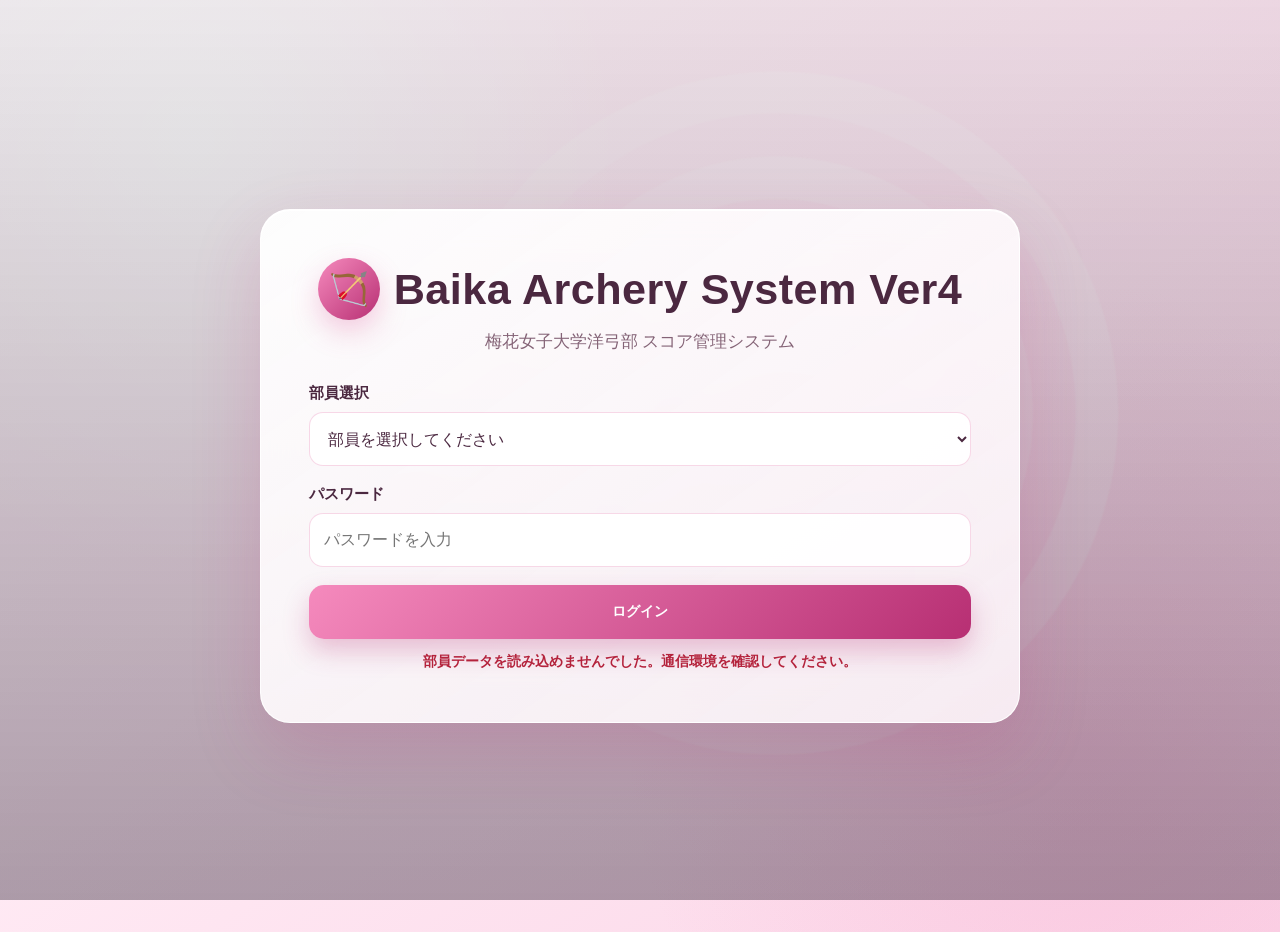
<file: index.html>
<!DOCTYPE html>
<html lang="ja">
<head>
    <meta charset="UTF-8">
    <meta
        name="viewport"
        content="width=device-width, initial-scale=1, viewport-fit=cover"
    >
    <meta name="theme-color" content="#261243">

    <title>Baika Archery System Ver4</title>

    <link rel="stylesheet" href="css/style.css">
    <link rel="stylesheet" href="css/v4-opening.css">
</head>

<body class="v4-opening-page">
    <main class="v4-opening-shell">
        <section class="v4-opening-card">
            <div class="v4-opening-brand">
                <div class="v4-opening-brand-icon" aria-hidden="true">🏹</div>

                <h1 class="v4-opening-title">
                    Baika Archery System Ver4
                </h1>
            </div>

            <p class="v4-opening-subtitle">
                梅花女子大学洋弓部 スコア管理システム
            </p>

            <!-- ログイン前 -->
            <section
                id="v4LoginPanel"
                class="v4-login-panel"
                aria-labelledby="v4LoginHeading"
            >
                <h2 id="v4LoginHeading" class="v4-visually-hidden">
                    ログイン
                </h2>

                <div class="v4-login-form">
                    <div class="v4-login-field">
                        <label for="v4LoginMember">部員選択</label>

                        <select id="v4LoginMember">
                            <option value="">
                                部員データを読み込んでいます
                            </option>
                        </select>
                    </div>

                    <div class="v4-login-field">
                        <label for="v4LoginPassword">パスワード</label>

                        <input
                            id="v4LoginPassword"
                            type="password"
                            inputmode="text"
                            autocomplete="current-password"
                            placeholder="パスワードを入力"
                        >
                    </div>

                    <button
                        id="v4LoginButton"
                        class="v4-login-button"
                        type="button"
                    >
                        ログイン
                    </button>
                </div>
            </section>

            <!-- ログイン後 -->
            <section
                id="v4MenuPanel"
                class="v4-menu-panel"
                hidden
                aria-labelledby="v4MenuHeading"
            >
                <div class="v4-welcome-box">
                    <p class="v4-welcome-label">ログイン中</p>

                    <p class="v4-welcome-member">
                        <span id="v4LoggedInMember"></span>
                    </p>
                </div>

                <h2 id="v4MenuHeading" class="v4-visually-hidden">
                    メインメニュー
                </h2>

                <div class="v4-menu-grid">
                    <a class="v4-menu-link" href="input.html">
                        <span class="v4-menu-icon" aria-hidden="true">📝</span>
                        <span class="v4-menu-label">練習入力</span>
                    </a>

                   <a
                     class="v4-menu-link"
                     href="camera-center.html"
>
                      <span class="v4-menu-icon" aria-hidden="true">📷</span>
                      <span class="v4-menu-label">撮影センター</span>
                   </a>

                    <a class="v4-menu-link" href="analysis.html">
                        <span class="v4-menu-icon" aria-hidden="true">📊</span>
                        <span class="v4-menu-label">分析</span>
                    </a>

                    <a
                        class="v4-menu-link"
                        href="match.html"
                        id="v4MatchMenuLink"
                    >
                        <span class="v4-menu-icon" aria-hidden="true">🏆</span>
                        <span class="v4-menu-label">大会記録</span>
                    </a>
                </div>

                <div class="v4-menu-actions">
                    <button
                        id="v4LogoutButton"
                        class="v4-logout-button"
                        type="button"
                    >
                        ログアウト
                    </button>
                </div>
            </section>

            <p
                id="v4LoginMessage"
                class="v4-login-message"
                role="status"
                aria-live="polite"
            ></p>
        </section>
    </main>

    <script src="js/config.js"></script>
    <script src="js/v4-auth.js"></script>
</body>
</html>
</file>
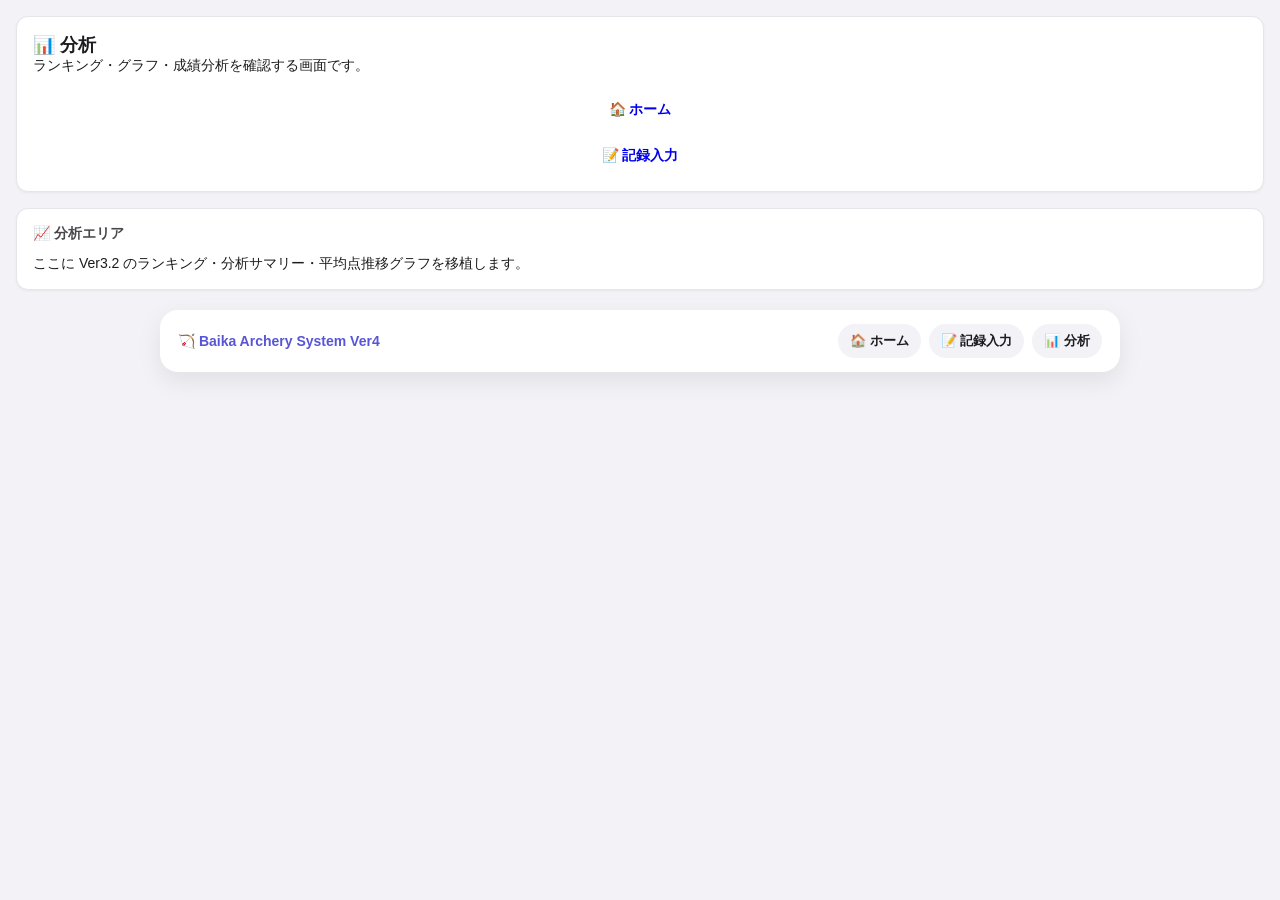
<file: analysis.html>
<!DOCTYPE html>
<html lang="ja">
<head>
    <meta charset="UTF-8">
    <title>分析 - Baika Archery System Ver4</title>
    <link rel="stylesheet" href="../css/style.css">
</head>
<body>
    <div class="app-shell">
        <div class="card">
            <h1>📊 分析</h1>
            <p>ランキング・グラフ・成績分析を確認する画面です。</p>

            <div style="display:flex; gap:8px; flex-wrap:wrap; margin-top:16px;">
                <a class="btn" href="../index.html">🏠 ホーム</a>
                <a class="btn" href="input.html">📝 記録入力</a>
            </div>
        </div>

        <div class="card">
            <div class="card-title">📈 分析エリア</div>
            <p>ここに Ver3.2 のランキング・分析サマリー・平均点推移グラフを移植します。</p>
        </div>
    </div>
</body>
<header class="v4-header">
    <div class="v4-brand">🏹 Baika Archery System Ver4</div>
    <nav class="v4-nav">
        <a href="../index.html">🏠 ホーム</a>
        <a href="input.html">📝 記録入力</a>
        <a href="analysis.html">📊 分析</a>
    </nav>
</header>
</html>
</file>
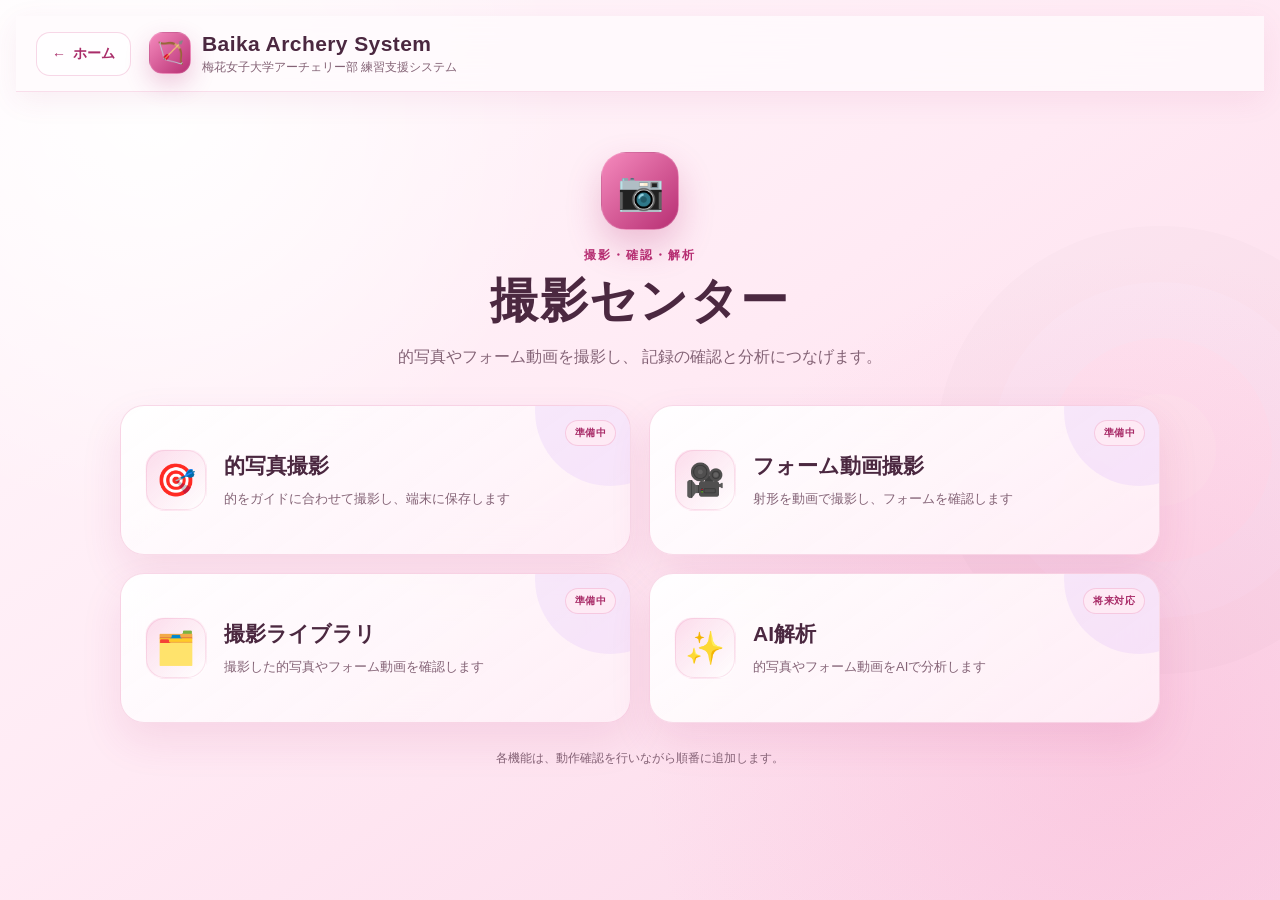
<file: camera-center.html>
<!DOCTYPE html>
<html lang="ja">
<head>
    <meta charset="UTF-8">

    <meta
        name="viewport"
        content="width=device-width, initial-scale=1.0, viewport-fit=cover"
    >

    <meta name="theme-color" content="#24113f">

    <title>撮影センター | Baika Archery System</title>

    <!-- Ver4 共通デザイン -->
    <link rel="stylesheet" href="css/style.css">
    <link rel="stylesheet" href="css/v4.css">

    <!-- 撮影センター専用デザイン -->
    <link rel="stylesheet" href="css/v4-camera-center.css">
</head>

<body class="camera-center-page">

    <!-- 背景の的 -->
    <div class="camera-center-background" aria-hidden="true">
        <div class="camera-center-target">
            <span class="target-ring ring-white"></span>
            <span class="target-ring ring-black"></span>
            <span class="target-ring ring-blue"></span>
            <span class="target-ring ring-red"></span>
            <span class="target-ring ring-gold"></span>
        </div>
    </div>

    <!-- 上部ヘッダー -->
    <header class="camera-center-header">
        <a
            class="camera-center-back-button"
            href="index.html"
            aria-label="ホームへ戻る"
        >
            <span aria-hidden="true">←</span>
            <span>ホーム</span>
        </a>

        <div class="camera-center-header-title">
            <span class="camera-center-header-mark" aria-hidden="true">🏹</span>

            <div>
                <p class="camera-center-system-name">
                    Baika Archery System
                </p>

                <p class="camera-center-system-subtitle">
                    梅花女子大学アーチェリー部 練習支援システム
                </p>
            </div>
        </div>
    </header>

    <!-- メイン画面 -->
    <main class="camera-center-main">

        <!-- タイトル -->
        <section class="camera-center-hero">
            <div class="camera-center-hero-icon" aria-hidden="true">📷</div>

            <p class="camera-center-section-label">
                撮影・確認・解析
            </p>

            <h1>撮影センター</h1>

            <p class="camera-center-description">
                的写真やフォーム動画を撮影し、
                記録の確認と分析につなげます。
            </p>
        </section>

        <!-- 機能メニュー -->
        <section
            class="camera-center-menu"
            aria-label="撮影センターメニュー"
        >

            <!-- 的写真撮影 -->
            <button
                class="camera-center-card camera-center-card-target"
                type="button"
                disabled
            >
                <span class="camera-center-card-icon" aria-hidden="true">
                    🎯
                </span>

                <span class="camera-center-card-body">
                    <span class="camera-center-card-title">
                        的写真撮影
                    </span>

                    <span class="camera-center-card-description">
                        的をガイドに合わせて撮影し、端末に保存します
                    </span>
                </span>

                <span class="camera-center-card-status">
                    準備中
                </span>
            </button>

            <!-- フォーム動画撮影 -->
            <button
                class="camera-center-card camera-center-card-video"
                type="button"
                disabled
            >
                <span class="camera-center-card-icon" aria-hidden="true">
                    🎥
                </span>

                <span class="camera-center-card-body">
                    <span class="camera-center-card-title">
                        フォーム動画撮影
                    </span>

                    <span class="camera-center-card-description">
                        射形を動画で撮影し、フォームを確認します
                    </span>
                </span>

                <span class="camera-center-card-status">
                    準備中
                </span>
            </button>

            <!-- 撮影ライブラリ -->
            <button
                class="camera-center-card camera-center-card-library"
                type="button"
                disabled
            >
                <span class="camera-center-card-icon" aria-hidden="true">
                    🗂️
                </span>

                <span class="camera-center-card-body">
                    <span class="camera-center-card-title">
                        撮影ライブラリ
                    </span>

                    <span class="camera-center-card-description">
                        撮影した的写真やフォーム動画を確認します
                    </span>
                </span>

                <span class="camera-center-card-status">
                    準備中
                </span>
            </button>

            <!-- AI解析 -->
            <button
                class="camera-center-card camera-center-card-ai"
                type="button"
                disabled
            >
                <span class="camera-center-card-icon" aria-hidden="true">
                    ✨
                </span>

                <span class="camera-center-card-body">
                    <span class="camera-center-card-title">
                        AI解析
                    </span>

                    <span class="camera-center-card-description">
                        的写真やフォーム動画をAIで分析します
                    </span>
                </span>

                <span class="camera-center-card-status">
                    将来対応
                </span>
            </button>

        </section>

        <p class="camera-center-notice">
            各機能は、動作確認を行いながら順番に追加します。
        </p>

    </main>

</body>
</html>
</file>
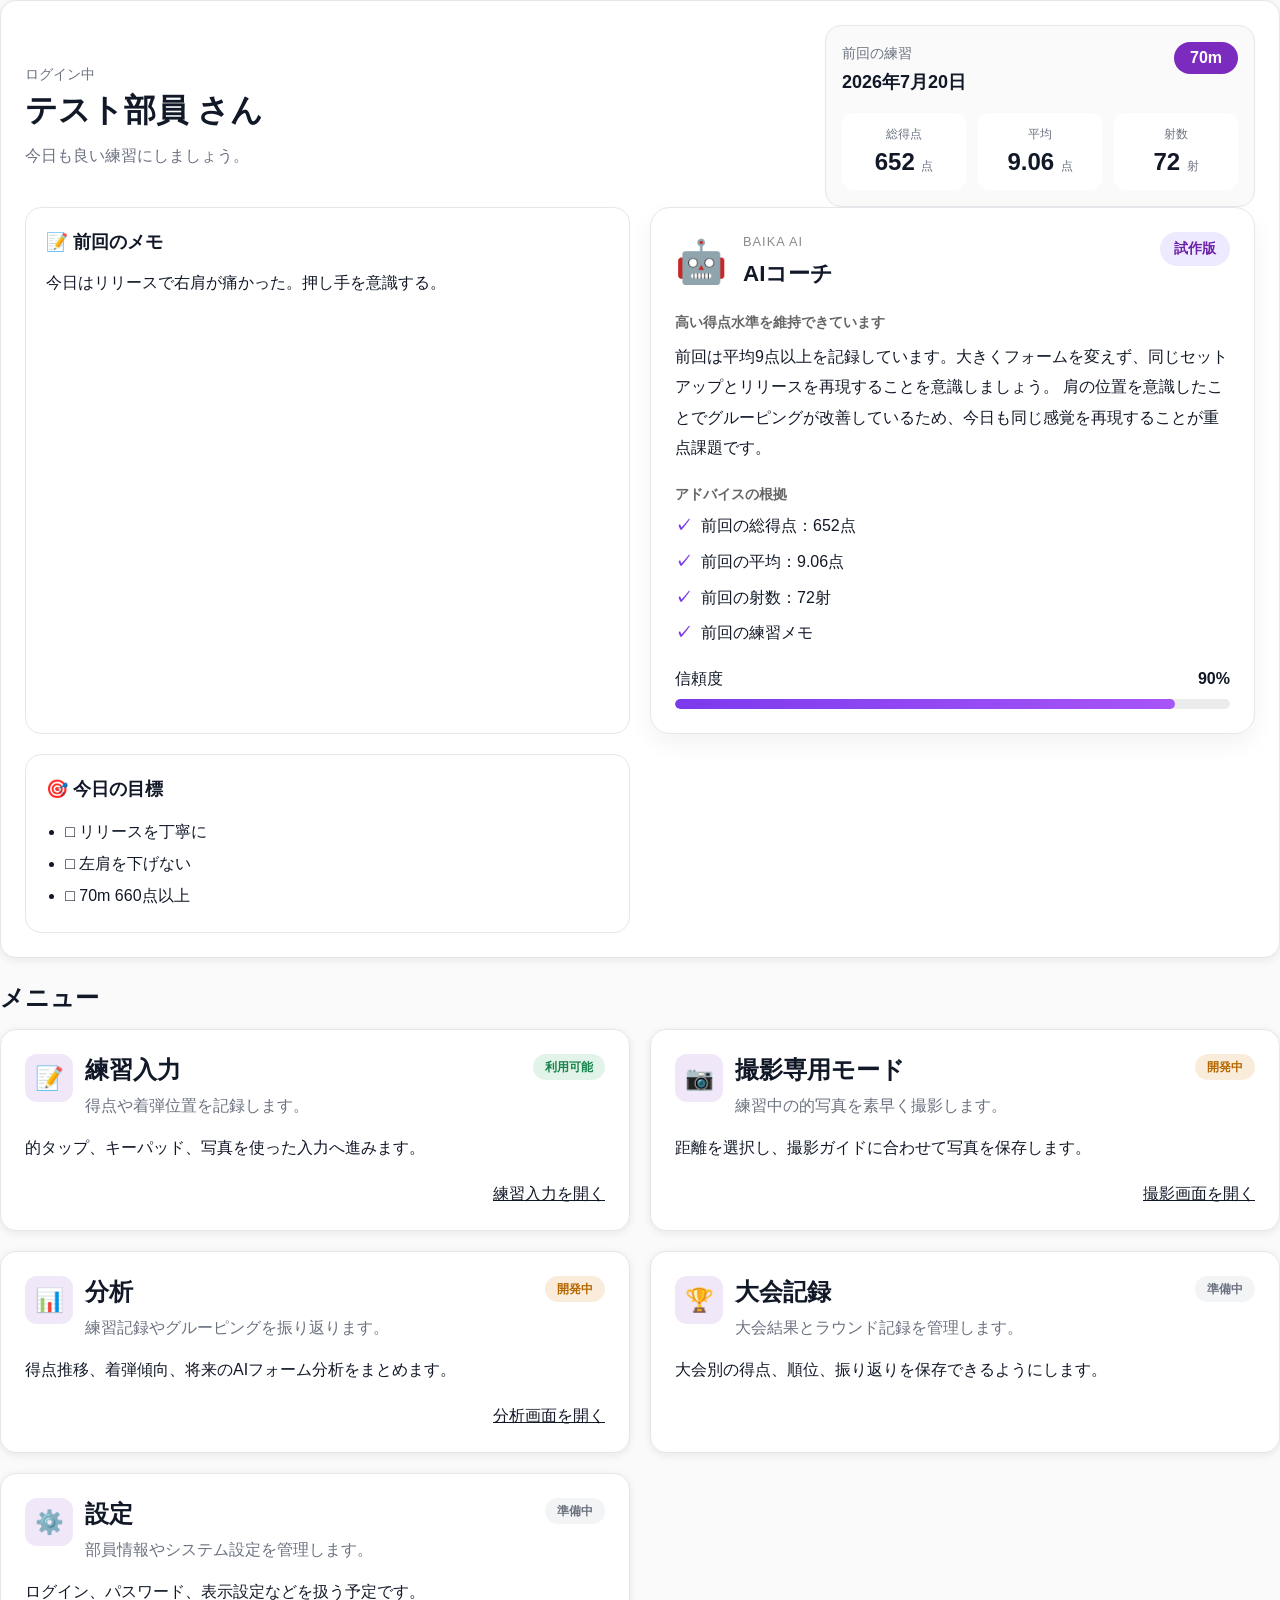
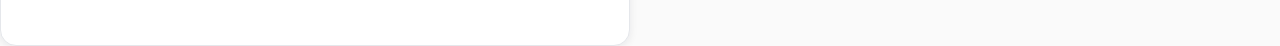
<file: input.html>
<!DOCTYPE html>
<html lang="ja">
 <script src="js/v4-session.js?v=1"></script>
<head>
    <meta charset="UTF-8">
    <meta
        name="viewport"
        content="width=device-width, initial-scale=1.0"
    >

    <title>記録入力 | Baika Archery System Ver4</title>

    <link rel="stylesheet" href="css/style.css">
    <link rel="stylesheet" href="css/v4.css?v=3021">
    <link rel="stylesheet" href="css/v4-landscape.css?v=3022">
    <link rel="stylesheet" href="css/v4-camera.css?v=355b?v=355">
    <link rel="stylesheet" href="css/v4-step59-photo-controls.css?v=591">
    <link rel="stylesheet" href="css/v4-step60-3-landscape-target.css?v=606">
     <link rel="stylesheet" href="css/v4-step60-7-photo-focus.css?v=607">
    <link rel="stylesheet" href="css/v4-step60-8-photo-focus-fix.css?v=608">
    <link rel="stylesheet" href="css/v4-step63-photo-lock.css?v=630">
    <link rel="stylesheet" href="css/v4-step64-pin-adjust.css?v=640">
    <link rel="stylesheet" href="css/v4-step65-mobile-controls.css?v=670">
</head>

<body class="v4-body">

    <header class="v4-header">
        <div class="v4-brand">
            <div class="v4-brand-icon">🏹</div>
            <span>Baika Archery System</span>
        </div>

        <nav class="v4-nav">
            <a href="index.html">🏠 ホーム</a>
            <a href="input.html" class="active">📝 記録入力</a>
            <a href="analysis.html">📊 分析</a>
        </nav>
    </header>

    <main class="v4-main">

        <section class="v4-hero">
            <div class="v4-eyebrow">RECORDING WORKSPACE</div>

            <h1>📝 記録入力</h1>

            <p>
                練習中の操作に集中できる入力専用画面です。
                日付・距離・スコア・着弾位置を、分かりやすく記録できます。
            </p>
        </section>

        <div class="v4-grid">

<section class="v4-card v4-card-full">
    <div class="v4-card-title">
        👤 選手・練習設定
    </div>

    <p class="v4-card-subtitle">
        ログイン中の部員・練習日・距離を確認してください。
    </p>

    <div id="v4PracticeSettings" class="v4-setting-form">

        <div class="v4-form-group v4-member-group">
            <label for="v4LoggedInMember">
                ログイン中の部員
            </label>

            <div
                id="v4LoggedInMember"
                class="v4-member-display"
                role="status"
                aria-live="polite"
            >
                <span class="v4-member-status-icon">👤</span>

                <span id="v4LoggedInMemberName">
                    ログイン情報を確認中
                </span>
            </div>

            <p class="v4-form-note">
                記録はログイン中の本人名で登録されます。
            </p>
        </div>

        <div class="v4-form-group">
            <label for="v4PracticeDate">
                練習日
            </label>

            <input
                type="date"
                id="v4PracticeDate"
                name="practiceDate"
            >
        </div>

        <div class="v4-form-group">
            <label for="v4DistanceSelect">
                距離
            </label>

            <select
                id="v4DistanceSelect"
                name="distance"
            >
                <option value="">
                    距離を選択してください
                </option>
                <option value="18m">18m</option>
                <option value="30m">30m</option>
                <option value="50m">50m</option>
                <option value="60m">60m</option>
                <option value="70m">70m</option>
            </select>
        </div>

    </div>
</section>

<section class="v4-card v4-card-full v4-photo-workspace-card">
    <div class="v4-card-title">
        🎯 写真から着弾位置を転記
    </div>

    <p class="v4-card-subtitle">
        撮影した的の写真を確認しながら、入力用の的へ着弾位置を転記できます。
    </p>

<div class="v4-target-layout">

    <div class="v4-landscape-sticky-stage">
        <!-- 撮影した的の写真 -->
        <div class="v4-target-panel v4-photo-panel">
            <div class="v4-target-panel-title">📷 撮影した的</div>

            <button type="button" id="v4PhotoFullscreenClose" class="v4-photo-fullscreen-close" hidden>↩ 左右表示に戻る</button>

            <p class="v4-photo-description">
                射ち終えた的の写真を選択し、写真を確認しながら着弾位置を入力できます。
            </p>

            <input type="file" id="v4TargetPhotoInput" accept="image/*" class="v4-photo-file-input" hidden>

            <div class="v4-photo-interaction-area">
                <div id="v4TargetPhotoViewer" class="v4-photo-viewer">
                    <div id="v4TargetPhotoEmpty" class="v4-photo-empty">
                        <span class="v4-photo-empty-icon">📷</span>
                        <span>写真が選択されていません</span>
                    </div>
                    <img id="v4TargetPhotoPreview" class="v4-photo-preview" alt="撮影したアーチェリーの的" draggable="false" hidden>
                </div>
            </div>

            <div id="v4PhotoQuickActions" class="v4-photo-quick-actions" aria-label="写真入力の修正操作">
                <button type="button" id="v4TargetPhotoClear" class="v4-photo-clear-button" disabled>写真を閉じる</button>
            </div>

            <div class="v4-camera-launch-area v4-camera-launch-area-bottom">
                <div class="v4-camera-launch-buttons">
                    <button type="button" id="v4OpenCameraButton" class="v4-camera-launch-button">📷 撮影専用モードを開く</button>
                    <button type="button" id="v4OpenPhotoListButton" class="v4-photo-list-button">🗂 写真一覧を開く・選択</button>
                </div>
                <div class="v4-camera-local-status" aria-live="polite">
                    この端末に保存済み：<strong id="v4LocalPhotoCount">0</strong>枚
                </div>
            </div>
        </div>

        <!-- 入力用の的 -->
        <div class="v4-target-panel v4-input-target-panel">
            <div class="v4-target-panel-title">🎯 入力用</div>

            <div class="v4-target-container">
                <svg id="targetSvg" viewBox="0 0 300 300" role="img" aria-label="着弾位置入力用の的"></svg>
            </div>

            <div id="v4TargetScoreSummary" class="v4-target-score-summary" aria-live="polite"></div>
        </div>

        <!-- 入力的の右側に独立配置するピン調整ボタン -->
        <div id="v4PinAdjustPanel" class="v4-pin-adjust-panel v4-pin-adjust-panel-right" aria-label="入力的ピンの微調整">
            <div id="v4PinAdjustStatus" class="v4-pin-adjust-status" aria-live="polite">
                調整するピンを入力的で選択してください
            </div>

            <div class="v4-pin-adjust-grid">
                <button type="button" class="v4-pin-nudge v4-pin-nudge-up" data-pin-nudge data-dx="0" data-dy="-1" aria-label="上へ移動">▲</button>
                <button type="button" class="v4-pin-nudge v4-pin-nudge-left" data-pin-nudge data-dx="-1" data-dy="0" aria-label="左へ移動">◀</button>
                <div class="v4-pin-adjust-center">微調整</div>
                <button type="button" class="v4-pin-nudge v4-pin-nudge-right" data-pin-nudge data-dx="1" data-dy="0" aria-label="右へ移動">▶</button>
                <button type="button" class="v4-pin-nudge v4-pin-nudge-down" data-pin-nudge data-dx="0" data-dy="1" aria-label="下へ移動">▼</button>
            </div>

            <div class="v4-pin-adjust-options">
                <label><input type="radio" name="v4PinAdjustStep" value="0.5" checked> 細かく</label>
                <label><input type="radio" name="v4PinAdjustStep" value="4"> 大きく</label>
                <button type="button" id="v4PinAdjustDone" class="v4-pin-adjust-done">選択解除</button>
            </div>

            <button type="button" id="v4RegisterAdjustedArrows" class="v4-pin-register-button" disabled>💾 現在の着弾を登録</button>
            <div id="v4PinRegisterMessage" class="v4-pin-register-message" aria-live="polite"></div>
        </div>
    </div>

    <!-- グルーピング確認用の的 -->
    <div class="v4-target-panel v4-grouping-panel">
        <div class="v4-target-panel-title">グルーピング確認</div>
        <div class="v4-target-container v4-grouping-container">
            <svg id="groupingTargetSvg" viewBox="0 0 300 300" role="img" aria-label="グルーピング確認用の的"></svg>
        </div>
        <p class="v4-grouping-note">入力済みの着弾位置を全体表示します。</p>
    </div>

</div>

</section>

<section class="v4-card v4-card-half">
    <div class="v4-card-title">
        🔢 現在エンド
    </div>

    <p class="v4-card-subtitle">
        現在入力中の得点を、本数に制限なく入力順で表示します。
    </p>

    <div class="v4-current-end">

        <div
            id="v4ArrowsPreview"
            class="v4-arrows-preview"
            aria-label="現在エンドの入力状況"
        >
            <button
                type="button"
                class="v4-arrow-slot"
                data-arrow-index="0"
                disabled
            >
                <span class="v4-arrow-number">①</span>
                <span class="v4-arrow-score">－</span>
            </button>

            <button
                type="button"
                class="v4-arrow-slot"
                data-arrow-index="1"
                disabled
            >
                <span class="v4-arrow-number">②</span>
                <span class="v4-arrow-score">－</span>
            </button>

            <button
                type="button"
                class="v4-arrow-slot"
                data-arrow-index="2"
                disabled
            >
                <span class="v4-arrow-number">③</span>
                <span class="v4-arrow-score">－</span>
            </button>

            <button
                type="button"
                class="v4-arrow-slot"
                data-arrow-index="3"
                disabled
            >
                <span class="v4-arrow-number">④</span>
                <span class="v4-arrow-score">－</span>
            </button>

            <button
                type="button"
                class="v4-arrow-slot"
                data-arrow-index="4"
                disabled
            >
                <span class="v4-arrow-number">⑤</span>
                <span class="v4-arrow-score">－</span>
            </button>

            <button
                type="button"
                class="v4-arrow-slot"
                data-arrow-index="5"
                disabled
            >
                <span class="v4-arrow-number">⑥</span>
                <span class="v4-arrow-score">－</span>
            </button>
        </div>

        <div class="v4-end-summary">
            <div class="v4-end-stat">
                <span class="v4-end-stat-label">
                    本数
                </span>

                <strong
                    id="v4CurrentArrowCount"
                    class="v4-end-stat-value"
                >
                    0本
                </strong>
            </div>

            <div class="v4-end-stat">
                <span class="v4-end-stat-label">
                    合計
                </span>

                <strong
                    id="v4CurrentArrowTotal"
                    class="v4-end-stat-value v4-end-total"
                >
                    0
                </strong>
            </div>

            <div class="v4-end-stat">
                <span class="v4-end-stat-label">
                    平均
                </span>

                <strong
                    id="v4CurrentArrowAverage"
                    class="v4-end-stat-value"
                >
                    0.0
                </strong>
            </div>
        </div>
        <div class="v4-score-keypad">
    <button
        type="button"
        class="v4-score-key v4-score-yellow"
        onclick="handleScoreKeypadInput('X', 10)"
    >
        X
    </button>

    <button
        type="button"
        class="v4-score-key v4-score-yellow"
        onclick="handleScoreKeypadInput('10', 10)"
    >
        10
    </button>

    <button
        type="button"
        class="v4-score-key v4-score-yellow"
        onclick="handleScoreKeypadInput('9', 9)"
    >
        9
    </button>

    <button
        type="button"
        class="v4-score-key v4-score-red"
        onclick="handleScoreKeypadInput('8', 8)"
    >
        8
    </button>

    <button
        type="button"
        class="v4-score-key v4-score-red"
        onclick="handleScoreKeypadInput('7', 7)"
    >
        7
    </button>

    <button
        type="button"
        class="v4-score-key v4-score-blue"
        onclick="handleScoreKeypadInput('6', 6)"
    >
        6
    </button>

    <button
        type="button"
        class="v4-score-key v4-score-blue"
        onclick="handleScoreKeypadInput('5', 5)"
    >
        5
    </button>

    <button
        type="button"
        class="v4-score-key v4-score-black"
        onclick="handleScoreKeypadInput('4', 4)"
    >
        4
    </button>

    <button
        type="button"
        class="v4-score-key v4-score-black"
        onclick="handleScoreKeypadInput('3', 3)"
    >
        3
    </button>

    <button
        type="button"
        class="v4-score-key v4-score-white"
        onclick="handleScoreKeypadInput('2', 2)"
    >
        2
    </button>

    <button
        type="button"
        class="v4-score-key v4-score-white"
        onclick="handleScoreKeypadInput('1', 1)"
    >
        1
    </button>

    <button
        type="button"
        class="v4-score-key v4-score-miss"
        onclick="handleScoreKeypadInput('M', 0)"
    >
        M
    </button>
</div>

<div class="v4-end-actions">
    <button
        type="button"
        id="v4ClearCurrentEnd"
        class="v4-end-action v4-end-action-clear"
        onclick="clearCurrentEnd()"
    >
        🗑 クリア
    </button>

    <button
        type="button"
        id="v4RegisterCurrentEnd"
        class="v4-end-action v4-end-action-register"
        disabled
    >
        💾 登録
    </button>
</div>

    </div>
</section>

            <section class="v4-card v4-card-half">
                <div class="v4-card-title">
                    📊 本日のリアルタイム統計
                </div>

                <p class="v4-card-subtitle">
                    総射数・6E合計・1射平均を表示します。
                </p>

                <div class="v4-placeholder">
                    <span class="v4-placeholder-icon">📈</span>
                    統計表示を移植予定
                </div>
            </section>

            <section class="v4-card">
                <a href="index.html" class="v4-action">
                    ← ホームへ戻る
                </a>
            </section>

        </div>
    </main>

<script>
    document.addEventListener("DOMContentLoaded", function () {
        setDefaultPracticeDate();
        displayLoggedInMember();
    });

    function setDefaultPracticeDate() {
        const practiceDateInput =
            document.getElementById("v4PracticeDate");

        if (!practiceDateInput || practiceDateInput.value) {
            return;
        }

        const today = new Date();

        const localDate = new Date(
            today.getTime() -
            today.getTimezoneOffset() * 60000
        );

        practiceDateInput.value =
            localDate.toISOString().split("T")[0];
    }

    function displayLoggedInMember() {
        const memberDisplay =
            document.getElementById("v4LoggedInMember");

        const memberNameElement =
            document.getElementById("v4LoggedInMemberName");

        if (!memberDisplay || !memberNameElement) {
            return;
        }

        const memberName =
            getStoredLoggedInMember();

        if (memberName) {
            memberNameElement.textContent = memberName;
            memberDisplay.classList.remove(
                "is-not-logged-in"
            );

            return;
        }

        memberNameElement.textContent =
            "未ログイン";

        memberDisplay.classList.add(
            "is-not-logged-in"
        );
    }

    function getStoredLoggedInMember() {
        if (
            typeof window.loggedInMember === "string" &&
            window.loggedInMember.trim()
        ) {
            return window.loggedInMember.trim();
        }

        const storageKeys = [
            "loggedInMember",
            "currentMember",
            "loginMember"
        ];

        for (const key of storageKeys) {
            const sessionValue =
                sessionStorage.getItem(key);

            const parsedSessionValue =
                parseMemberValue(sessionValue);

            if (parsedSessionValue) {
                return parsedSessionValue;
            }

            const localValue =
                localStorage.getItem(key);

            const parsedLocalValue =
                parseMemberValue(localValue);

            if (parsedLocalValue) {
                return parsedLocalValue;
            }
        }

        return "";
    }

    function parseMemberValue(value) {
        if (!value) {
            return "";
        }

        try {
            const parsedValue = JSON.parse(value);

            if (typeof parsedValue === "string") {
                return parsedValue.trim();
            }

            if (
                parsedValue &&
                typeof parsedValue === "object"
            ) {
                return (
                    parsedValue.memberName ||
                    parsedValue.name ||
                    parsedValue.member ||
                    ""
                ).trim();
            }
        } catch (error) {
            return value.trim();
        }

        return "";
    }
</script>


<div
    id="v4PhotoListModal"
    class="v4-photo-list-modal"
    hidden
    aria-modal="true"
    role="dialog"
    aria-labelledby="v4PhotoListTitle"
>
    <div class="v4-photo-list-shell">
        <header class="v4-photo-list-header">
            <div>
                <div class="v4-photo-list-eyebrow">LOCAL PHOTO LIBRARY</div>
                <h2 id="v4PhotoListTitle">🗂 撮影済み一覧</h2>
                <p>端末内に保存した写真です。写真はクラウドへ送信されません。</p>
            </div>
            <button type="button" id="v4ClosePhotoListButton" class="v4-photo-list-close" aria-label="一覧を閉じる">×</button>
        </header>

        <div class="v4-photo-list-summary">
            <span>全 <strong id="v4PhotoListTotal">0</strong> 枚</span>
            <span>未入力 <strong id="v4PhotoListPending">0</strong> 枚</span>
        </div>

        <div id="v4PhotoListEmpty" class="v4-photo-list-empty" hidden>
            <span>📷</span>
            <strong>撮影済み写真はありません</strong>
            <small>撮影専用モードで写真を撮ると、ここに表示されます。</small>
        </div>

        <div id="v4PhotoListGrid" class="v4-photo-list-grid" aria-live="polite"></div>
    </div>
</div>

<div
    id="v4PhotoPreviewModal"
    class="v4-photo-preview-modal"
    hidden
    aria-modal="true"
    role="dialog"
    aria-label="撮影写真の確認"
>
    <div class="v4-photo-preview-shell">
        <button type="button" id="v4ClosePhotoPreviewButton" class="v4-photo-preview-close" aria-label="写真を閉じる">×</button>

        <div id="v4PhotoAnalysisStage" class="v4-photo-analysis-stage">
            <div id="v4PhotoZoomContent" class="v4-photo-zoom-content">
                <img id="v4SavedPhotoPreview" alt="端末内に保存された的写真" draggable="false">
            </div>
            <div class="v4-photo-zoom-controls" aria-label="写真の拡大操作">
                <button type="button" id="v4PhotoZoomOutButton" aria-label="縮小">−</button>
                <button type="button" id="v4PhotoZoomResetButton" aria-label="基準倍率210パーセントへ戻す">100%</button>
                <button type="button" id="v4PhotoZoomInButton" aria-label="拡大">＋</button>
            </div>
            <div class="v4-photo-zoom-hint">2本指で拡大・1本指で移動</div>
        </div>

        <div class="v4-photo-preview-meta">
            <strong id="v4SavedPhotoTitle">End</strong>
            <span id="v4SavedPhotoDetails"></span>
        </div>
        </div>
    </div>
</div>

<div
    id="v4CameraModal"
    class="v4-camera-modal"
    hidden
    role="dialog"
    aria-modal="true"
    aria-labelledby="v4CameraTitle"
>
    <div class="v4-camera-shell">
        <div class="v4-camera-header">
            <div>
                <div id="v4CameraTitle" class="v4-camera-title">📷 撮影専用モード</div>
                <div class="v4-camera-help">的の外周を円形ガイドに合わせて撮影してください。</div>
            </div>
            <button type="button" id="v4CloseCameraButton" class="v4-camera-close" aria-label="撮影画面を閉じる">×</button>
        </div>

        <div id="v4CameraStage" class="v4-camera-stage">
            <video id="v4CameraVideo" class="v4-camera-video" autoplay muted playsinline></video>
            <div id="v4CameraFlash" class="v4-camera-flash" aria-hidden="true"></div>
            <div class="v4-camera-guide" aria-hidden="true">
                <div class="v4-camera-guide-circle"></div>
                <div class="v4-camera-guide-horizontal"></div>
                <div class="v4-camera-guide-vertical"></div>
                <div class="v4-camera-guide-center"></div>
            </div>

            <div class="v4-camera-overlay-top">
                <div class="v4-camera-info">
                    <span>今回：<strong id="v4CameraSessionCount">0</strong>枚</span>
                    <span>端末内：<strong id="v4CameraTotalCount">0</strong>枚</span>
                </div>
            </div>

            <div id="v4CameraMessage" class="v4-camera-message">カメラを準備しています…</div>

            <div class="v4-camera-overlay-bottom">
                <button type="button" id="v4DeleteLastCaptureButton" class="v4-camera-secondary" disabled>↩ 削除</button>
                <button type="button" id="v4CaptureButton" class="v4-camera-capture" disabled aria-label="撮影する"><span></span></button>
                <button type="button" id="v4FinishCameraButton" class="v4-camera-secondary">撮影終了</button>
            </div>
        </div>

        <p class="v4-camera-storage-note">写真はクラウドへ送信せず、このブラウザの端末内保存領域にのみ保存します。</p>
        <canvas id="v4CameraCanvas" hidden></canvas>
    </div>
</div>

<script src="js/v4-input.js?v=671"></script>
<script src="js/v4-photo-engine.js?v=630"></script>
<script src="js/v4-layout.js?v=29b4"></script>
<script src="js/v4-target-engine.js?v=670"></script>
<script src="js/v4-arrow-detector.js?v=354a"></script>
<script src="js/v4-photo-ui.js?v=630"></script>
<script src="js/v4-camera.js?v=55"></script>
</body>
</html>
</file>
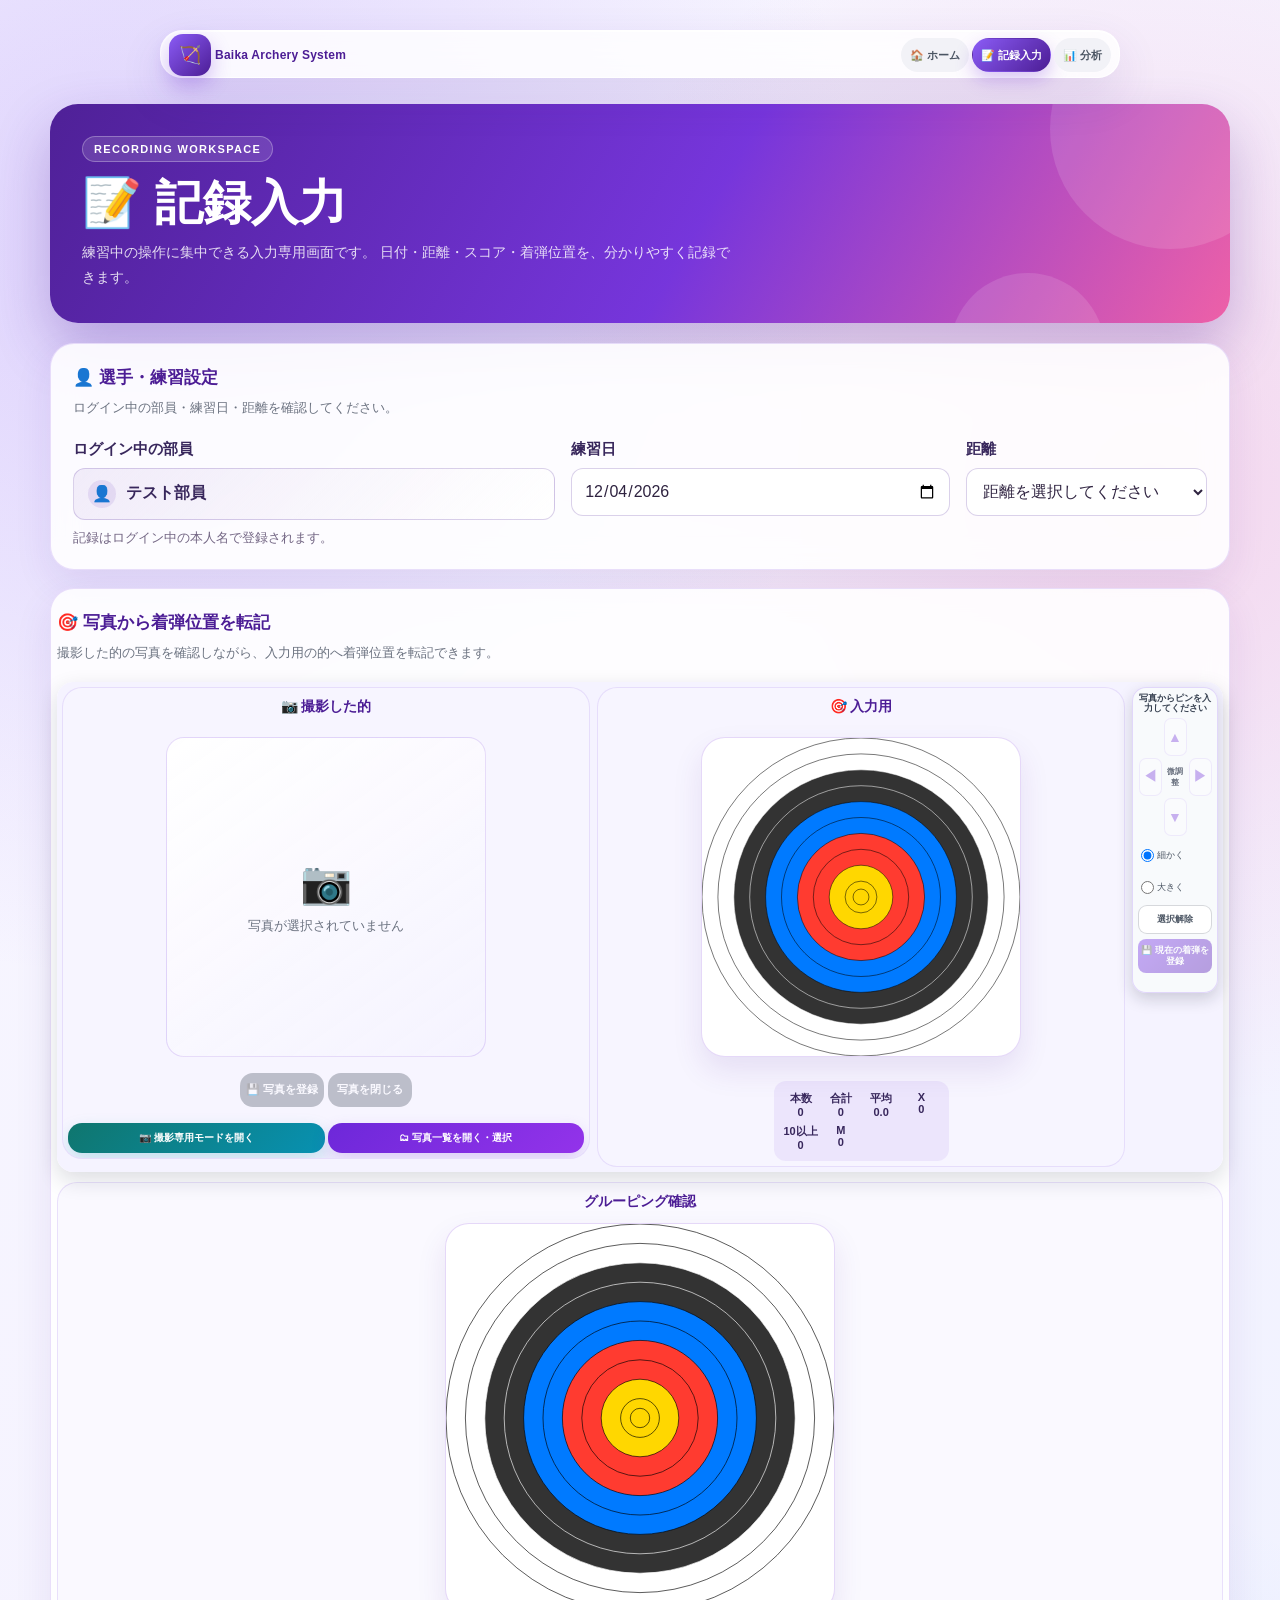
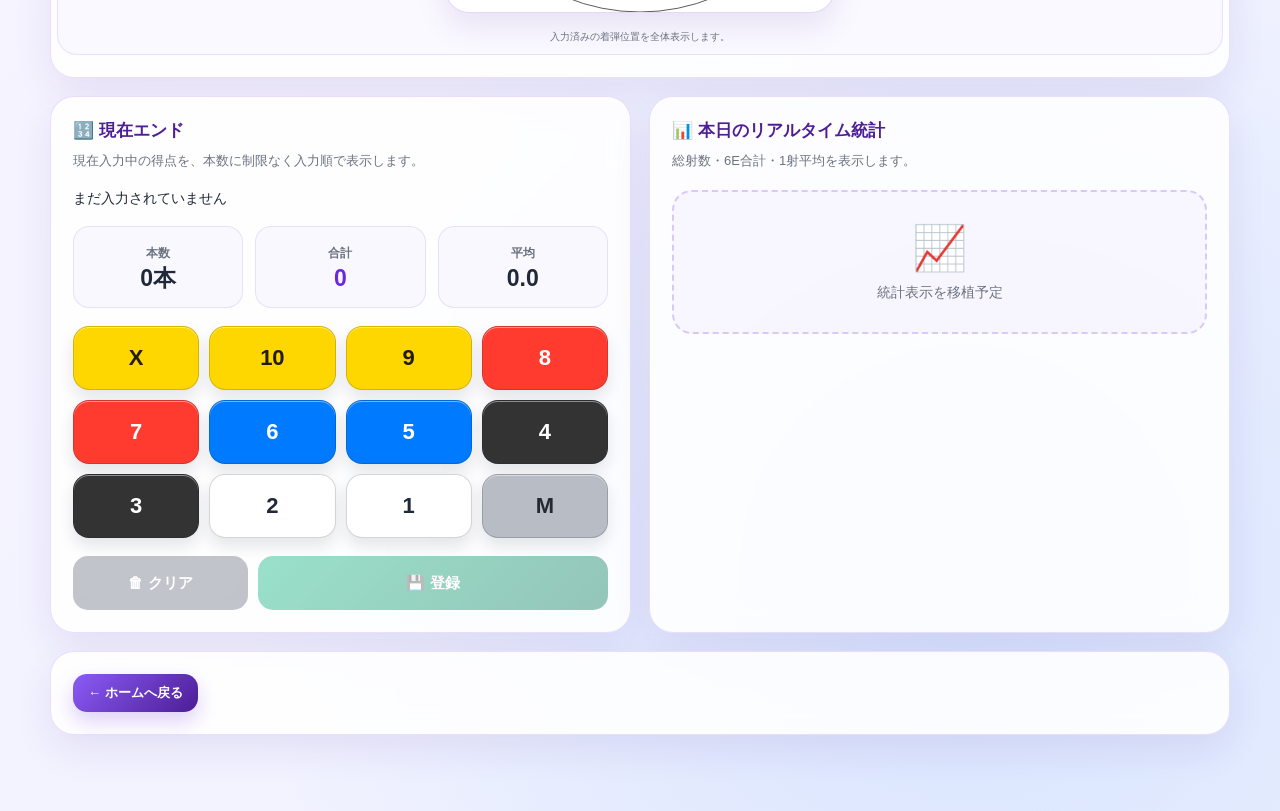
<file: practice.html>
<!DOCTYPE html>
<html lang="ja">
<script src="js/v4-session.js?v=3"></script>
<head>
    <meta charset="UTF-8">
    <meta
        name="viewport"
        content="width=device-width, initial-scale=1.0"
    >

    <title>記録入力 | Baika Archery System Ver4</title>

    <link rel="stylesheet" href="css/style.css">
    <link rel="stylesheet" href="css/v4.css?v=3021">
    <link rel="stylesheet" href="css/v4-landscape.css?v=3022">
    <link rel="stylesheet" href="css/v4-camera.css?v=355b?v=355">
    <link rel="stylesheet" href="css/v4-step59-photo-controls.css?v=591">
    <link rel="stylesheet" href="css/v4-step60-3-landscape-target.css?v=606">
     <link rel="stylesheet" href="css/v4-step60-7-photo-focus.css?v=607">
    <link rel="stylesheet" href="css/v4-step60-8-photo-focus-fix.css?v=608">
    <link rel="stylesheet" href="css/v4-step63-photo-lock.css?v=630">
    <link rel="stylesheet" href="css/v4-step64-pin-adjust.css?v=640">
    <link rel="stylesheet" href="css/v4-step65-mobile-controls.css?v=670">
</head>

<body class="v4-body">

    <header class="v4-header">
        <div class="v4-brand">
            <div class="v4-brand-icon">🏹</div>
            <span>Baika Archery System</span>
        </div>

        <nav class="v4-nav">
            <a href="project-zero-home.html">🏠 ホーム</a>
            <a href="input.html" class="active">📝 記録入力</a>
            <a href="analysis.html">📊 分析</a>
        </nav>
    </header>

    <main class="v4-main">

        <section class="v4-hero">
            <div class="v4-eyebrow">RECORDING WORKSPACE</div>

            <h1>📝 記録入力</h1>

            <p>
                練習中の操作に集中できる入力専用画面です。
                日付・距離・スコア・着弾位置を、分かりやすく記録できます。
            </p>
        </section>

        <div class="v4-grid">

<section class="v4-card v4-card-full">
    <div class="v4-card-title">
        👤 選手・練習設定
    </div>

    <p class="v4-card-subtitle">
        ログイン中の部員・練習日・距離を確認してください。
    </p>

    <div id="v4PracticeSettings" class="v4-setting-form">

        <div class="v4-form-group v4-member-group">
            <label for="v4LoggedInMember">
                ログイン中の部員
            </label>

            <div
                id="v4LoggedInMember"
                class="v4-member-display"
                role="status"
                aria-live="polite"
            >
                <span class="v4-member-status-icon">👤</span>

                <span id="v4LoggedInMemberName">
                    ログイン情報を確認中
                </span>
            </div>

            <p class="v4-form-note">
                記録はログイン中の本人名で登録されます。
            </p>
        </div>

        <div class="v4-form-group">
            <label for="v4PracticeDate">
                練習日
            </label>

            <input
                type="date"
                id="v4PracticeDate"
                name="practiceDate"
            >
        </div>

        <div class="v4-form-group">
            <label for="v4DistanceSelect">
                距離
            </label>

            <select
                id="v4DistanceSelect"
                name="distance"
            >
                <option value="">
                    距離を選択してください
                </option>
                <option value="18m">18m</option>
                <option value="30m">30m</option>
                <option value="50m">50m</option>
                <option value="60m">60m</option>
                <option value="70m">70m</option>
            </select>
        </div>

    </div>
</section>

<section class="v4-card v4-card-full v4-photo-workspace-card">
    <div class="v4-card-title">
        🎯 写真から着弾位置を転記
    </div>

    <p class="v4-card-subtitle">
        撮影した的の写真を確認しながら、入力用の的へ着弾位置を転記できます。
    </p>

<div class="v4-target-layout">

    <div class="v4-landscape-sticky-stage">
        <!-- 撮影した的の写真 -->
        <div class="v4-target-panel v4-photo-panel">
            <div class="v4-target-panel-title">📷 撮影した的</div>

            <button type="button" id="v4PhotoFullscreenClose" class="v4-photo-fullscreen-close" hidden>↩ 左右表示に戻る</button>

            <p class="v4-photo-description">
                射ち終えた的の写真を選択し、写真を確認しながら着弾位置を入力できます。
            </p>

            <input type="file" id="v4TargetPhotoInput" accept="image/*" class="v4-photo-file-input" hidden>

            <div class="v4-photo-interaction-area">
                <div id="v4TargetPhotoViewer" class="v4-photo-viewer">
                    <div id="v4TargetPhotoEmpty" class="v4-photo-empty">
                        <span class="v4-photo-empty-icon">📷</span>
                        <span>写真が選択されていません</span>
                    </div>
                    <img id="v4TargetPhotoPreview" class="v4-photo-preview" alt="撮影したアーチェリーの的" draggable="false" hidden>
                </div>
            </div>

            <div id="v4PhotoQuickActions" class="v4-photo-quick-actions" aria-label="写真入力の修正操作">
                <button type="button" id="v4TargetPhotoClear" class="v4-photo-clear-button" disabled>写真を閉じる</button>
            </div>

            <div class="v4-camera-launch-area v4-camera-launch-area-bottom">
                <div class="v4-camera-launch-buttons">
                    <button type="button" id="v4OpenCameraButton" class="v4-camera-launch-button">📷 撮影専用モードを開く</button>
                    <button type="button" id="v4OpenPhotoListButton" class="v4-photo-list-button">🗂 写真一覧を開く・選択</button>
                </div>
                <div class="v4-camera-local-status" aria-live="polite">
                    この端末に保存済み：<strong id="v4LocalPhotoCount">0</strong>枚
                </div>
            </div>
        </div>

        <!-- 入力用の的 -->
        <div class="v4-target-panel v4-input-target-panel">
            <div class="v4-target-panel-title">🎯 入力用</div>

            <div class="v4-target-container">
                <svg id="targetSvg" viewBox="0 0 300 300" role="img" aria-label="着弾位置入力用の的"></svg>
            </div>

            <div id="v4TargetScoreSummary" class="v4-target-score-summary" aria-live="polite"></div>
        </div>

        <!-- 入力的の右側に独立配置するピン調整ボタン -->
        <div id="v4PinAdjustPanel" class="v4-pin-adjust-panel v4-pin-adjust-panel-right" aria-label="入力的ピンの微調整">
            <div id="v4PinAdjustStatus" class="v4-pin-adjust-status" aria-live="polite">
                調整するピンを入力的で選択してください
            </div>

            <div class="v4-pin-adjust-grid">
                <button type="button" class="v4-pin-nudge v4-pin-nudge-up" data-pin-nudge data-dx="0" data-dy="-1" aria-label="上へ移動">▲</button>
                <button type="button" class="v4-pin-nudge v4-pin-nudge-left" data-pin-nudge data-dx="-1" data-dy="0" aria-label="左へ移動">◀</button>
                <div class="v4-pin-adjust-center">微調整</div>
                <button type="button" class="v4-pin-nudge v4-pin-nudge-right" data-pin-nudge data-dx="1" data-dy="0" aria-label="右へ移動">▶</button>
                <button type="button" class="v4-pin-nudge v4-pin-nudge-down" data-pin-nudge data-dx="0" data-dy="1" aria-label="下へ移動">▼</button>
            </div>

            <div class="v4-pin-adjust-options">
                <label><input type="radio" name="v4PinAdjustStep" value="0.5" checked> 細かく</label>
                <label><input type="radio" name="v4PinAdjustStep" value="4"> 大きく</label>
                <button type="button" id="v4PinAdjustDone" class="v4-pin-adjust-done">選択解除</button>
            </div>

            <button type="button" id="v4RegisterAdjustedArrows" class="v4-pin-register-button" disabled>💾 現在の着弾を登録</button>
            <div id="v4PinRegisterMessage" class="v4-pin-register-message" aria-live="polite"></div>
        </div>
    </div>

    <!-- グルーピング確認用の的 -->
    <div class="v4-target-panel v4-grouping-panel">
        <div class="v4-target-panel-title">グルーピング確認</div>
        <div class="v4-target-container v4-grouping-container">
            <svg id="groupingTargetSvg" viewBox="0 0 300 300" role="img" aria-label="グルーピング確認用の的"></svg>
        </div>
        <p class="v4-grouping-note">入力済みの着弾位置を全体表示します。</p>
    </div>

</div>

</section>

<section class="v4-card v4-card-half">
    <div class="v4-card-title">
        🔢 現在エンド
    </div>

    <p class="v4-card-subtitle">
        現在入力中の得点を、本数に制限なく入力順で表示します。
    </p>

    <div class="v4-current-end">

        <div
            id="v4ArrowsPreview"
            class="v4-arrows-preview"
            aria-label="現在エンドの入力状況"
        >
            <button
                type="button"
                class="v4-arrow-slot"
                data-arrow-index="0"
                disabled
            >
                <span class="v4-arrow-number">①</span>
                <span class="v4-arrow-score">－</span>
            </button>

            <button
                type="button"
                class="v4-arrow-slot"
                data-arrow-index="1"
                disabled
            >
                <span class="v4-arrow-number">②</span>
                <span class="v4-arrow-score">－</span>
            </button>

            <button
                type="button"
                class="v4-arrow-slot"
                data-arrow-index="2"
                disabled
            >
                <span class="v4-arrow-number">③</span>
                <span class="v4-arrow-score">－</span>
            </button>

            <button
                type="button"
                class="v4-arrow-slot"
                data-arrow-index="3"
                disabled
            >
                <span class="v4-arrow-number">④</span>
                <span class="v4-arrow-score">－</span>
            </button>

            <button
                type="button"
                class="v4-arrow-slot"
                data-arrow-index="4"
                disabled
            >
                <span class="v4-arrow-number">⑤</span>
                <span class="v4-arrow-score">－</span>
            </button>

            <button
                type="button"
                class="v4-arrow-slot"
                data-arrow-index="5"
                disabled
            >
                <span class="v4-arrow-number">⑥</span>
                <span class="v4-arrow-score">－</span>
            </button>
        </div>

        <div class="v4-end-summary">
            <div class="v4-end-stat">
                <span class="v4-end-stat-label">
                    本数
                </span>

                <strong
                    id="v4CurrentArrowCount"
                    class="v4-end-stat-value"
                >
                    0本
                </strong>
            </div>

            <div class="v4-end-stat">
                <span class="v4-end-stat-label">
                    合計
                </span>

                <strong
                    id="v4CurrentArrowTotal"
                    class="v4-end-stat-value v4-end-total"
                >
                    0
                </strong>
            </div>

            <div class="v4-end-stat">
                <span class="v4-end-stat-label">
                    平均
                </span>

                <strong
                    id="v4CurrentArrowAverage"
                    class="v4-end-stat-value"
                >
                    0.0
                </strong>
            </div>
        </div>
        <div class="v4-score-keypad">
    <button
        type="button"
        class="v4-score-key v4-score-yellow"
        onclick="handleScoreKeypadInput('X', 10)"
    >
        X
    </button>

    <button
        type="button"
        class="v4-score-key v4-score-yellow"
        onclick="handleScoreKeypadInput('10', 10)"
    >
        10
    </button>

    <button
        type="button"
        class="v4-score-key v4-score-yellow"
        onclick="handleScoreKeypadInput('9', 9)"
    >
        9
    </button>

    <button
        type="button"
        class="v4-score-key v4-score-red"
        onclick="handleScoreKeypadInput('8', 8)"
    >
        8
    </button>

    <button
        type="button"
        class="v4-score-key v4-score-red"
        onclick="handleScoreKeypadInput('7', 7)"
    >
        7
    </button>

    <button
        type="button"
        class="v4-score-key v4-score-blue"
        onclick="handleScoreKeypadInput('6', 6)"
    >
        6
    </button>

    <button
        type="button"
        class="v4-score-key v4-score-blue"
        onclick="handleScoreKeypadInput('5', 5)"
    >
        5
    </button>

    <button
        type="button"
        class="v4-score-key v4-score-black"
        onclick="handleScoreKeypadInput('4', 4)"
    >
        4
    </button>

    <button
        type="button"
        class="v4-score-key v4-score-black"
        onclick="handleScoreKeypadInput('3', 3)"
    >
        3
    </button>

    <button
        type="button"
        class="v4-score-key v4-score-white"
        onclick="handleScoreKeypadInput('2', 2)"
    >
        2
    </button>

    <button
        type="button"
        class="v4-score-key v4-score-white"
        onclick="handleScoreKeypadInput('1', 1)"
    >
        1
    </button>

    <button
        type="button"
        class="v4-score-key v4-score-miss"
        onclick="handleScoreKeypadInput('M', 0)"
    >
        M
    </button>
</div>

<div class="v4-end-actions">
    <button
        type="button"
        id="v4ClearCurrentEnd"
        class="v4-end-action v4-end-action-clear"
        onclick="clearCurrentEnd()"
    >
        🗑 クリア
    </button>

    <button
        type="button"
        id="v4RegisterCurrentEnd"
        class="v4-end-action v4-end-action-register"
        disabled
    >
        💾 登録
    </button>
</div>

    </div>
</section>

            <section class="v4-card v4-card-half">
                <div class="v4-card-title">
                    📊 本日のリアルタイム統計
                </div>

                <p class="v4-card-subtitle">
                    総射数・6E合計・1射平均を表示します。
                </p>

                <div class="v4-placeholder">
                    <span class="v4-placeholder-icon">📈</span>
                    統計表示を移植予定
                </div>
            </section>

            <section class="v4-card">
                <a href="project-zero-home.html" class="v4-action">
                    ← ホームへ戻る
                </a>
            </section>

        </div>
    </main>

<script>
    document.addEventListener("DOMContentLoaded", function () {
        setDefaultPracticeDate();
        displayLoggedInMember();
    });

    function setDefaultPracticeDate() {
        const practiceDateInput =
            document.getElementById("v4PracticeDate");

        if (!practiceDateInput || practiceDateInput.value) {
            return;
        }

        const today = new Date();

        const localDate = new Date(
            today.getTime() -
            today.getTimezoneOffset() * 60000
        );

        practiceDateInput.value =
            localDate.toISOString().split("T")[0];
    }

    function displayLoggedInMember() {
        const memberDisplay =
            document.getElementById("v4LoggedInMember");

        const memberNameElement =
            document.getElementById("v4LoggedInMemberName");

        if (!memberDisplay || !memberNameElement) {
            return;
        }

        const memberName =
            getStoredLoggedInMember();

        if (memberName) {
            memberNameElement.textContent = memberName;
            memberDisplay.classList.remove(
                "is-not-logged-in"
            );

            return;
        }

        memberNameElement.textContent =
            "未ログイン";

        memberDisplay.classList.add(
            "is-not-logged-in"
        );
    }

    function getStoredLoggedInMember() {

        if (
    window.V4Session &&
    typeof window.V4Session.getLoggedInMember === "function"
    ) {
    const member = window.V4Session.getLoggedInMember();

    if (member) {
        return member;
    }
    }

        if (
            typeof window.loggedInMember === "string" &&
            window.loggedInMember.trim()
        ) {
            return window.loggedInMember.trim();
        }

        const storageKeys = [
            "loggedInMember",
            "currentMember",
            "loginMember"
        ];

        for (const key of storageKeys) {
            const sessionValue =
                sessionStorage.getItem(key);

            const parsedSessionValue =
                parseMemberValue(sessionValue);

            if (parsedSessionValue) {
                return parsedSessionValue;
            }

            const localValue =
                localStorage.getItem(key);

            const parsedLocalValue =
                parseMemberValue(localValue);

            if (parsedLocalValue) {
                return parsedLocalValue;
            }
        }

        return "";
    }

    function parseMemberValue(value) {
        if (!value) {
            return "";
        }

        try {
            const parsedValue = JSON.parse(value);

            if (typeof parsedValue === "string") {
                return parsedValue.trim();
            }

            if (
                parsedValue &&
                typeof parsedValue === "object"
            ) {
                return (
                    parsedValue.memberName ||
                    parsedValue.name ||
                    parsedValue.member ||
                    ""
                ).trim();
            }
        } catch (error) {
            return value.trim();
        }

        return "";
    }
</script>


<div
    id="v4PhotoListModal"
    class="v4-photo-list-modal"
    hidden
    aria-modal="true"
    role="dialog"
    aria-labelledby="v4PhotoListTitle"
>
    <div class="v4-photo-list-shell">
        <header class="v4-photo-list-header">
            <div>
                <div class="v4-photo-list-eyebrow">LOCAL PHOTO LIBRARY</div>
                <h2 id="v4PhotoListTitle">🗂 撮影済み一覧</h2>
                <p>端末内に保存した写真です。写真はクラウドへ送信されません。</p>
            </div>
            <button type="button" id="v4ClosePhotoListButton" class="v4-photo-list-close" aria-label="一覧を閉じる">×</button>
        </header>

        <div class="v4-photo-list-summary">
            <span>全 <strong id="v4PhotoListTotal">0</strong> 枚</span>
            <span>未入力 <strong id="v4PhotoListPending">0</strong> 枚</span>
        </div>

        <div id="v4PhotoListEmpty" class="v4-photo-list-empty" hidden>
            <span>📷</span>
            <strong>撮影済み写真はありません</strong>
            <small>撮影専用モードで写真を撮ると、ここに表示されます。</small>
        </div>

        <div id="v4PhotoListGrid" class="v4-photo-list-grid" aria-live="polite"></div>
    </div>
</div>

<div
    id="v4PhotoPreviewModal"
    class="v4-photo-preview-modal"
    hidden
    aria-modal="true"
    role="dialog"
    aria-label="撮影写真の確認"
>
    <div class="v4-photo-preview-shell">
        <button type="button" id="v4ClosePhotoPreviewButton" class="v4-photo-preview-close" aria-label="写真を閉じる">×</button>

        <div id="v4PhotoAnalysisStage" class="v4-photo-analysis-stage">
            <div id="v4PhotoZoomContent" class="v4-photo-zoom-content">
                <img id="v4SavedPhotoPreview" alt="端末内に保存された的写真" draggable="false">
            </div>
            <div class="v4-photo-zoom-controls" aria-label="写真の拡大操作">
                <button type="button" id="v4PhotoZoomOutButton" aria-label="縮小">−</button>
                <button type="button" id="v4PhotoZoomResetButton" aria-label="基準倍率210パーセントへ戻す">100%</button>
                <button type="button" id="v4PhotoZoomInButton" aria-label="拡大">＋</button>
            </div>
            <div class="v4-photo-zoom-hint">2本指で拡大・1本指で移動</div>
        </div>

        <div class="v4-photo-preview-meta">
            <strong id="v4SavedPhotoTitle">End</strong>
            <span id="v4SavedPhotoDetails"></span>
        </div>
        </div>
    </div>
</div>

<div
    id="v4CameraModal"
    class="v4-camera-modal"
    hidden
    role="dialog"
    aria-modal="true"
    aria-labelledby="v4CameraTitle"
>
    <div class="v4-camera-shell">
        <div class="v4-camera-header">
            <div>
                <div id="v4CameraTitle" class="v4-camera-title">📷 撮影専用モード</div>
                <div class="v4-camera-help">的の外周を円形ガイドに合わせて撮影してください。</div>
            </div>
            <button type="button" id="v4CloseCameraButton" class="v4-camera-close" aria-label="撮影画面を閉じる">×</button>
        </div>

        <div id="v4CameraStage" class="v4-camera-stage">
            <video id="v4CameraVideo" class="v4-camera-video" autoplay muted playsinline></video>
            <div id="v4CameraFlash" class="v4-camera-flash" aria-hidden="true"></div>
            <div class="v4-camera-guide" aria-hidden="true">
                <div class="v4-camera-guide-circle"></div>
                <div class="v4-camera-guide-horizontal"></div>
                <div class="v4-camera-guide-vertical"></div>
                <div class="v4-camera-guide-center"></div>
            </div>

            <div class="v4-camera-overlay-top">
                <div class="v4-camera-info">
                    <span>今回：<strong id="v4CameraSessionCount">0</strong>枚</span>
                    <span>端末内：<strong id="v4CameraTotalCount">0</strong>枚</span>
                </div>
            </div>

            <div id="v4CameraMessage" class="v4-camera-message">カメラを準備しています…</div>

            <div class="v4-camera-overlay-bottom">
                <button type="button" id="v4DeleteLastCaptureButton" class="v4-camera-secondary" disabled>↩ 削除</button>
                <button type="button" id="v4CaptureButton" class="v4-camera-capture" disabled aria-label="撮影する"><span></span></button>
                <button type="button" id="v4FinishCameraButton" class="v4-camera-secondary">撮影終了</button>
            </div>
        </div>

        <p class="v4-camera-storage-note">写真はクラウドへ送信せず、このブラウザの端末内保存領域にのみ保存します。</p>
        <canvas id="v4CameraCanvas" hidden></canvas>
    </div>
</div>

<script src="js/core/state.js"></script>
<script src="js/v4-input.js?v=671"></script>
<script src="js/v4-photo-engine.js?v=630"></script>
<script src="js/v4-layout.js?v=29b4"></script>
<script src="js/v4-target-engine.js?v=670"></script>
<script src="js/v4-arrow-detector.js?v=354a"></script>
<script src="js/v4-photo-ui.js?v=630"></script>
<script src="js/v4-camera.js?v=55"></script>
</body>
</html>
</file>
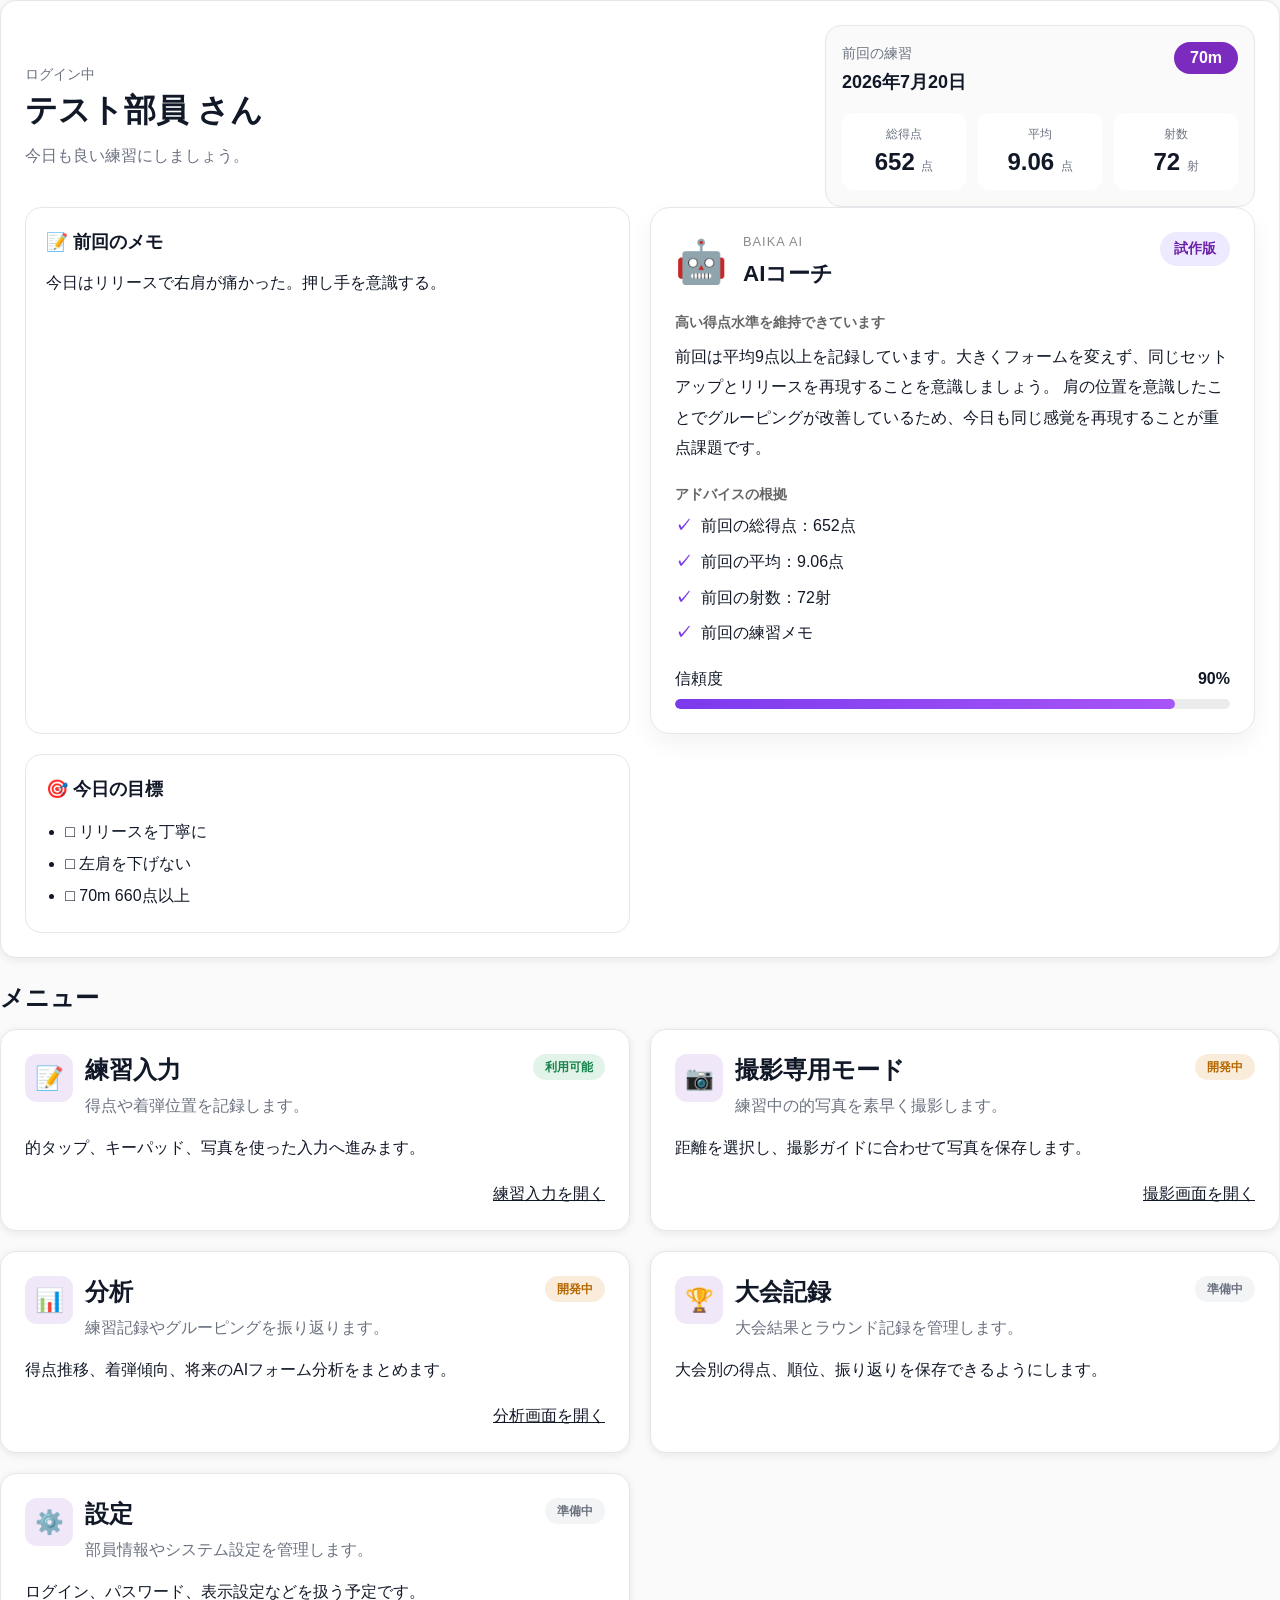
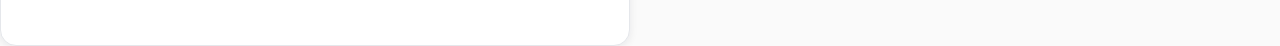
<file: project-zero-home.html>
<!DOCTYPE html>
<html lang="ja">
<head>

<meta charset="UTF-8">

<meta
name="viewport"
content="width=device-width, initial-scale=1.0">

<title>
Baika Archery System
</title>

<link rel="stylesheet" href="css/foundation/tokens.css">
<link rel="stylesheet" href="css/foundation/base.css">
<link rel="stylesheet" href="css/components/header.css">
<link rel="stylesheet" href="css/components/page-header.css">
<link rel="stylesheet" href="css/components/card.css">
<link rel="stylesheet" href="./css/components/ai-coach.css">
<link rel="stylesheet" href="css/pages/home.css">
</head>

<body>

<div class="bas-app">

<div id="app-header"></div>

<main class="bas-app__main">

<div id="page-header"></div>

<div class="bas-home">

<section class="bas-card">

<div class="bas-home__welcome">

<div class="bas-home__user">

<p class="bas-home__label">

ログイン中

</p>

<h2
    id="homeUserName"
    class="bas-home__name"
>
    ゲストユーザー
</h2>

<p class="bas-home__message">

今日も良い練習にしましょう。

</p>

</div>

<div class="bas-home__last-practice">

<div class="bas-home__last-practice-header">

    <div>
        <p class="bas-home__last-practice-label">
            前回の練習
        </p>

        <p
            id="homeLastPracticeDate"
            class="bas-home__last-practice-date"
        >
            2026年7月20日
        </p>
    </div>

    <span
        id="homeLastPracticeDistance"
        class="bas-home__distance-badge"
    >
        70m
    </span>

</div>

    <div class="bas-home__stats">

        <div class="bas-home__stat">

            <span class="bas-home__stat-label">
                総得点
            </span>

            <strong
                id="homeLastPracticeScore"
                class="bas-home__stat-value"
            >
                652
            </strong>

            <span class="bas-home__stat-unit">
                点
            </span>

        </div>

        <div class="bas-home__stat">

            <span class="bas-home__stat-label">
                平均
            </span>

            <strong
                id="homeLastPracticeAverage"
                class="bas-home__stat-value"
            >
                9.06
            </strong>

            <span class="bas-home__stat-unit">
                点
            </span>

        </div>

        <div class="bas-home__stat">

            <span class="bas-home__stat-label">
                射数
            </span>

            <strong
                id="homeLastPracticeArrowCount"
                class="bas-home__stat-value"
            >
                72
            </strong>

            <span class="bas-home__stat-unit">
                射
            </span>

        </div>

    </div>

</div>

</div>

<section class="bas-home__dashboard">

    <div class="bas-home__dashboard-card">

        <h3 class="bas-home__dashboard-title">
            📝 前回のメモ
        </h3>

        <p
            id="homeLastMemo"
            class="bas-home__dashboard-text"
        >
            クリックで力みが出た。
            後半は肩の位置を意識するとグルーピングが改善した。
        </p>

    </div>

    <section class="bas-home-section">
    <div id="home-ai-coach"></div>
    </section>

    <div class="bas-home__dashboard-card">

        <h3 class="bas-home__dashboard-title">
            🎯 今日の目標
        </h3>

        <ul
            id="homeTodayGoals"
            class="bas-home__goal-list"
        >

            <li>□ リリースを丁寧に</li>

            <li>□ 左肩を下げない</li>

            <li>□ 70m 660点以上</li>

        </ul>

    </div>

</section>

</section>

<section class="bas-home__section">

<h2 class="bas-home__section-title">

メニュー

</h2>

<div
id="homeFeatureCards"
class="bas-home__grid">

</div>

</section>

</div>

</main>

</div>

<script src="js/core/state.js"></script>
<script src="js/components/header.js"></script>
<script src="js/components/page-header.js"></script>
<script src="js/components/card.js"></script>
<script src="js/components/ai-coach.js"></script>
<script src="js/pages/home.js"></script>

<script>
    document.addEventListener("DOMContentLoaded", function () {
        if (
            window.BAS_HOME &&
            typeof window.BAS_HOME.initialize === "function"
        ) {
            window.BAS_HOME.initialize();
        }
    });
</script>

</body>
</html>
</file>
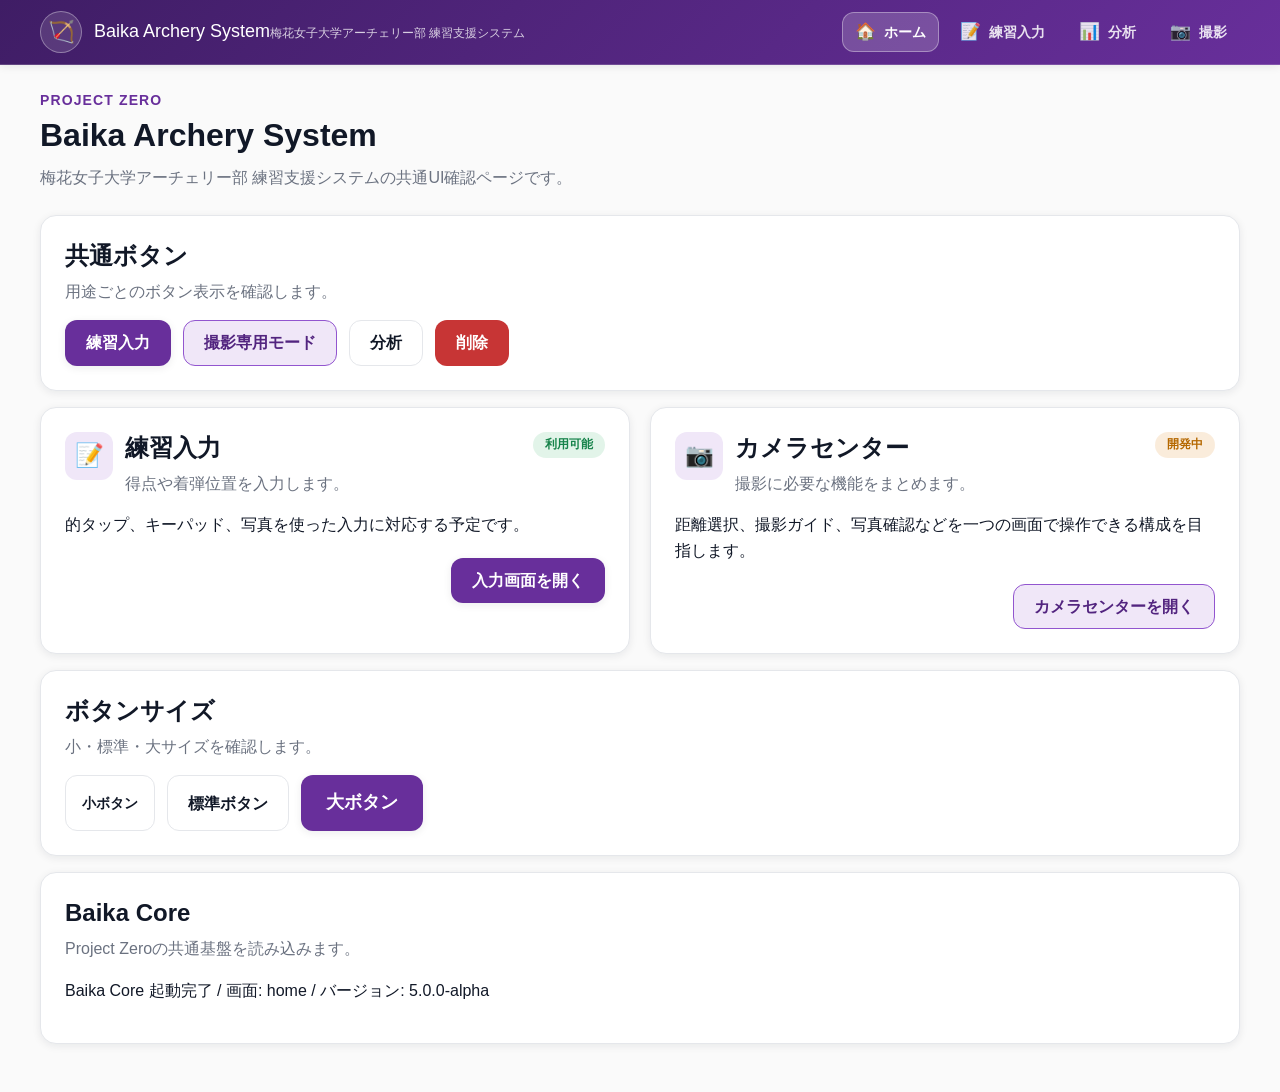
<file: project-zero-ui.html>
<!DOCTYPE html>
<html lang="ja">
<head>
    <meta charset="UTF-8">

    <meta
        name="viewport"
        content="width=device-width, initial-scale=1.0"
    >

    <title>
        Project Zero UI確認 | Baika Archery System
    </title>

    <link
        rel="stylesheet"
        href="css/foundation/tokens.css"
    >

    <link
        rel="stylesheet"
        href="css/foundation/base.css"
    >

    <link
        rel="stylesheet"
        href="css/layouts/app-layout.css"
    >

    <link
        rel="stylesheet"
        href="css/components/button.css"
    >

    <link
        rel="stylesheet"
        href="css/components/card.css"
    >

    <link
        rel="stylesheet"
        href="css/components/header.css"
    >
</head>

<body>
    <div class="bas-app">
       <div id="app-header"></div>

        <main class="bas-app__main">
            <div id="page-header"></div>

            <div class="bas-stack">
                <section class="bas-card">
                    <div class="bas-card__header">
                        <div>
                            <h2 class="bas-card__title">
                                共通ボタン
                            </h2>

                            <p class="bas-card__description">
                                用途ごとのボタン表示を確認します。
                            </p>
                        </div>
                    </div>

                    <div class="bas-card__body">
                        <div class="bas-actions">
                            <button
                                class="bas-button bas-button--primary"
                                type="button"
                            >
                                練習入力
                            </button>

                            <button
                                class="bas-button bas-button--secondary"
                                type="button"
                            >
                                撮影専用モード
                            </button>

                            <button
                                class="bas-button bas-button--outline"
                                type="button"
                            >
                                分析
                            </button>

                            <button
                                class="bas-button bas-button--danger"
                                type="button"
                            >
                                削除
                            </button>
                        </div>
                    </div>
                </section>

                <section
                    id="featureCards"
                    class="bas-grid bas-grid--2"
                ></section>

                <section class="bas-card">
                    <div class="bas-card__header">
                        <div>
                            <h2 class="bas-card__title">
                                ボタンサイズ
                            </h2>

                            <p class="bas-card__description">
                                小・標準・大サイズを確認します。
                            </p>
                        </div>
                    </div>

                    <div class="bas-card__body">
                        <div class="bas-actions">
                            <button
                                class="
                                    bas-button
                                    bas-button--outline
                                    bas-button--small
                                "
                                type="button"
                            >
                                小ボタン
                            </button>

                            <button
                                class="bas-button bas-button--outline"
                                type="button"
                            >
                                標準ボタン
                            </button>

                            <button
                                class="
                                    bas-button
                                    bas-button--primary
                                    bas-button--large
                                "
                                type="button"
                            >
                                大ボタン
                            </button>
                        </div>
                    </div>
                </section>

                <section class="bas-card">
                    <div class="bas-card__header">
                        <div>
                            <h2 class="bas-card__title">
                                Baika Core
                            </h2>

                            <p class="bas-card__description">
                                Project Zeroの共通基盤を読み込みます。
                            </p>
                        </div>
                    </div>

                    <div class="bas-card__body">
                        <p id="coreStatus">
                            Baika Coreを確認しています。
                        </p>
                    </div>
                </section>
            </div>
        </main>
    </div>

    <script src="js/core/config.js"></script>
    <script src="js/core/state.js"></script>
    <script src="js/core/router.js"></script>
    <script src="js/components/header.js"></script>
    <script src="js/components/page-header.js"></script>
    <script src="js/components/card.js"></script>
    <script src="js/core/app.js"></script>
    <script>
        window.addEventListener("baika:ready", function (event) {
            BAS_HEADER.render({
                currentRoute: event.detail.route
            });

            BAS_PAGE_HEADER.render({
                eyebrow: "Project Zero",
                title: "Baika Archery System",
                description:
                    "梅花女子大学アーチェリー部 " +
                    "練習支援システムの共通UI確認ページです。"
            });

            BAS_CARD.renderAll({
                targetId: "featureCards",

                cards: [
    {
        icon: "📝",

        title: "練習入力",

        description:
            "得点や着弾位置を入力します。",

        body:
            "的タップ、キーパッド、写真を使った入力に対応する予定です。",

        status: {
            label: "利用可能",
            type: "ready"
        },

        interactive: true,

        actions: [
            {
                label: "入力画面を開く",
                href: "input.html",
                className:
                    "bas-button--primary"
            }
        ]
    },

    {
        icon: "📷",

        title: "カメラセンター",

        description:
            "撮影に必要な機能をまとめます。",

        body:
            "距離選択、撮影ガイド、写真確認などを一つの画面で操作できる構成を目指します。",

        status: {
            label: "開発中",
            type: "development"
        },

        interactive: true,

        actions: [
            {
                label:
                    "カメラセンターを開く",
                href:
                    "camera-center.html",
                className:
                    "bas-button--secondary"
            }
        ]
    }
]
});

            const statusElement =
                document.getElementById("coreStatus");

            if (!statusElement) {
                return;
            }

            statusElement.textContent =
                "Baika Core 起動完了 / " +
                "画面: " +
                event.detail.route +
                " / バージョン: " +
                event.detail.version;
        });
    </script>
</body>
</html>
</file>
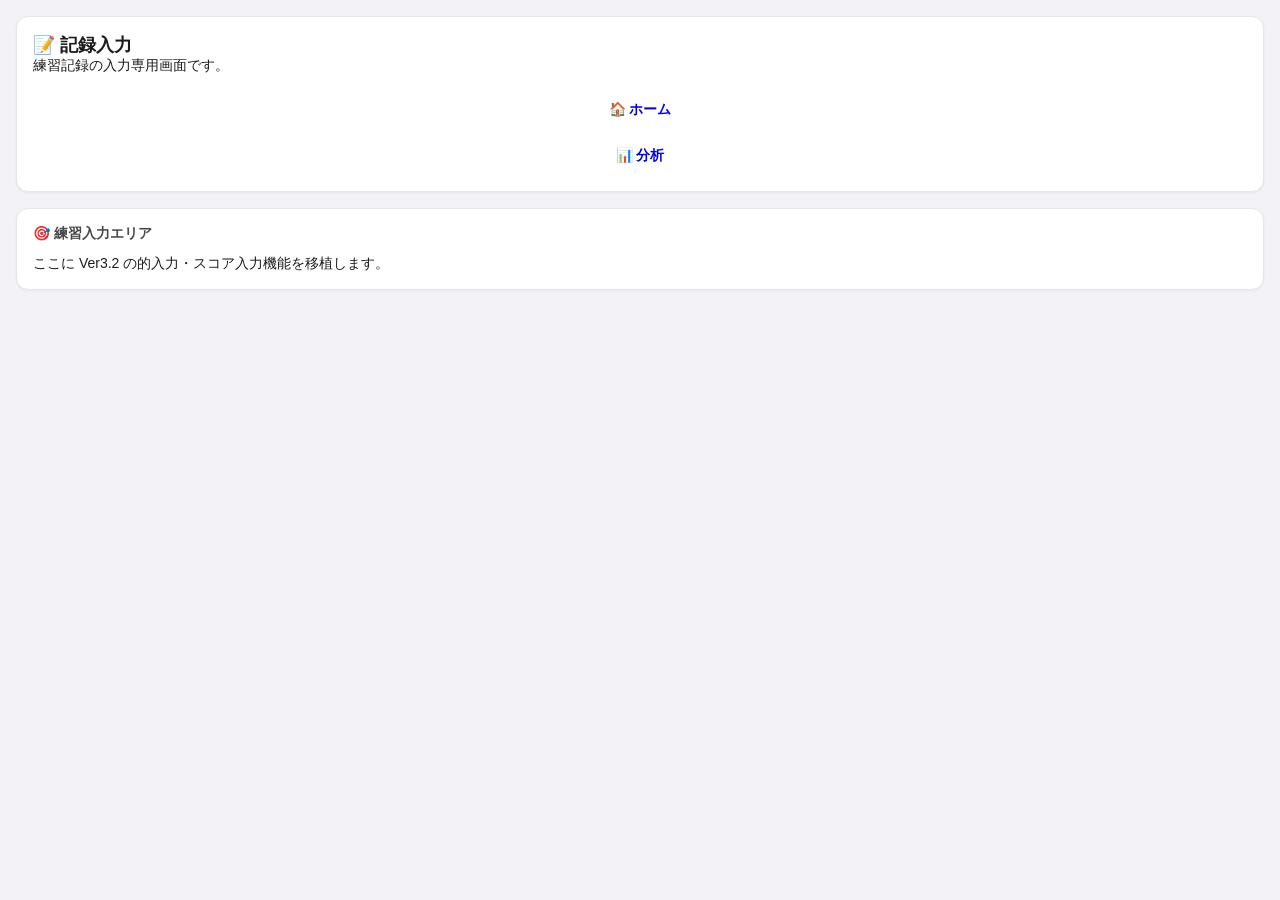
<file: pages/input.html>
<!DOCTYPE html>
<html lang="ja">
<head>
    <meta charset="UTF-8">
    <title>記録入力 - Baika Archery System Ver4</title>
    <link rel="stylesheet" href="../css/style.css">
</head>
<body>
    <div class="app-shell">
        <div class="card">
            <h1>📝 記録入力</h1>
            <p>練習記録の入力専用画面です。</p>

            <div style="display:flex; gap:8px; flex-wrap:wrap; margin-top:16px;">
                <a class="btn" href="../index.html">🏠 ホーム</a>
                <a class="btn" href="analysis.html">📊 分析</a>
            </div>
        </div>

        <div class="card">
            <div class="card-title">🎯 練習入力エリア</div>
            <p>ここに Ver3.2 の的入力・スコア入力機能を移植します。</p>
        </div>
    </div>
</body>
</html>
</file>
<file: css/style.css>
:root {
            --bg-color: #f2f2f7;
            --card-color: #ffffff;
            --text-color: #1c1c1e;
            --border-color: #e5e5ea;
            --accent-blue: #007aff;
            --accent-green: #34c759;
            --accent-orange: #ff9500;
            --accent-pink: #ff007f;
            --accent-purple: #5856d6;
            --danger-color: #ff3b30;
        }

        * { box-sizing: border-box; margin: 0; padding: 0; font-family: -apple-system, BlinkMacSystemFont, "Segoe UI", Roboto, Helvetica, Arial, sans-serif; }
        body { background-color: var(--bg-color); color: var(--text-color); padding: 16px; font-size: 14px; }
        
        header { display: flex; justify-content: space-between; align-items: center; margin-bottom: 16px; padding-bottom: 12px; border-bottom: 1px solid var(--border-color); flex-wrap: wrap; gap: 12px; }
        h1 { font-size: 18px; font-weight: 600; }
        
        .header-controls { display: flex; align-items: center; gap: 12px; flex-wrap: wrap; }
        .member-select-wrapper { display: flex; align-items: center; gap: 6px; font-weight: bold; }
        .member-dropdown { padding: 6px 12px; border-radius: 8px; border: 1px solid var(--border-color); background: #fff; font-size: 14px; font-weight: bold; outline: none; cursor: pointer; }

        .mode-selector { display: flex; gap: 8px; }
        .mode-btn { border: none; padding: 8px 16px; border-radius: 20px; font-weight: bold; cursor: pointer; transition: 0.2s; background: #e5e5ea; color: #3a3a3c; }
        .mode-btn.active-practice { background-color: var(--accent-blue); color: #fff; }
        .mode-btn.active-match { background-color: var(--accent-orange); color: #fff; }

        .layout-grid { display: grid; grid-template-columns: 1fr; gap: 16px; }
        @media (min-width: 1024px) {
            .layout-grid { grid-template-columns: 320px 1fr; }
            .upper-layout-grid { display: grid; grid-template-columns: 1fr 1fr; gap: 16px; }
        }

        .card { background-color: var(--card-color); border-radius: 12px; padding: 16px; box-shadow: 0 1px 3px rgba(0,0,0,0.05); border: 1px solid var(--border-color); margin-bottom: 16px; }
        .card-title { font-size: 14px; font-weight: 600; margin-bottom: 12px; display: flex; align-items: center; gap: 6px; color: #48484a; }

        .cal-header { display: flex; justify-content: space-between; align-items: center; margin-bottom: 8px; }
        .cal-grid { display: grid; grid-template-columns: repeat(7, 1fr); gap: 4px; text-align: center; }
        .cal-day-label { font-size: 11px; color: #8e8e93; padding: 4px 0; }
        .cal-cell { padding: 8px 0; border-radius: 8px; cursor: pointer; font-size: 13px; font-weight: 500; position: relative; }
        .cal-cell:hover { background-color: #f2f2f7; }
        .cal-cell.selected { background-color: var(--text-color) !important; color: #fff !important; }
        .cal-cell.has-data::after { content: "●"; position: absolute; bottom: 1px; left: 50%; transform: translateX(-50%); font-size: 8px; color: var(--accent-green); }
        .cal-cell.empty { pointer-events: none; opacity: 0.2; }

        .form-group { margin-bottom: 10px; }
        .form-group label { display: block; font-size: 12px; color: #8e8e93; margin-bottom: 4px; }
        .form-control { width: 100%; border: 1px solid var(--border-color); border-radius: 8px; padding: 8px; font-size: 13px; background: #f2f2f7; outline: none; }
        .form-control:focus { border-color: var(--accent-blue); background: #fff; }
        .form-control:disabled { opacity: 0.6; cursor: not-allowed; }

        .target-container, .scatter-container { display: flex; justify-content: center; align-items: center; margin-bottom: 16px; overflow: hidden; border-radius: 8px; background: #fafafa; border: 1px solid var(--border-color); height: 320px; position: relative; width: 100%; }
        #targetSvg, #analyticsScatterSvg { width: 300px; height: 300px; }
        #targetSvg { cursor: crosshair; }
        #targetSvg.readonly-target { cursor: not-allowed; opacity: 0.6; pointer-events: none; }
        
        .keypad { display: grid; grid-template-columns: repeat(4, 1fr); gap: 6px; }
        .key-btn { border: 1px solid var(--border-color); padding: 10px; border-radius: 8px; font-weight: bold; font-size: 14px; cursor: pointer; text-align: center; background: #fff; }
        .key-btn:active { opacity: 0.7; }
        .key-btn:disabled { opacity: 0.3; cursor: not-allowed; }

        .arrows-preview-row { display: flex; gap: 6px; min-height: 36px; align-items: center; margin-bottom: 12px; background: #f2f2f7; padding: 6px; border-radius: 8px; overflow-x: auto; }
        .arrow-badge { width: 26px; height: 26px; border-radius: 50%; display: flex; justify-content: center; align-items: center; font-size: 11px; font-weight: bold; box-shadow: 0 1px 2px rgba(0,0,0,0.1); flex-shrink: 0; color: #000; }
        
        .stats-summary-grid { display: grid; grid-template-columns: repeat(3, 1fr); gap: 8px; text-align: center; margin-bottom: 12px; }
        .stat-box { background: #f8f8fa; padding: 8px; border-radius: 8px; border: 1px solid var(--border-color); }
        .stat-box.highlight-box { background: #eef7ff; border-color: #a2cfff; }
        .stat-val { font-size: 18px; font-weight: bold; margin-top: 2px; }

        .btn { width: 100%; border: none; padding: 10px; border-radius: 8px; font-weight: bold; font-size: 14px; cursor: pointer; text-align: center; display: inline-block; transition: 0.2s; text-decoration: none; }
        .btn-primary { background-color: var(--accent-blue); color: #fff; }
        .btn-success { background-color: var(--accent-green); color: #fff; }
        .btn-danger { background-color: var(--danger-color); color: #fff; }
        .btn:disabled { opacity: 0.3; cursor: not-allowed; background-color: #d1d1d6 !important; color: #8e8e93 !important; }

        .table-responsive { width: 100%; overflow-x: auto; margin-top: 8px; border-radius: 8px; border: 1px solid var(--border-color); }
        table { width: 100%; border-collapse: collapse; text-align: center; background: #fff; min-width: 1100px; table-layout: fixed; }
        th, td { padding: 8px 4px; border-bottom: 1px solid var(--border-color); border-right: 1px solid var(--border-color); font-size: 12px; overflow: hidden; white-space: nowrap; }
        th { background-color: #f2f2f7; color: #48484a; font-weight: 600; }
        .section-total { background-color: #f5faff; font-weight: bold; }
        .row-grandtotal { background-color: #ffeccf; font-weight: bold; }
        
        .cell-input { width: 100%; border: none; text-align: center; padding: 4px; background: transparent; font-size: 12px; font-weight: 500; -moz-appearance: textfield; }
        .cell-input::-webkit-outer-spin-button,
        .cell-input::-webkit-inner-spin-button { -webkit-appearance: none; margin: 0; }
        .cell-input:focus { background: #e8f0fe; outline: none; border-radius: 4px; }
        .cell-input:disabled { color: #1c1c1e; background: transparent; cursor: default; font-weight: bold; }
        
        .player-input { text-align: left; font-weight: bold; border: 1px solid transparent; border-radius: 4px; padding: 2px 4px; }
        .player-input:focus { border-color: var(--accent-blue); background: #fff; }
        .cat-input { color: #666; border: 1px solid transparent; text-align: center; }

        .charts-container { display: grid; grid-template-columns: 1fr; gap: 16px; margin-bottom: 16px; }
        @media (min-width: 768px) { .charts-container { grid-template-columns: 1fr 1fr; } }
        
        .chart-wrapper { height: 320px; position: relative; display: flex; justify-content: center; align-items: center; width: 100%; }

        .cloud-loader { position: fixed; top: 16px; right: 16px; background: rgba(0,0,0,0.8); color: #fff; padding: 8px 16px; border-radius: 20px; font-size: 12px; display: none; align-items: center; gap: 8px; z-index: 9999; }
        .spinner { width: 14px; height: 14px; border: 2px solid #fff; border-top-color: transparent; border-radius: 50%; animation: spin 0.8s linear infinite; }
        @keyframes spin { to { transform: rotate(360deg); } }

        #openingOverlay { position: fixed; top: 0; left: 0; width: 100vw; height: 100vh; background: radial-gradient(circle at center, #1c2430 0%, #0b0e14 100%); color: #fff; display: flex; flex-direction: column; justify-content: center; align-items: center; z-index: 10000; transition: opacity 0.4s ease; overflow-y: auto; padding: 20px; }
        #openingOverlay.dismissed { opacity: 0; pointer-events: none; }
        .bg-target-graphic { position: absolute; width: 500px; height: 500px; opacity: 0.08; pointer-events: none; z-index: 1; }
        .opening-content { position: relative; z-index: 2; text-align: center; display: flex; flex-direction: column; align-items: center; width: 100%; max-width: 420px; }
        .opening-title { font-size: 26px; font-weight: 800; margin-bottom: 4px; letter-spacing: 4px; }
        .opening-subtitle { font-size: 14px; color: #ffd700; font-weight: 700; letter-spacing: 6px; margin-bottom: 24px; }
        .opening-card { background: rgba(255,255,255,0.08); border: 1px solid rgba(255,255,255,0.1); padding: 20px; border-radius: 16px; width: 100%; margin-bottom: 20px; backdrop-filter: blur(8px); }
        .opening-card-title { font-size: 13px; color: #ffd700; font-weight: bold; margin-bottom: 12px; border-bottom: 1px solid rgba(255,215,0,0.2); padding-bottom: 4px; text-align: left;}
        .opening-form-group { width: 100%; margin-bottom: 12px; }
        .opening-form-group label { display: block; font-size: 11px; color: #aaa; margin-bottom: 4px; text-align: left; }
        .opening-dropdown { width: 100%; padding: 12px; border-radius: 8px; border: 1px solid rgba(255,215,0,0.4); background: rgba(0,0,0,0.3); color: #fff; font-size: 16px; font-weight: bold; outline: none; text-align-last: center; }
        .opening-dropdown option { color: #000; background: #fff; }
        .opening-input { width:100%; background: rgba(255,255,255,0.1); border: 1px solid rgba(255,255,255,0.2); border-radius: 8px; padding: 10px; color: #fff; font-size: 14px; outline: none; }
        .input-row-group { display: flex; gap: 8px; width: 100%; }
        .sub-action-btn { flex: 1; border: none; color: #fff; padding: 10px; border-radius: 8px; cursor: pointer; font-size: 13px; font-weight: bold; }
        .enter-btn { background: linear-gradient(135deg, #ffd700 0%, #cca100 100%); color: #0b0e14; border: none; padding: 14px 50px; font-size: 16px; font-weight: bold; border-radius: 30px; cursor: pointer; box-shadow: 0 6px 20px rgba(255,215,0,0.3); width: 100%; margin-top: 16px; font-weight: bold; }
        
        .badge-date { display: inline-block; background: #e5e5ea; padding: 4px 10px; border-radius: 12px; font-weight: bold; font-size: 13px; margin-bottom: 12px; }
        .btn-delete-row { background-color: var(--danger-color); color: white; border: none; padding: 4px 8px; border-radius: 4px; cursor: pointer; font-weight: bold; font-size: 11px; }
        .btn-delete-row:disabled { opacity: 0.3; background-color: #d1d1d6; color: #8e8e93; cursor: not-allowed; }
        
        .readonly-banner { display: none; background-color: #ffeccf; color: #b76e00; padding: 8px 12px; border-radius: 8px; font-weight: bold; font-size: 12px; margin-bottom: 12px; text-align: center; border: 1px solid #ffd18c; }
        
        /* 全データ一括削除エリアのスタイル追加 */
        .danger-zone-area { margin-top: 24px; border-top: 1px dashed var(--border-color); padding-top: 16px; }


/* Ver3.0 dashboard */
.dashboard-card {
    border-left: 5px solid var(--accent-purple);
    background: linear-gradient(180deg, #ffffff 0%, #fbfbff 100%);
}
.dashboard-header {
    display: flex;
    justify-content: space-between;
    align-items: flex-start;
    gap: 12px;
    margin-bottom: 12px;
}
.dashboard-subtitle {
    font-size: 12px;
    color: #8e8e93;
    font-weight: 600;
}
.dashboard-pill {
    flex-shrink: 0;
    background: #f2f2f7;
    color: #48484a;
    border: 1px solid var(--border-color);
    border-radius: 999px;
    padding: 5px 10px;
    font-size: 12px;
    font-weight: 800;
}
.dashboard-grid {
    display: grid;
    grid-template-columns: repeat(2, 1fr);
    gap: 8px;
}
.dashboard-metric {
    background: #f8f8fa;
    border: 1px solid var(--border-color);
    border-radius: 12px;
    padding: 10px;
    min-height: 78px;
}
.metric-label {
    font-size: 11px;
    color: #6c6c70;
    font-weight: 700;
    margin-bottom: 4px;
}
.metric-value {
    font-size: 20px;
    font-weight: 900;
    color: var(--text-color);
    line-height: 1.2;
}
.metric-note {
    font-size: 11px;
    color: #8e8e93;
    margin-top: 3px;
    white-space: nowrap;
    overflow: hidden;
    text-overflow: ellipsis;
}
@media (min-width: 768px) {
    .dashboard-grid { grid-template-columns: repeat(4, 1fr); }
}


.role-badge {
    display: inline-block;
    padding: 6px 10px;
    border-radius: 999px;
    background: #e5e5ea;
    color: #3a3a3c;
    font-size: 12px;
    font-weight: 700;
}

.role-badge[data-role="admin"] {
    background: #ff3b30;
    color: #fff;
}

.role-badge[data-role="leader"] {
    background: #5856d6;
    color: #fff;
}

.role-badge[data-role="member"] {
    background: #e5e5ea;
    color: #3a3a3c;
}
.analysis-period-btn{
    width:auto;
    padding:6px 12px;
    font-size:12px;
}

.analysis-period-btn.active-analysis-period{
    background:var(--accent-blue);
    color:#fff;
}
.v4-header{
    max-width:960px;
    margin:20px auto 0;
    padding:14px 18px;
    border-radius:18px;
    background:#fff;
    box-shadow:0 8px 24px rgba(0,0,0,0.08);
    display:flex;
    justify-content:space-between;
    gap:12px;
    align-items:center;
    flex-wrap:wrap;
}

.v4-brand{
    font-weight:800;
    color:var(--accent-purple);
}

.v4-nav{
    display:flex;
    gap:8px;
    flex-wrap:wrap;
}

.v4-nav a{
    text-decoration:none;
    padding:8px 12px;
    border-radius:999px;
    background:#f2f2f7;
    color:var(--text-color);
    font-size:13px;
    font-weight:700;
}

.v4-nav a:hover{
    background:var(--accent-purple);
    color:#fff;
}
</file>
<file: css/v4-opening.css>
/* =========================================================
   Baika Archery System Ver4
   オープニング・ログイン画面
========================================================= */

:root {
    --v4-opening-purple-deep: #261243;
    --v4-opening-purple: #5b2a86;
    --v4-opening-purple-light: #8d5bc0;
    --v4-opening-accent: #d7b8ff;
    --v4-opening-white: #ffffff;
    --v4-opening-text: #2e2238;
    --v4-opening-muted: #756a7d;
    --v4-opening-danger: #b4233c;
    --v4-opening-success: #197245;
    --v4-opening-shadow: 0 22px 60px rgba(35, 17, 59, 0.22);
}

html {
    min-height: 100%;
}

body.v4-opening-page {
    min-height: 100vh;
    margin: 0;
    color: var(--v4-opening-text);
    background:
        radial-gradient(
            circle at 18% 20%,
            rgba(255, 255, 255, 0.18),
            transparent 28%
        ),
        linear-gradient(
            145deg,
            #1c0d31 0%,
            #4b2175 48%,
            #7650a6 100%
        );
    overflow-x: hidden;
}

body.v4-opening-page::before {
    content: "";
    position: fixed;
    inset: -12vmin;
    z-index: 0;
    pointer-events: none;
    opacity: 0.22;
    background:
        radial-gradient(
            circle,
            transparent 0 7%,
            #ffffff 7.4% 14%,
            transparent 14.4% 21%,
            #ffffff 21.4% 28%,
            transparent 28.4% 35%,
            #ffffff 35.4% 42%,
            transparent 42.4% 49%,
            #ffffff 49.4% 56%,
            transparent 56.4%
        );
    background-repeat: no-repeat;
    background-position: 72% 42%;
    background-size: min(94vw, 860px) min(94vw, 860px);
    transform: rotate(-7deg);
}

body.v4-opening-page::after {
    content: "";
    position: fixed;
    inset: 0;
    z-index: 0;
    pointer-events: none;
    background:
        linear-gradient(
            to bottom,
            rgba(13, 5, 24, 0.08),
            rgba(13, 5, 24, 0.34)
        );
}

.v4-opening-shell {
    position: relative;
    z-index: 1;
    min-height: 100vh;
    display: grid;
    place-items: center;
    box-sizing: border-box;
    padding:
        max(28px, env(safe-area-inset-top))
        max(18px, env(safe-area-inset-right))
        max(28px, env(safe-area-inset-bottom))
        max(18px, env(safe-area-inset-left));
}

.v4-opening-card {
    width: min(100%, 760px);
    box-sizing: border-box;
    border: 1px solid rgba(255, 255, 255, 0.22);
    border-radius: 30px;
    padding: clamp(24px, 5vw, 48px);
    background: rgba(255, 255, 255, 0.93);
    box-shadow: var(--v4-opening-shadow);
    backdrop-filter: blur(16px);
    -webkit-backdrop-filter: blur(16px);
}

.v4-opening-brand {
    display: flex;
    align-items: center;
    justify-content: center;
    gap: 14px;
    margin-bottom: 10px;
    text-align: center;
}

.v4-opening-brand-icon {
    display: grid;
    place-items: center;
    width: 62px;
    height: 62px;
    flex: 0 0 auto;
    border-radius: 50%;
    color: #ffffff;
    font-size: 32px;
    background:
        linear-gradient(
            145deg,
            var(--v4-opening-purple-light),
            var(--v4-opening-purple-deep)
        );
    box-shadow: 0 12px 30px rgba(60, 27, 95, 0.28);
}

.v4-opening-title {
    margin: 0;
    color: var(--v4-opening-purple-deep);
    font-size: clamp(1.65rem, 5vw, 2.7rem);
    line-height: 1.12;
    letter-spacing: 0.01em;
}

.v4-opening-subtitle {
    margin: 8px 0 30px;
    color: var(--v4-opening-muted);
    text-align: center;
    font-size: clamp(0.9rem, 2.8vw, 1.05rem);
}

.v4-login-panel,
.v4-menu-panel {
    margin-top: 24px;
}

.v4-login-panel[hidden],
.v4-menu-panel[hidden] {
    display: none !important;
}

.v4-login-form {
    display: grid;
    gap: 18px;
}

.v4-login-field {
    display: grid;
    gap: 8px;
}

.v4-login-field label {
    color: #493653;
    font-weight: 700;
    font-size: 0.95rem;
}

.v4-login-field select,
.v4-login-field input {
    width: 100%;
    min-height: 54px;
    box-sizing: border-box;
    border: 1px solid #cdbede;
    border-radius: 14px;
    padding: 12px 14px;
    color: var(--v4-opening-text);
    background: #ffffff;
    font: inherit;
    font-size: 16px;
    outline: none;
    transition:
        border-color 0.2s ease,
        box-shadow 0.2s ease,
        transform 0.2s ease;
}

.v4-login-field select:focus,
.v4-login-field input:focus {
    border-color: var(--v4-opening-purple-light);
    box-shadow: 0 0 0 4px rgba(141, 91, 192, 0.16);
}

.v4-login-button,
.v4-logout-button {
    min-height: 54px;
    border: 0;
    border-radius: 15px;
    padding: 13px 20px;
    font: inherit;
    font-weight: 800;
    cursor: pointer;
    transition:
        transform 0.16s ease,
        box-shadow 0.16s ease,
        opacity 0.16s ease;
}

.v4-login-button {
    color: #ffffff;
    background:
        linear-gradient(
            135deg,
            var(--v4-opening-purple-light),
            var(--v4-opening-purple-deep)
        );
    box-shadow: 0 12px 26px rgba(70, 31, 111, 0.26);
}

.v4-logout-button {
    color: var(--v4-opening-purple-deep);
    background: #eee5f7;
}

.v4-login-button:hover,
.v4-logout-button:hover {
    transform: translateY(-1px);
}

.v4-login-button:active,
.v4-logout-button:active {
    transform: translateY(1px);
}

.v4-login-message {
    min-height: 1.5em;
    margin: 14px 0 0;
    text-align: center;
    font-weight: 700;
}

.v4-login-message.is-error {
    color: var(--v4-opening-danger);
}

.v4-login-message.is-success {
    color: var(--v4-opening-success);
}

.v4-welcome-box {
    margin-bottom: 22px;
    border: 1px solid #dfd2ea;
    border-radius: 18px;
    padding: 18px;
    text-align: center;
    background:
        linear-gradient(
            135deg,
            rgba(141, 91, 192, 0.11),
            rgba(91, 42, 134, 0.05)
        );
}

.v4-welcome-label {
    margin: 0 0 6px;
    color: var(--v4-opening-muted);
    font-size: 0.88rem;
}

.v4-welcome-member {
    margin: 0;
    color: var(--v4-opening-purple-deep);
    font-size: clamp(1.35rem, 4vw, 1.8rem);
    font-weight: 900;
}

.v4-menu-grid {
    display: grid;
    grid-template-columns: repeat(2, minmax(0, 1fr));
    gap: 14px;
}

.v4-menu-link {
    min-height: 118px;
    box-sizing: border-box;
    display: grid;
    place-items: center;
    align-content: center;
    gap: 8px;
    border: 1px solid #ded2e8;
    border-radius: 20px;
    padding: 18px 14px;
    color: var(--v4-opening-purple-deep);
    text-decoration: none;
    text-align: center;
    background: rgba(255, 255, 255, 0.88);
    box-shadow: 0 8px 24px rgba(47, 25, 66, 0.08);
    transition:
        transform 0.18s ease,
        box-shadow 0.18s ease,
        border-color 0.18s ease;
}

.v4-menu-link:hover {
    transform: translateY(-2px);
    border-color: #b89bcf;
    box-shadow: 0 12px 28px rgba(47, 25, 66, 0.14);
}

.v4-menu-icon {
    font-size: 2rem;
    line-height: 1;
}

.v4-menu-label {
    font-weight: 900;
}

.v4-menu-actions {
    margin-top: 18px;
    display: flex;
    justify-content: center;
}

@media (max-width: 560px) {
    .v4-opening-shell {
        align-items: stretch;
        padding-top: max(16px, env(safe-area-inset-top));
        padding-bottom: max(16px, env(safe-area-inset-bottom));
    }

    .v4-opening-card {
        width: 100%;
        margin: auto 0;
        border-radius: 24px;
        padding: 24px 18px;
    }

    .v4-opening-brand {
        align-items: center;
        gap: 10px;
    }

    .v4-opening-brand-icon {
        width: 52px;
        height: 52px;
        font-size: 27px;
    }

    .v4-menu-grid {
        grid-template-columns: 1fr;
    }

    .v4-menu-link {
        min-height: 92px;
        grid-template-columns: auto 1fr;
        justify-content: start;
        place-items: center start;
        text-align: left;
    }
}

@media (orientation: landscape) and (max-height: 560px) {
    .v4-opening-shell {
        display: block;
        min-height: 100vh;
        padding-top: 12px;
        padding-bottom: 12px;
    }

    .v4-opening-card {
        width: min(100%, 920px);
        margin: 0 auto;
        padding: 18px 24px;
        border-radius: 22px;
    }

    .v4-opening-brand-icon {
        width: 46px;
        height: 46px;
        font-size: 24px;
    }

    .v4-opening-subtitle {
        margin-bottom: 16px;
    }

    .v4-login-panel,
    .v4-menu-panel {
        margin-top: 14px;
    }

    .v4-login-form {
        grid-template-columns: 1fr 1fr auto;
        align-items: end;
        gap: 12px;
    }

    .v4-login-button {
        min-width: 132px;
    }

    .v4-menu-grid {
        grid-template-columns: repeat(4, minmax(0, 1fr));
        gap: 10px;
    }

    .v4-menu-link {
        min-height: 88px;
        padding: 12px 8px;
    }

    .v4-menu-icon {
        font-size: 1.6rem;
    }

    .v4-welcome-box {
        margin-bottom: 12px;
        padding: 10px 14px;
    }
}

.v4-visually-hidden {
    position: absolute;
    width: 1px;
    height: 1px;
    padding: 0;
    margin: -1px;
    overflow: hidden;
    clip: rect(0, 0, 0, 0);
    white-space: nowrap;
    border: 0;
}

/* ========================================
   Ver4 梅花ピンクテーマ
   オープニング画面
======================================== */

:root {
    --baika-pink-dark: #b72f73;
    --baika-pink-main: #d94f91;
    --baika-pink-light: #f58abd;
    --baika-pink-pale: #fff0f7;
    --baika-pink-border: rgba(217, 79, 145, 0.22);
    --baika-text: #4b2840;
    --baika-muted: #846376;
}

body.v4-opening-page {
    color: var(--baika-text);

    background:
        radial-gradient(
            circle at 15% 15%,
            rgba(255, 255, 255, 0.95),
            transparent 32%
        ),
        radial-gradient(
            circle at 85% 80%,
            rgba(245, 138, 189, 0.22),
            transparent 35%
        ),
        linear-gradient(
            145deg,
            #fffafd 0%,
            #ffeaf4 46%,
            #fbd5e7 100%
        );
}

.v4-opening-card {
    border: 1px solid rgba(255, 255, 255, 0.9);

    background:
        linear-gradient(
            145deg,
            rgba(255, 255, 255, 0.94),
            rgba(255, 246, 251, 0.88)
        );

    box-shadow:
        0 28px 70px rgba(183, 47, 115, 0.18),
        inset 0 1px 0 rgba(255, 255, 255, 0.95);

    backdrop-filter: blur(18px);
    -webkit-backdrop-filter: blur(18px);
}

.v4-opening-brand-icon {
    background:
        linear-gradient(
            135deg,
            var(--baika-pink-light),
            var(--baika-pink-dark)
        );

    box-shadow:
        0 12px 28px rgba(217, 79, 145, 0.28);
}

.v4-opening-title {
    color: var(--baika-text);
}

.v4-opening-subtitle {
    color: var(--baika-muted);
}

.v4-login-field label {
    color: var(--baika-text);
}

.v4-login-field select,
.v4-login-field input {
    color: var(--baika-text);
    border-color: var(--baika-pink-border);
    background: rgba(255, 255, 255, 0.94);
}

.v4-login-field select:focus,
.v4-login-field input:focus {
    border-color: var(--baika-pink-main);

    box-shadow:
        0 0 0 4px rgba(217, 79, 145, 0.14);
}

.v4-login-button {
    color: #ffffff;

    background:
        linear-gradient(
            135deg,
            var(--baika-pink-light),
            var(--baika-pink-dark)
        );

    box-shadow:
        0 12px 26px rgba(183, 47, 115, 0.28);
}

.v4-login-button:hover {
    box-shadow:
        0 16px 32px rgba(183, 47, 115, 0.34);
}

.v4-welcome-box {
    border-color: var(--baika-pink-border);

    background:
        linear-gradient(
            135deg,
            rgba(255, 235, 245, 0.95),
            rgba(255, 255, 255, 0.94)
        );
}

.v4-welcome-label {
    color: var(--baika-pink-dark);
}

.v4-welcome-member {
    color: var(--baika-text);
}

.v4-menu-link {
    color: var(--baika-text);
    border-color: var(--baika-pink-border);

    background:
        linear-gradient(
            145deg,
            rgba(255, 255, 255, 0.98),
            rgba(255, 239, 247, 0.92)
        );

    box-shadow:
        0 10px 25px rgba(183, 47, 115, 0.09);
}

.v4-menu-link:hover {
    color: var(--baika-pink-dark);
    border-color: rgba(217, 79, 145, 0.42);

    box-shadow:
        0 16px 32px rgba(183, 47, 115, 0.17);
}

.v4-menu-icon {
    background:
        linear-gradient(
            135deg,
            rgba(245, 138, 189, 0.24),
            rgba(255, 255, 255, 0.92)
        );
}

.v4-logout-button {
    color: var(--baika-pink-dark);
    border-color: var(--baika-pink-border);
    background: rgba(255, 255, 255, 0.82);
}

.v4-logout-button:hover {
    background: var(--baika-pink-pale);
}
</file>
<file: css/v4.css>
/*
 * Baika Archery System Ver4
 * CSS entry point
 *
 * Keep input.html loading only:
 * <link rel="stylesheet" href="css/v4.css?v=refactor1">
 */

@import url("./v4-base.css");
@import url("./v4-settings.css");
@import url("./v4-target.css");
@import url("./v4-current-end.css");
@import url("./v4-photo.css");
@import url("./v4-responsive.css");

@import url("./v4-camera.css");
</file>
<file: css/v4-camera-center.css>
/* =========================================================
   Baika Archery System Ver4
   撮影センター基本画面
   ========================================================= */

.camera-center-page {
    min-height: 100vh;
    min-height: 100dvh;
    margin: 0;
    color: #ffffff;
    background:
        radial-gradient(
            circle at 50% 0%,
            rgba(151, 91, 255, 0.32),
            transparent 42%
        ),
        linear-gradient(
            145deg,
            #160d25 0%,
            #281443 48%,
            #120b20 100%
        );
    font-family:
        -apple-system,
        BlinkMacSystemFont,
        "Segoe UI",
        "Hiragino Kaku Gothic ProN",
        "Yu Gothic",
        Meiryo,
        sans-serif;
    overflow-x: hidden;
}

/* 背景装飾 */

.camera-center-background {
    position: fixed;
    inset: 0;
    z-index: 0;
    overflow: hidden;
    pointer-events: none;
}

.camera-center-target {
    position: absolute;
    top: 50%;
    right: -160px;
    width: min(560px, 90vw);
    aspect-ratio: 1;
    border-radius: 50%;
    opacity: 0.08;
    transform: translateY(-50%);
}

.target-ring {
    position: absolute;
    top: 50%;
    left: 50%;
    border-radius: 50%;
    transform: translate(-50%, -50%);
}

.ring-white {
    width: 100%;
    height: 100%;
    background: #ffffff;
}

.ring-black {
    width: 80%;
    height: 80%;
    background: #111111;
}

.ring-blue {
    width: 60%;
    height: 60%;
    background: #169ee8;
}

.ring-red {
    width: 40%;
    height: 40%;
    background: #e73b4d;
}

.ring-gold {
    width: 20%;
    height: 20%;
    background: #ffd84d;
}

/* ヘッダー */

.camera-center-header {
    position: relative;
    z-index: 10;
    display: grid;
    grid-template-columns: auto 1fr;
    align-items: center;
    gap: 18px;
    min-height: 76px;
    padding:
        max(12px, env(safe-area-inset-top))
        max(20px, env(safe-area-inset-right))
        12px
        max(20px, env(safe-area-inset-left));
    background: rgba(20, 10, 34, 0.72);
    border-bottom: 1px solid rgba(255, 255, 255, 0.12);
    box-shadow: 0 8px 30px rgba(0, 0, 0, 0.18);
    backdrop-filter: blur(18px);
    -webkit-backdrop-filter: blur(18px);
}

.camera-center-back-button {
    display: inline-flex;
    align-items: center;
    justify-content: center;
    gap: 7px;
    min-height: 44px;
    padding: 0 15px;
    color: #ffffff;
    text-decoration: none;
    font-size: 14px;
    font-weight: 700;
    background: rgba(255, 255, 255, 0.1);
    border: 1px solid rgba(255, 255, 255, 0.14);
    border-radius: 14px;
    transition:
        transform 0.2s ease,
        background-color 0.2s ease;
}

.camera-center-back-button:hover {
    background: rgba(255, 255, 255, 0.17);
    transform: translateY(-1px);
}

.camera-center-back-button:active {
    transform: translateY(1px);
}

.camera-center-header-title {
    display: flex;
    align-items: center;
    gap: 11px;
    min-width: 0;
}

.camera-center-header-mark {
    display: grid;
    place-items: center;
    flex: 0 0 auto;
    width: 42px;
    height: 42px;
    font-size: 22px;
    background: linear-gradient(
        145deg,
        rgba(184, 119, 255, 0.3),
        rgba(112, 56, 180, 0.18)
    );
    border: 1px solid rgba(255, 255, 255, 0.16);
    border-radius: 14px;
}

.camera-center-system-name,
.camera-center-system-subtitle {
    margin: 0;
}

.camera-center-system-name {
    font-size: clamp(16px, 2.4vw, 21px);
    font-weight: 800;
    letter-spacing: 0.02em;
}

.camera-center-system-subtitle {
    margin-top: 3px;
    color: rgba(255, 255, 255, 0.67);
    font-size: clamp(10px, 1.5vw, 12px);
    line-height: 1.4;
}

/* メイン領域 */

.camera-center-main {
    position: relative;
    z-index: 1;
    width: min(100% - 32px, 1040px);
    margin: 0 auto;
    padding:
        44px
        0
        max(38px, env(safe-area-inset-bottom));
}

/* タイトル */

.camera-center-hero {
    max-width: 700px;
    margin: 0 auto 34px;
    text-align: center;
}

.camera-center-hero-icon {
    display: grid;
    place-items: center;
    width: 78px;
    height: 78px;
    margin: 0 auto 17px;
    font-size: 38px;
    background:
        linear-gradient(
            145deg,
            rgba(202, 151, 255, 0.28),
            rgba(119, 68, 187, 0.13)
        );
    border: 1px solid rgba(255, 255, 255, 0.18);
    border-radius: 25px;
    box-shadow:
        0 18px 40px rgba(0, 0, 0, 0.24),
        inset 0 1px 0 rgba(255, 255, 255, 0.14);
    backdrop-filter: blur(14px);
    -webkit-backdrop-filter: blur(14px);
}

.camera-center-section-label {
    margin: 0 0 8px;
    color: #d9b8ff;
    font-size: 12px;
    font-weight: 800;
    letter-spacing: 0.16em;
}

.camera-center-hero h1 {
    margin: 0;
    font-size: clamp(29px, 6vw, 48px);
    line-height: 1.2;
    letter-spacing: 0.03em;
}

.camera-center-description {
    margin: 13px auto 0;
    color: rgba(255, 255, 255, 0.7);
    font-size: clamp(14px, 2vw, 16px);
    line-height: 1.8;
}

/* メニューカード */

.camera-center-menu {
    display: grid;
    grid-template-columns: repeat(2, minmax(0, 1fr));
    gap: 18px;
}

.camera-center-card {
    position: relative;
    display: grid;
    grid-template-columns: auto minmax(0, 1fr);
    align-items: center;
    gap: 17px;
    min-height: 150px;
    padding: 24px;
    color: #ffffff;
    text-align: left;
    font: inherit;
    background:
        linear-gradient(
            145deg,
            rgba(255, 255, 255, 0.13),
            rgba(255, 255, 255, 0.055)
        );
    border: 1px solid rgba(255, 255, 255, 0.15);
    border-radius: 24px;
    box-shadow:
        0 18px 42px rgba(0, 0, 0, 0.2),
        inset 0 1px 0 rgba(255, 255, 255, 0.12);
    overflow: hidden;
    backdrop-filter: blur(18px);
    -webkit-backdrop-filter: blur(18px);
}

.camera-center-card::before {
    position: absolute;
    content: "";
    top: -70px;
    right: -55px;
    width: 150px;
    height: 150px;
    background: rgba(190, 137, 255, 0.13);
    border-radius: 50%;
}

.camera-center-card:disabled {
    opacity: 1;
    cursor: default;
}

.camera-center-card-icon {
    position: relative;
    z-index: 1;
    display: grid;
    place-items: center;
    width: 62px;
    height: 62px;
    font-size: 32px;
    background: rgba(255, 255, 255, 0.1);
    border: 1px solid rgba(255, 255, 255, 0.13);
    border-radius: 20px;
}

.camera-center-card-body {
    position: relative;
    z-index: 1;
    display: flex;
    flex-direction: column;
    min-width: 0;
}

.camera-center-card-title {
    font-size: clamp(17px, 2.5vw, 21px);
    font-weight: 800;
    line-height: 1.4;
}

.camera-center-card-description {
    margin-top: 7px;
    color: rgba(255, 255, 255, 0.64);
    font-size: 13px;
    line-height: 1.65;
}

.camera-center-card-status {
    position: absolute;
    top: 14px;
    right: 14px;
    z-index: 2;
    padding: 5px 9px;
    color: rgba(255, 255, 255, 0.72);
    font-size: 10px;
    font-weight: 800;
    letter-spacing: 0.04em;
    background: rgba(14, 8, 24, 0.42);
    border: 1px solid rgba(255, 255, 255, 0.1);
    border-radius: 999px;
}

.camera-center-card-target {
    border-top-color: rgba(255, 215, 77, 0.55);
}

.camera-center-card-video {
    border-top-color: rgba(255, 101, 156, 0.55);
}

.camera-center-card-library {
    border-top-color: rgba(89, 195, 255, 0.55);
}

.camera-center-card-ai {
    border-top-color: rgba(194, 136, 255, 0.65);
}

/* 下部メッセージ */

.camera-center-notice {
    margin: 25px 0 0;
    color: rgba(255, 255, 255, 0.55);
    font-size: 12px;
    line-height: 1.7;
    text-align: center;
}

/* スマートフォン */

@media (max-width: 700px) {
    .camera-center-header {
        grid-template-columns: auto minmax(0, 1fr);
        gap: 10px;
        min-height: 68px;
        padding-left: max(12px, env(safe-area-inset-left));
        padding-right: max(12px, env(safe-area-inset-right));
    }

    .camera-center-back-button {
        width: 44px;
        padding: 0;
    }

    .camera-center-back-button span:last-child {
        display: none;
    }

    .camera-center-header-mark {
        width: 37px;
        height: 37px;
        font-size: 19px;
        border-radius: 12px;
    }

    .camera-center-system-name {
        white-space: nowrap;
        overflow: hidden;
        text-overflow: ellipsis;
    }

    .camera-center-system-subtitle {
        white-space: nowrap;
        overflow: hidden;
        text-overflow: ellipsis;
    }

    .camera-center-main {
        width: min(100% - 24px, 1040px);
        padding-top: 31px;
    }

    .camera-center-hero {
        margin-bottom: 25px;
    }

    .camera-center-hero-icon {
        width: 68px;
        height: 68px;
        font-size: 33px;
        border-radius: 22px;
    }

    .camera-center-description {
        max-width: 320px;
    }

    .camera-center-menu {
        grid-template-columns: 1fr;
        gap: 13px;
    }

    .camera-center-card {
        min-height: 126px;
        gap: 14px;
        padding: 21px 17px;
        padding-right: 68px;
        border-radius: 20px;
    }

    .camera-center-card-icon {
        width: 54px;
        height: 54px;
        font-size: 28px;
        border-radius: 17px;
    }
}

/* 小さいスマートフォン */

@media (max-width: 390px) {
    .camera-center-system-subtitle {
        display: none;
    }

    .camera-center-card {
        grid-template-columns: 48px minmax(0, 1fr);
        gap: 12px;
        padding-left: 14px;
    }

    .camera-center-card-icon {
        width: 48px;
        height: 48px;
        font-size: 25px;
    }

    .camera-center-card-description {
        font-size: 12px;
    }
}

/* 横向きスマートフォン */

@media (max-height: 520px) and (orientation: landscape) {
    .camera-center-header {
        min-height: 58px;
        padding-top: 7px;
        padding-bottom: 7px;
    }

    .camera-center-main {
        padding-top: 22px;
    }

    .camera-center-hero {
        margin-bottom: 20px;
    }

    .camera-center-hero-icon {
        display: none;
    }

    .camera-center-description {
        margin-top: 7px;
    }

    .camera-center-menu {
        grid-template-columns: repeat(2, minmax(0, 1fr));
        gap: 12px;
    }

    .camera-center-card {
        min-height: 112px;
        padding-top: 17px;
        padding-bottom: 17px;
    }
}

/* 動きを減らす設定 */

@media (prefers-reduced-motion: reduce) {
    .camera-center-back-button {
        transition: none;
    }
}

/* ========================================
   Ver4 梅花ピンクテーマ
   撮影センター
======================================== */

.camera-center-page {
    color: #4b2840;

    background:
        radial-gradient(
            circle at 12% 12%,
            rgba(255, 255, 255, 0.96),
            transparent 30%
        ),
        radial-gradient(
            circle at 88% 82%,
            rgba(245, 138, 189, 0.22),
            transparent 36%
        ),
        linear-gradient(
            145deg,
            #fffafd 0%,
            #ffeaf4 48%,
            #fbd5e7 100%
        );
}

.camera-center-background {
    opacity: 0.18;
}

.camera-center-header {
    border-bottom: 1px solid rgba(217, 79, 145, 0.16);

    background:
        rgba(255, 250, 253, 0.82);

    box-shadow:
        0 8px 30px rgba(183, 47, 115, 0.08);

    backdrop-filter: blur(18px);
    -webkit-backdrop-filter: blur(18px);
}

.camera-center-back-button {
    color: #a92d69;
    border-color: rgba(217, 79, 145, 0.22);
    background: rgba(255, 255, 255, 0.8);
}

.camera-center-back-button:hover {
    background: #fff0f7;
    border-color: rgba(217, 79, 145, 0.42);
}

.camera-center-header-mark {
    background:
        linear-gradient(
            135deg,
            #f58abd,
            #b72f73
        );

    box-shadow:
        0 10px 24px rgba(183, 47, 115, 0.24);
}

.camera-center-system-name {
    color: #4b2840;
}

.camera-center-system-subtitle {
    color: #846376;
}

.camera-center-hero-icon {
    background:
        linear-gradient(
            135deg,
            #f58abd,
            #b72f73
        );

    box-shadow:
        0 16px 34px rgba(183, 47, 115, 0.25);
}

.camera-center-section-label {
    color: #b72f73;
}

.camera-center-hero h1 {
    color: #4b2840;
}

.camera-center-description {
    color: #846376;
}

.camera-center-card {
    color: #4b2840;
    border-color: rgba(217, 79, 145, 0.2);

    background:
        linear-gradient(
            145deg,
            rgba(255, 255, 255, 0.96),
            rgba(255, 239, 247, 0.9)
        );

    box-shadow:
        0 18px 42px rgba(183, 47, 115, 0.11);
}

.camera-center-card:not(:disabled):hover {
    border-color: rgba(217, 79, 145, 0.42);

    box-shadow:
        0 24px 48px rgba(183, 47, 115, 0.18);
}

.camera-center-card-icon {
    background:
        linear-gradient(
            135deg,
            rgba(245, 138, 189, 0.28),
            rgba(255, 255, 255, 0.96)
        );

    box-shadow:
        inset 0 0 0 1px rgba(217, 79, 145, 0.14);
}

.camera-center-card-title {
    color: #4b2840;
}

.camera-center-card-description {
    color: #846376;
}

.camera-center-card-status {
    color: #a92d69;
    border-color: rgba(217, 79, 145, 0.22);
    background: rgba(255, 235, 245, 0.9);
}

.camera-center-notice {
    color: #846376;
}
</file>
<file: css/v4-landscape.css>
/*
 * Baika Archery System Ver4
 * Step30-2 landscape helpers
 *
 * 配置はv4-responsive.cssで管理し、
 * このファイルでは固定位置・高さ・省スペース化を行う。
 */

/* スマホ・タブレット横向き：右上の入力用の的を固定 */
html.v4-is-landscape-layout
.v4-target-layout
> .v4-target-panel:nth-child(2) {
    position: sticky !important;
    top: calc(82px + env(safe-area-inset-top)) !important;
}

html.v4-is-landscape-layout
.v4-target-panel {
    padding: 10px !important;
}

html.v4-is-landscape-layout
.v4-grouping-note {
    min-height: 0 !important;
    margin: 4px 0 0 !important;
    font-size: 10px !important;
}

/* スマホ横向きのコンパクト表示 */
@media (max-height: 600px) {
    html.v4-is-landscape-layout
    #v4TargetPhotoViewer {
        min-height: 210px !important;
        height: 44vh !important;
        max-height: 300px !important;
    }

    html.v4-is-landscape-layout
    .v4-target-layout
    > .v4-target-panel:nth-child(2) {
        top: calc(70px + env(safe-area-inset-top)) !important;
        padding: 8px !important;
    }

    html.v4-is-landscape-layout
    .v4-target-layout
    > .v4-target-panel:nth-child(2)
    .v4-target-container {
        width: min(100%, 34vh) !important;
        max-width: 220px !important;
    }

    html.v4-is-landscape-layout
    .v4-target-panel-title {
        margin: 0 !important;
        font-size: 12px !important;
    }

    html.v4-is-landscape-layout
    .v4-grouping-note,
    html.v4-is-landscape-layout
    .v4-photo-description {
        display: none !important;
    }

    html.v4-is-landscape-layout
    .v4-photo-controls {
        gap: 4px !important;
    }

    html.v4-is-landscape-layout
    .v4-photo-control-button {
        min-height: 38px !important;
        padding: 5px 4px !important;
        font-size: 11px !important;
    }

    html.v4-is-landscape-layout
    .v4-photo-select-button {
        min-height: 38px !important;
        padding: 7px 10px !important;
        font-size: 12px !important;
    }
}

/*
 * PC版：
 * 3列表示の右端にあるグルーピングパネルを
 * ヘッダー直下で固定する。
 */
@media (min-width: 1051px) and (min-height: 701px) {
    .v4-target-layout
    > .v4-target-panel:nth-child(3) {
        position: sticky !important;
        top: 100px !important;
        align-self: start !important;
    }
}
</file>
<file: css/v4-camera.css>
/* Step35-1b: カメラ専用UI（操作ボタンを映像上に固定） */
.v4-camera-launch-area { display:grid; gap:8px; width:100%; }
.v4-camera-launch-button { width:100%; min-height:52px; border:0; border-radius:14px; padding:11px 16px; background:linear-gradient(135deg,#0f766e,#0891b2); color:#fff; font:inherit; font-size:14px; font-weight:900; cursor:pointer; box-shadow:0 8px 18px rgba(8,145,178,.22); touch-action:manipulation; }
.v4-camera-local-status { padding:8px 10px; border-radius:10px; background:rgba(8,145,178,.08); color:#155e75; font-size:12px; font-weight:750; text-align:center; }
.v4-camera-modal[hidden] { display:none; }
.v4-camera-modal {
  position:fixed;
  inset:0;
  z-index:10000;
  display:block;
  padding:max(6px,env(safe-area-inset-top)) max(6px,env(safe-area-inset-right)) max(6px,env(safe-area-inset-bottom)) max(6px,env(safe-area-inset-left));
  background:#000;
  overflow:hidden;
}
.v4-camera-shell {
  position:relative;
  width:100%;
  height:100%;
  max-width:900px;
  margin:0 auto;
  color:#fff;
}
.v4-camera-header {
  position:absolute;
  z-index:20;
  top:8px;
  left:8px;
  right:8px;
  display:flex;
  align-items:flex-start;
  justify-content:space-between;
  gap:12px;
  pointer-events:none;
}
.v4-camera-title,.v4-camera-help {
  display:none;
}
.v4-camera-close {
  pointer-events:auto;
  margin-left:auto;
  flex:0 0 44px;
  width:44px;
  height:44px;
  border:1px solid rgba(255,255,255,.35);
  border-radius:50%;
  background:rgba(0,0,0,.48);
  color:#fff;
  font-size:28px;
  line-height:1;
  cursor:pointer;
  backdrop-filter:blur(8px);
  -webkit-backdrop-filter:blur(8px);
}
.v4-camera-stage {
  position:absolute;
  inset:0;
  overflow:hidden;
  border-radius:18px;
  background:#000;
}
.v4-camera-video { display:block; width:100%; height:100%; object-fit:cover; background:#000; }
.v4-camera-guide { position:absolute; inset:0; pointer-events:none; }
.v4-camera-guide-circle { position:absolute; left:50%; top:50%; width:min(82vw,82%); max-height:74vh; aspect-ratio:1; transform:translate(-50%,-50%); border:3px solid rgba(255,255,255,.95); border-radius:50%; box-shadow:0 0 0 9999px rgba(0,0,0,.18),0 0 18px rgba(255,255,255,.55); }
.v4-camera-guide-horizontal,.v4-camera-guide-vertical { position:absolute; left:50%; top:50%; background:rgba(255,255,255,.68); transform:translate(-50%,-50%); }
.v4-camera-guide-horizontal { width:min(86vw,86%); height:1px; }
.v4-camera-guide-vertical { width:1px; height:min(86vw,86%); max-height:78vh; }
.v4-camera-guide-center { position:absolute; left:50%; top:50%; width:14px; height:14px; border:2px solid #facc15; border-radius:50%; transform:translate(-50%,-50%); box-shadow:0 0 8px rgba(250,204,21,.9); }
.v4-camera-overlay-top {
  position:absolute;
  z-index:12;
  top:max(10px,env(safe-area-inset-top));
  left:50%;
  transform:translateX(-50%);
  pointer-events:none;
}
.v4-camera-info {
  display:flex;
  gap:14px;
  padding:7px 13px;
  border:1px solid rgba(255,255,255,.18);
  border-radius:999px;
  background:rgba(0,0,0,.48);
  color:#fff;
  font-size:12px;
  font-weight:850;
  white-space:nowrap;
  backdrop-filter:blur(8px);
  -webkit-backdrop-filter:blur(8px);
}
.v4-camera-message { position:absolute; z-index:13; left:50%; bottom:128px; transform:translateX(-50%); max-width:88%; padding:7px 11px; border-radius:999px; background:rgba(0,0,0,.62); color:#fff; font-size:12px; font-weight:800; text-align:center; white-space:nowrap; overflow:hidden; text-overflow:ellipsis; }
.v4-camera-overlay-bottom {
  position:absolute;
  z-index:15;
  left:0;
  right:0;
  bottom:0;
  display:grid;
  grid-template-columns:minmax(76px,1fr) 82px minmax(76px,1fr);
  align-items:center;
  gap:14px;
  padding:20px max(14px,env(safe-area-inset-right)) max(18px,calc(env(safe-area-inset-bottom) + 10px)) max(14px,env(safe-area-inset-left));
  background:linear-gradient(to top,rgba(0,0,0,.82),rgba(0,0,0,.34),transparent);
}
.v4-camera-secondary { min-height:48px; padding:7px 10px; border:1px solid rgba(255,255,255,.28); border-radius:14px; background:rgba(0,0,0,.46); color:#fff; font:inherit; font-size:12px; font-weight:850; cursor:pointer; backdrop-filter:blur(8px); -webkit-backdrop-filter:blur(8px); }
.v4-camera-secondary:disabled { opacity:.38; cursor:not-allowed; }
.v4-camera-capture { display:grid; place-items:center; justify-self:center; width:82px; height:82px; padding:0; border:4px solid #fff; border-radius:50%; background:rgba(0,0,0,.15); cursor:pointer; box-shadow:0 2px 16px rgba(0,0,0,.45); }
.v4-camera-capture span { display:block; width:62px; height:62px; border-radius:50%; background:#fff; transition:transform .1s ease; }
.v4-camera-capture:active:not(:disabled) span { transform:scale(.88); }
.v4-camera-capture:disabled { opacity:.4; cursor:not-allowed; }
.v4-camera-storage-note { display:none; }
body.v4-camera-open { overflow:hidden; position:fixed; width:100%; }

@media (orientation:landscape) and (max-height:700px) {
  .v4-camera-stage { border-radius:12px; }
  .v4-camera-guide-circle { width:min(68vh,58vw); max-height:none; }
  .v4-camera-guide-horizontal { width:min(72vh,62vw); }
  .v4-camera-guide-vertical { height:min(72vh,62vw); max-height:none; }
  .v4-camera-overlay-bottom {
    left:auto;
    top:0;
    width:190px;
    grid-template-columns:1fr;
    grid-template-rows:1fr auto 1fr;
    justify-items:stretch;
    padding:max(54px,env(safe-area-inset-top)) max(14px,calc(env(safe-area-inset-right) + 8px)) max(14px,env(safe-area-inset-bottom)) 14px;
    background:linear-gradient(to left,rgba(0,0,0,.82),rgba(0,0,0,.28),transparent);
  }
  .v4-camera-capture { grid-row:2; }
  .v4-camera-overlay-bottom .v4-camera-secondary:first-child { align-self:end; }
  .v4-camera-overlay-bottom .v4-camera-secondary:last-child { align-self:start; }
  .v4-camera-message { bottom:16px; }
  .v4-camera-overlay-top { left:16px; transform:none; }
}

@media (max-width:390px) and (orientation:portrait) {
  .v4-camera-overlay-bottom { grid-template-columns:minmax(68px,1fr) 74px minmax(68px,1fr); gap:8px; padding-left:9px; padding-right:9px; }
  .v4-camera-capture { width:74px; height:74px; }
  .v4-camera-capture span { width:56px; height:56px; }
  .v4-camera-secondary { min-height:44px; padding:5px 6px; font-size:11px; }
  .v4-camera-message { bottom:116px; font-size:11px; }
}


/* Step35-2a: iPhone Safariでも確実に見える実体オーバーレイ */
.v4-camera-flash {
  position:absolute;
  inset:0;
  z-index:50;
  background:#fff;
  opacity:0;
  pointer-events:none;
}
.v4-camera-flash.is-active {
  animation:v4-camera-real-flash .34s ease-out;
}
@keyframes v4-camera-real-flash {
  0% { opacity:.92; }
  100% { opacity:0; }
}
.v4-camera-message {
  z-index:60;
  min-width:180px;
  box-shadow:0 4px 18px rgba(0,0,0,.35);
}
.v4-camera-message.is-saved {
  background:rgba(15,118,110,.92);
  font-size:14px;
}

/* Step35-3: 撮影済み一覧 */
.v4-camera-launch-buttons{display:grid;grid-template-columns:1fr 1fr;gap:10px}
.v4-photo-list-button{width:100%;min-height:52px;border:0;border-radius:14px;padding:11px 16px;background:linear-gradient(135deg,#6d28d9,#9333ea);color:#fff;font:inherit;font-size:14px;font-weight:900;cursor:pointer;box-shadow:0 8px 18px rgba(109,40,217,.2);touch-action:manipulation}
.v4-photo-list-modal[hidden],.v4-photo-preview-modal[hidden]{display:none}
.v4-photo-list-modal{position:fixed;inset:0;z-index:10020;background:rgba(15,23,42,.82);padding:max(12px,env(safe-area-inset-top)) max(10px,env(safe-area-inset-right)) max(12px,env(safe-area-inset-bottom)) max(10px,env(safe-area-inset-left));overflow:auto;backdrop-filter:blur(8px);-webkit-backdrop-filter:blur(8px)}
.v4-photo-list-shell{width:min(1040px,100%);min-height:100%;margin:0 auto;background:#f8fafc;border-radius:20px;padding:18px;color:#0f172a;box-shadow:0 24px 60px rgba(0,0,0,.35)}
.v4-photo-list-header{display:flex;justify-content:space-between;gap:16px;align-items:flex-start;padding-bottom:14px;border-bottom:1px solid #e2e8f0}
.v4-photo-list-header h2{margin:2px 0 6px;font-size:clamp(22px,5vw,32px)}
.v4-photo-list-header p{margin:0;color:#64748b;font-size:13px}
.v4-photo-list-eyebrow{font-size:11px;font-weight:900;letter-spacing:.12em;color:#7c3aed}
.v4-photo-list-close,.v4-photo-preview-close{flex:0 0 44px;width:44px;height:44px;border:0;border-radius:50%;background:#0f172a;color:#fff;font-size:28px;line-height:1;cursor:pointer}
.v4-photo-list-summary{display:flex;gap:10px;flex-wrap:wrap;margin:14px 0}
.v4-photo-list-summary span{padding:8px 12px;border-radius:999px;background:#ede9fe;color:#5b21b6;font-size:13px;font-weight:800}
.v4-photo-list-grid{display:grid;grid-template-columns:repeat(auto-fill,minmax(170px,1fr));gap:14px}
.v4-photo-card{border:1px solid #e2e8f0;border-radius:16px;background:#fff;overflow:hidden;box-shadow:0 6px 16px rgba(15,23,42,.08);cursor:pointer;text-align:left;padding:0;font:inherit;color:inherit}
.v4-photo-card-image{display:block;width:100%;aspect-ratio:4/3;object-fit:cover;background:#cbd5e1}
.v4-photo-card-body{padding:11px}
.v4-photo-card-title{display:flex;align-items:center;justify-content:space-between;gap:8px;font-weight:900}
.v4-photo-card-status{font-size:10px;padding:4px 7px;border-radius:999px;background:#fef3c7;color:#92400e;white-space:nowrap}
.v4-photo-card-status.is-complete{background:#dcfce7;color:#166534}
.v4-photo-card-meta{display:grid;gap:3px;margin-top:7px;color:#64748b;font-size:11px}
.v4-photo-list-empty{min-height:280px;display:flex;flex-direction:column;align-items:center;justify-content:center;gap:8px;color:#64748b;text-align:center}
.v4-photo-list-empty[hidden]{display:none}
.v4-photo-list-empty>span{font-size:54px}.v4-photo-list-empty strong{color:#334155}.v4-photo-list-empty small{max-width:320px}
.v4-photo-preview-modal{position:fixed;inset:0;z-index:10040;background:rgba(0,0,0,.94);padding:max(10px,env(safe-area-inset-top)) max(10px,env(safe-area-inset-right)) max(10px,env(safe-area-inset-bottom)) max(10px,env(safe-area-inset-left));display:flex;align-items:center;justify-content:center}
.v4-photo-preview-shell{position:relative;width:min(100%,1000px);height:100%;display:flex;align-items:center;justify-content:center;flex-direction:column;gap:10px}
.v4-photo-preview-shell img{display:block;max-width:100%;max-height:calc(100% - 74px);object-fit:contain;border-radius:12px;background:#111}
.v4-photo-preview-close{position:absolute;z-index:2;top:0;right:0;background:rgba(0,0,0,.65);border:1px solid rgba(255,255,255,.35)}
.v4-photo-preview-meta{width:100%;display:flex;justify-content:center;gap:12px;flex-wrap:wrap;color:#fff;text-align:center;font-size:13px}.v4-photo-preview-meta strong{font-size:16px}
@media(max-width:640px){.v4-camera-launch-buttons{grid-template-columns:1fr}.v4-photo-list-shell{border-radius:15px;padding:14px}.v4-photo-list-grid{grid-template-columns:repeat(2,minmax(0,1fr));gap:10px}.v4-photo-card-body{padding:9px}.v4-photo-card-title{font-size:13px}.v4-photo-card-meta{font-size:10px}}

/* Step35-4: 撮影済み写真のAI解析開始画面 */
.v4-photo-analysis-stage{position:relative;display:flex;align-items:center;justify-content:center;min-height:0;max-width:100%;max-height:calc(100% - 150px)}
.v4-photo-analysis-stage img{display:block;max-width:100%;max-height:100%;object-fit:contain;border-radius:12px;background:#111}
.v4-photo-candidate-layer{position:absolute;inset:0;width:100%;height:100%;pointer-events:none;overflow:visible}
.v4-saved-candidate circle{fill:rgba(239,68,68,.18);stroke:#ef4444;stroke-width:5;vector-effect:non-scaling-stroke;filter:drop-shadow(0 2px 3px rgba(0,0,0,.75))}
.v4-saved-candidate text{fill:#fff;font-weight:900;paint-order:stroke;stroke:#b91c1c;stroke-width:5;stroke-linejoin:round;vector-effect:non-scaling-stroke}
.v4-photo-analysis-controls{width:min(100%,720px);display:grid;grid-template-columns:auto minmax(0,1fr);align-items:center;gap:12px;padding:10px 12px;border-radius:14px;background:rgba(15,23,42,.88);color:#fff}
.v4-photo-analyze-button{min-height:48px;border:0;border-radius:12px;padding:10px 18px;background:linear-gradient(135deg,#7c3aed,#a855f7);color:#fff;font:inherit;font-weight:900;cursor:pointer;white-space:nowrap}
.v4-photo-analyze-button:disabled{opacity:.55;cursor:wait}
.v4-photo-analysis-status{min-width:0;font-size:13px;line-height:1.45;color:#e2e8f0}
.v4-photo-card-badges{display:flex;gap:6px;margin-top:7px}
.v4-photo-card-analysis{font-size:10px;padding:4px 7px;border-radius:999px;background:#e2e8f0;color:#475569;font-weight:800}
.v4-photo-card-analysis.is-analyzed{background:#dbeafe;color:#1d4ed8}
@media(max-width:640px){.v4-photo-preview-shell{justify-content:flex-start;padding-top:48px}.v4-photo-analysis-stage{width:100%;height:min(58vh,520px);max-height:none}.v4-photo-analysis-controls{grid-template-columns:1fr;gap:7px}.v4-photo-analyze-button{width:100%}.v4-photo-analysis-status{text-align:center;font-size:12px}}


/* Step35-4a: 写真からノック／羽根色を選択 */
.v4-photo-analysis-stage{touch-action:manipulation;cursor:crosshair}
.v4-photo-color-tap-marker{position:absolute;z-index:4;width:30px;height:30px;border:3px solid #fff;border-radius:50%;box-shadow:0 0 0 3px #7c3aed,0 3px 12px rgba(0,0,0,.65);transform:translate(-50%,-50%);pointer-events:none}
.v4-photo-color-controls{width:min(100%,720px);display:flex;align-items:center;justify-content:space-between;gap:10px;padding:10px 12px;border-radius:14px;background:rgba(255,255,255,.96);color:#0f172a}
.v4-photo-color-guide{display:flex;align-items:center;gap:10px;min-width:0}
.v4-photo-color-guide>div{display:grid;gap:2px;min-width:0}
.v4-photo-color-guide strong{font-size:13px}
.v4-photo-color-guide small{font-size:11px;color:#64748b;line-height:1.35}
.v4-photo-color-swatch{flex:0 0 34px;width:34px;height:34px;border:3px solid #fff;border-radius:50%;background:conic-gradient(#ef4444,#f59e0b,#22c55e,#3b82f6,#a855f7,#ef4444);box-shadow:0 0 0 1px #cbd5e1}
.v4-photo-color-swatch.is-selected{background:var(--v4-selected-arrow-color);box-shadow:0 0 0 2px #7c3aed}
.v4-photo-color-reset{min-height:38px;border:1px solid #cbd5e1;border-radius:10px;padding:7px 11px;background:#f8fafc;color:#475569;font:inherit;font-size:11px;font-weight:850;white-space:nowrap;cursor:pointer}
@media(max-width:640px){.v4-photo-color-controls{align-items:stretch}.v4-photo-color-reset{flex:0 0 auto}.v4-photo-color-guide small{font-size:10px}}


/* Step35-5: ノック＋羽3枚の矢プロフィール */
.v4-arrow-profile-panel{width:min(100%,720px);display:grid;gap:10px;padding:12px;border-radius:16px;background:rgba(255,255,255,.97);color:#0f172a;box-shadow:0 8px 24px rgba(0,0,0,.22)}
.v4-arrow-profile-header{display:flex;align-items:center;justify-content:space-between;gap:12px}
.v4-arrow-profile-header>div{display:grid;gap:2px}.v4-arrow-profile-header strong{font-size:14px}.v4-arrow-profile-header small{font-size:10px;color:#64748b}
.v4-arrow-profile-start,.v4-arrow-profile-save,.v4-arrow-profile-cancel{min-height:38px;border:0;border-radius:10px;padding:8px 12px;font:inherit;font-size:11px;font-weight:900;cursor:pointer;white-space:nowrap}
.v4-arrow-profile-start{background:#ede9fe;color:#6d28d9}.v4-arrow-profile-save{background:linear-gradient(135deg,#7c3aed,#a855f7);color:#fff}.v4-arrow-profile-save:disabled{opacity:.45;cursor:not-allowed}.v4-arrow-profile-cancel{background:#e2e8f0;color:#475569}
.v4-arrow-profile-slots{display:grid;grid-template-columns:repeat(4,minmax(0,1fr));gap:7px}
.v4-arrow-profile-slot{display:flex;align-items:center;justify-content:center;gap:5px;min-width:0;min-height:42px;border:2px solid #e2e8f0;border-radius:11px;padding:6px;background:#f8fafc;color:#475569;font:inherit;font-size:10px;font-weight:900;cursor:default}
.v4-arrow-profile-slot.is-active{border-color:#7c3aed;background:#f5f3ff;color:#5b21b6;box-shadow:0 0 0 2px rgba(124,58,237,.12)}
.v4-arrow-profile-slot-swatch{flex:0 0 20px;width:20px;height:20px;border:2px solid #fff;border-radius:50%;background:conic-gradient(#ef4444,#f59e0b,#22c55e,#3b82f6,#a855f7,#ef4444);box-shadow:0 0 0 1px #cbd5e1}
.v4-arrow-profile-slot.is-set .v4-arrow-profile-slot-swatch{box-shadow:0 0 0 2px #22c55e}
.v4-arrow-profile-editor{display:grid;gap:10px;padding-top:10px;border-top:1px solid #e2e8f0}.v4-arrow-profile-editor[hidden]{display:none}
.v4-arrow-profile-actions{display:flex;justify-content:flex-end;gap:7px;flex-wrap:wrap}
.v4-photo-color-tap-marker{width:14px;height:14px;border-width:2px;box-shadow:0 0 0 2px #7c3aed,0 2px 7px rgba(0,0,0,.7)}
@media(max-width:640px){.v4-arrow-profile-panel{padding:10px}.v4-arrow-profile-header{align-items:flex-start}.v4-arrow-profile-slots{grid-template-columns:repeat(2,minmax(0,1fr))}.v4-arrow-profile-slot{font-size:11px}.v4-arrow-profile-actions{display:grid;grid-template-columns:1fr 1fr}.v4-arrow-profile-actions .v4-photo-color-reset{grid-column:1/-1}.v4-arrow-profile-save,.v4-arrow-profile-cancel{width:100%}}


/* Step35-5a: 矢プロフィール登録用ズーム */
.v4-photo-analysis-stage{overflow:hidden;touch-action:none;user-select:none;-webkit-user-select:none}
.v4-photo-zoom-content{position:relative;display:inline-block;max-width:100%;max-height:100%;transform-origin:center center;will-change:transform}
.v4-photo-zoom-content img{display:block;max-width:100%;max-height:100%;object-fit:contain;border-radius:12px;background:#111;-webkit-user-drag:none}
.v4-photo-zoom-content .v4-photo-candidate-layer{position:absolute;inset:0;width:100%;height:100%}
.v4-photo-zoom-controls{position:absolute;z-index:8;right:10px;bottom:10px;display:flex;gap:6px;padding:5px;border-radius:999px;background:rgba(15,23,42,.78);backdrop-filter:blur(5px);-webkit-backdrop-filter:blur(5px)}
.v4-photo-zoom-controls button{min-width:42px;height:38px;border:1px solid rgba(255,255,255,.35);border-radius:999px;background:rgba(255,255,255,.95);color:#0f172a;font:inherit;font-size:17px;font-weight:900;touch-action:manipulation}
.v4-photo-zoom-controls #v4PhotoZoomResetButton{min-width:58px;font-size:11px}
.v4-photo-zoom-hint{position:absolute;z-index:7;left:10px;bottom:12px;padding:6px 9px;border-radius:999px;background:rgba(15,23,42,.72);color:#fff;font-size:10px;font-weight:800;pointer-events:none}
.v4-photo-color-tap-marker{width:12px;height:12px;border:2px solid #fff;box-shadow:0 0 0 2px #7c3aed,0 2px 7px rgba(0,0,0,.75)}
@media(max-width:640px){.v4-photo-zoom-controls{right:6px;bottom:6px}.v4-photo-zoom-hint{left:6px;bottom:8px}.v4-photo-zoom-controls button{min-width:40px;height:36px}}


/* Step35-5b: 写真優先・コンパクト登録UI */
.v4-photo-preview-modal{
  padding:max(4px,env(safe-area-inset-top)) max(4px,env(safe-area-inset-right)) max(4px,env(safe-area-inset-bottom)) max(4px,env(safe-area-inset-left));
}
.v4-photo-preview-shell{
  width:min(100%,1100px);
  height:100%;
  gap:6px;
  justify-content:flex-start;
  overflow:hidden;
}
.v4-photo-analysis-stage{
  flex:1 1 auto;
  width:100%;
  min-height:240px;
  max-height:none;
  border-radius:14px;
  background:#050505;
}
.v4-photo-zoom-content{
  display:flex;
  align-items:center;
  justify-content:center;
  width:100%;
  height:100%;
  max-width:none;
  max-height:none;
}
.v4-photo-zoom-content img{
  width:100%;
  height:100%;
  max-width:100%;
  max-height:100%;
  object-fit:contain;
}
.v4-photo-preview-meta{
  flex:0 0 auto;
  min-height:22px;
  gap:8px;
  font-size:11px;
  line-height:1.2;
}
.v4-photo-preview-meta strong{font-size:13px}
.v4-arrow-profile-panel{
  flex:0 0 auto;
  width:100%;
  max-width:1100px;
  gap:6px;
  padding:7px 9px;
  border-radius:12px;
}
.v4-arrow-profile-header{
  display:flex;
  align-items:center;
  gap:8px;
}
.v4-arrow-profile-header>div{
  min-width:0;
  display:flex;
  align-items:center;
  gap:8px;
  flex:1;
}
.v4-arrow-profile-header strong{font-size:12px;white-space:nowrap}
.v4-arrow-profile-header small{
  font-size:10px;
  overflow:hidden;
  text-overflow:ellipsis;
  white-space:nowrap;
}
.v4-arrow-profile-start{
  min-height:32px;
  padding:5px 9px;
  font-size:10px;
  white-space:nowrap;
}
.v4-arrow-profile-slots{
  grid-template-columns:repeat(4,minmax(0,1fr));
  gap:5px;
}
.v4-arrow-profile-slot{
  min-height:34px;
  padding:4px 5px;
  border-radius:9px;
  font-size:10px;
  gap:4px;
}
.v4-arrow-profile-slot-swatch{
  width:18px;
  height:18px;
}
.v4-arrow-profile-editor{
  grid-template-columns:minmax(0,1fr) auto;
  align-items:center;
  gap:6px;
  padding-top:6px;
}
.v4-photo-color-guide{min-width:0;gap:7px}
.v4-photo-color-guide strong{font-size:11px}
.v4-photo-color-guide small{font-size:9px;line-height:1.2}
.v4-photo-color-swatch{width:24px;height:24px;flex:0 0 24px}
.v4-arrow-profile-actions{gap:5px;flex-wrap:nowrap}
.v4-arrow-profile-actions button{
  min-height:30px;
  padding:4px 7px;
  font-size:9px;
  white-space:nowrap;
}
.v4-photo-analysis-controls{
  flex:0 0 auto;
  width:100%;
  max-width:1100px;
  gap:6px;
}
.v4-photo-analyze-button{min-height:34px;padding:6px 10px;font-size:11px}
.v4-photo-analysis-status{min-height:34px;padding:6px 9px;font-size:10px}
.v4-photo-zoom-hint{font-size:9px}

@media(max-width:640px){
  .v4-photo-preview-shell{padding-top:42px;gap:4px}
  .v4-photo-analysis-stage{
    flex:1 1 auto;
    width:100%;
    height:auto;
    min-height:42vh;
    max-height:none;
  }
  .v4-arrow-profile-panel{padding:6px;gap:5px}
  .v4-arrow-profile-header>div{display:block}
  .v4-arrow-profile-header small{display:block;margin-top:1px}
  .v4-arrow-profile-slots{grid-template-columns:repeat(4,minmax(0,1fr));gap:3px}
  .v4-arrow-profile-slot{min-height:32px;padding:3px 2px;font-size:9px;justify-content:center}
  .v4-arrow-profile-slot-swatch{width:16px;height:16px}
  .v4-arrow-profile-editor{grid-template-columns:1fr;gap:4px}
  .v4-arrow-profile-actions{display:grid;grid-template-columns:1fr 1fr 1fr;gap:4px}
  .v4-arrow-profile-actions .v4-photo-color-reset{grid-column:auto}
  .v4-arrow-profile-save,.v4-arrow-profile-cancel{width:auto}
  .v4-arrow-profile-actions button{font-size:8px;padding:3px 2px}
  .v4-photo-analysis-controls{grid-template-columns:minmax(110px,.42fr) 1fr;gap:4px}
  .v4-photo-analysis-status{text-align:left;font-size:9px}
}


/* Step35-5c: タップ位置マーカーを見やすく維持 */
.v4-photo-color-tap-marker{
  width:24px;
  height:24px;
  border:3px solid #fff;
  box-shadow:0 0 0 3px #7c3aed,0 2px 9px rgba(0,0,0,.8);
}

/* Step35-5d: iPhoneタップ登録とマーカー表示の修正 */
.v4-photo-color-tap-marker{
  z-index:10;
  display:block;
}
.v4-photo-color-tap-marker[hidden]{
  display:none;
}


/* Step35-5e: iPhone Safari用の専用タップ面 */
.v4-photo-tap-surface{
  position:absolute;
  inset:0;
  z-index:9;
  background:transparent;
  touch-action:none;
  cursor:crosshair;
}
.v4-photo-color-tap-marker{
  z-index:11;
  pointer-events:none;
}
.v4-photo-zoom-content .v4-photo-candidate-layer{
  pointer-events:none;
}

/* Step36: AI候補一致率・確認ピン */
.v4-ai-candidate-panel{margin:8px 0 10px;padding:10px;border:1px solid rgba(124,58,237,.2);border-radius:14px;background:rgba(255,255,255,.94)}
.v4-ai-candidate-heading{display:flex;align-items:flex-end;justify-content:space-between;gap:8px;margin-bottom:8px}.v4-ai-candidate-heading strong{font-size:14px}.v4-ai-candidate-heading small{font-size:10px;color:#64748b}
.v4-ai-candidate-list{display:grid;grid-template-columns:repeat(2,minmax(0,1fr));gap:7px}
.v4-ai-candidate-button{display:grid;grid-template-columns:30px 1fr auto;align-items:center;gap:7px;width:100%;min-height:50px;padding:7px;border:1px solid #ddd6fe;border-radius:11px;background:#fff;text-align:left;color:#1e293b}
.v4-ai-candidate-button.is-selected{border:2px solid #16a34a;background:#f0fdf4}.v4-ai-candidate-number{display:grid;place-items:center;width:28px;height:28px;border-radius:50%;background:#7c3aed;color:#fff;font-weight:900}.v4-ai-candidate-button.is-selected .v4-ai-candidate-number{background:#16a34a}
.v4-ai-candidate-info{display:flex;flex-direction:column;min-width:0}.v4-ai-candidate-info strong{font-size:13px}.v4-ai-candidate-info small{font-size:9px;color:#64748b;white-space:nowrap;overflow:hidden;text-overflow:ellipsis}.v4-ai-candidate-action{font-size:9px;font-weight:800;color:#7c3aed}.v4-ai-candidate-button.is-selected .v4-ai-candidate-action{color:#15803d}
.v4-saved-candidate.is-selected circle{fill:rgba(34,197,94,.30);stroke:#16a34a;stroke-width:8}.v4-saved-candidate.is-selected text{stroke:#166534}
@media(max-width:520px){.v4-ai-candidate-list{grid-template-columns:1fr}.v4-ai-candidate-panel{padding:8px}.v4-ai-candidate-heading{align-items:flex-start;flex-direction:column;gap:2px}}


/* Step36a: AI候補ボタンの操作部を常に表示 */
.v4-ai-candidate-list{
  grid-template-columns:1fr;
  max-height:min(30vh,260px);
  overflow-y:auto;
  -webkit-overflow-scrolling:touch;
}
.v4-ai-candidate-button{
  grid-template-columns:32px minmax(0,1fr);
  grid-template-areas:
    "number info"
    "action action";
  min-height:68px;
  padding:8px 10px;
}
.v4-ai-candidate-number{grid-area:number}
.v4-ai-candidate-info{grid-area:info}
.v4-ai-candidate-action{
  grid-area:action;
  display:block;
  width:100%;
  margin-top:2px;
  padding:6px 8px;
  border-radius:8px;
  background:#ede9fe;
  color:#6d28d9;
  font-size:11px;
  font-weight:900;
  text-align:center;
  white-space:nowrap;
}
.v4-ai-candidate-button.is-selected .v4-ai-candidate-action{
  background:#dcfce7;
  color:#15803d;
}
@media(min-width:700px){
  .v4-ai-candidate-list{grid-template-columns:repeat(2,minmax(0,1fr))}
}

/* Step36b: 紫=AIが検出したノック候補、緑=ユーザーが指定した刺さり位置 */
.v4-saved-candidate circle{fill:rgba(124,58,237,.20);stroke:#7c3aed}
.v4-saved-candidate text{stroke:#5b21b6}
.v4-saved-candidate.is-selected circle{fill:rgba(124,58,237,.32);stroke:#7c3aed;stroke-width:8}
.v4-saved-candidate.is-selected text{stroke:#5b21b6}
.v4-impact-pin circle{fill:rgba(34,197,94,.42);stroke:#16a34a;stroke-width:8;vector-effect:non-scaling-stroke;filter:drop-shadow(0 2px 3px rgba(0,0,0,.75))}
.v4-impact-pin text{fill:#fff;font-weight:900;paint-order:stroke;stroke:#166534;stroke-width:5;stroke-linejoin:round;vector-effect:non-scaling-stroke}
/* Step37.1: AI操作ボタン常時表示・得点ピン再編集 */
.v4-photo-analysis-controls-persistent,
.v4-photo-analysis-controls{
  display:grid !important;
  gap:8px;
  visibility:visible !important;
  opacity:1 !important;
}
#v4AnalyzeSavedPhotoButton{
  display:block !important;
  visibility:visible !important;
  width:100%;
}
.v4-photo-candidate-layer{pointer-events:none}
.v4-impact-pin{pointer-events:auto;touch-action:none;cursor:grab}
.v4-impact-pin:active{cursor:grabbing}
.v4-impact-pin circle{pointer-events:auto}
.v4-impact-pin text{pointer-events:none;user-select:none}

/* Step38: AI候補を1件ずつ確認・12本以上のグルーピングに対応 */
.v4-photo-preview-modal{overflow:hidden}
.v4-photo-preview-shell{
  justify-content:flex-start;
  overflow-y:auto;
  overscroll-behavior:contain;
  -webkit-overflow-scrolling:touch;
  padding-bottom:max(14px,env(safe-area-inset-bottom));
}
.v4-photo-analysis-controls-persistent,
.v4-photo-analysis-controls{
  position:sticky;
  top:0;
  z-index:30;
  order:-10;
  width:min(100%,1000px);
  grid-template-columns:auto minmax(0,1fr) !important;
  padding-right:58px;
  flex:0 0 auto;
  background:rgba(15,23,42,.96);
  backdrop-filter:blur(8px);
  -webkit-backdrop-filter:blur(8px);
}
#v4AnalyzeSavedPhotoButton{width:auto !important;min-width:132px}
.v4-photo-preview-close{position:fixed;z-index:40;top:max(14px,env(safe-area-inset-top));right:max(14px,env(safe-area-inset-right))}
.v4-photo-analysis-stage{flex:0 0 auto;width:100%;height:min(54dvh,560px);max-height:none}
.v4-photo-preview-meta{flex:0 0 auto}
.v4-ai-candidate-panel{width:min(100%,720px);flex:0 0 auto;margin:0;padding:9px}
.v4-ai-candidate-list{display:grid;grid-template-columns:1fr;max-height:none;overflow:visible;gap:8px}
.v4-ai-carousel-nav{display:grid;grid-template-columns:48px 1fr 48px;align-items:center;gap:8px}
.v4-ai-carousel-nav strong{text-align:center;font-size:15px}
.v4-ai-carousel-nav button{height:42px;border:1px solid #ddd6fe;border-radius:11px;background:#f5f3ff;color:#6d28d9;font-size:27px;font-weight:900}
.v4-ai-carousel-card{display:grid;grid-template-columns:38px 1fr;align-items:center;gap:9px;padding:8px 10px;border:1px solid #ddd6fe;border-radius:11px;background:#fff}
.v4-ai-carousel-card.is-selected{border-color:#16a34a;background:#f0fdf4}
.v4-ai-carousel-actions{display:grid;grid-template-columns:minmax(0,1fr) auto;gap:7px}
.v4-ai-carousel-actions button,.v4-ai-carousel-footer button{min-height:40px;border:1px solid #cbd5e1;border-radius:10px;padding:7px 10px;background:#f8fafc;color:#475569;font:inherit;font-size:11px;font-weight:900}
.v4-ai-carousel-actions .v4-ai-primary-action{border:0;background:linear-gradient(135deg,#7c3aed,#a855f7);color:#fff}
.v4-ai-carousel-footer{display:flex;align-items:center;justify-content:space-between;gap:8px;color:#475569;font-size:11px;font-weight:850}
.v4-saved-candidate.is-current circle{stroke:#f59e0b;stroke-width:10;filter:drop-shadow(0 0 5px rgba(245,158,11,.85))}
.v4-arrow-profile-panel{flex:0 0 auto}
@media(max-width:640px){
  .v4-photo-preview-shell{padding-top:0}
  .v4-photo-analysis-controls-persistent,.v4-photo-analysis-controls{grid-template-columns:124px minmax(0,1fr) !important;padding:7px 52px 7px 7px}
  #v4AnalyzeSavedPhotoButton{min-width:0;width:100% !important;padding:8px 7px;font-size:12px}
  .v4-photo-analysis-status{text-align:left;font-size:10px;line-height:1.3;max-height:2.7em;overflow:hidden}
  .v4-photo-analysis-stage{height:min(50dvh,470px)}
  .v4-ai-candidate-heading small{display:none}
  .v4-ai-carousel-actions{grid-template-columns:1fr 104px}
}

/* Step38.1: AI候補12本上限＋手動ピン追加 */
.v4-photo-analysis-controls-persistent,
.v4-photo-analysis-controls{
  grid-template-columns:auto auto minmax(0,1fr) !important;
}
.v4-photo-manual-pin-button{
  min-height:40px;
  border:1px solid rgba(255,255,255,.36);
  border-radius:10px;
  padding:8px 12px;
  background:rgba(255,255,255,.13);
  color:#fff;
  font:inherit;
  font-size:12px;
  font-weight:900;
  white-space:nowrap;
}
.v4-photo-manual-pin-button:active{transform:translateY(1px)}
@media(max-width:640px){
  .v4-photo-analysis-controls-persistent,
  .v4-photo-analysis-controls{
    grid-template-columns:1fr 1fr !important;
    padding:7px 52px 7px 7px;
  }
  #v4AnalyzeSavedPhotoButton,
  #v4ManualAddImpactPinButton{width:100% !important;min-width:0}
  .v4-photo-analysis-status{grid-column:1 / -1}
}

/* Step39: 写真の入力状態・個別削除・複数選択削除 */
.v4-photo-selection-toolbar{
  display:grid;
  grid-template-columns:auto auto minmax(90px,1fr) auto;
  align-items:center;
  gap:8px;
  margin:10px 0 12px;
  padding:10px;
  border:1px solid #ddd6fe;
  border-radius:12px;
  background:#faf5ff;
}
.v4-photo-selection-toolbar button{
  min-height:38px;
  border:1px solid #c4b5fd;
  border-radius:10px;
  padding:7px 10px;
  background:#fff;
  color:#6d28d9;
  font:inherit;
  font-size:12px;
  font-weight:900;
}
.v4-photo-selection-toolbar .is-danger{
  border-color:#fecaca;
  background:#fff1f2;
  color:#b91c1c;
}
.v4-photo-selection-toolbar .is-danger:disabled{opacity:.45}
#v4PhotoSelectedCount{font-size:12px;font-weight:900;color:#475569;text-align:center}
.v4-photo-manage-card{
  position:relative;
  display:grid;
  overflow:hidden;
  border:2px solid transparent;
  border-radius:14px;
  background:#fff;
}
.v4-photo-manage-card.is-selected{border-color:#7c3aed;box-shadow:0 0 0 3px rgba(124,58,237,.15)}
.v4-photo-open-button{
  display:block;
  width:100%;
  border:0;
  padding:0;
  background:transparent;
  color:inherit;
  text-align:left;
  font:inherit;
}
.v4-photo-select-box{
  display:none;
  position:absolute;
  z-index:5;
  top:8px;
  left:8px;
  align-items:center;
  gap:5px;
  padding:6px 8px;
  border-radius:999px;
  background:rgba(255,255,255,.94);
  color:#5b21b6;
  font-size:11px;
  font-weight:900;
  box-shadow:0 2px 8px rgba(15,23,42,.18);
}
.v4-photo-selection-active .v4-photo-select-box{display:flex}
.v4-photo-select-input,.v4-photo-complete-input{width:18px;height:18px;accent-color:#7c3aed}
.v4-photo-card-actions{
  display:grid;
  grid-template-columns:minmax(0,1fr) auto;
  gap:8px;
  align-items:center;
  padding:9px 10px 11px;
  border-top:1px solid #e2e8f0;
  background:#f8fafc;
}
.v4-photo-complete-toggle{
  display:flex;
  align-items:center;
  gap:7px;
  min-height:36px;
  color:#166534;
  font-size:12px;
  font-weight:900;
}
.v4-photo-delete-button,.v4-preview-delete-photo-button{
  min-height:36px;
  border:1px solid #fecaca;
  border-radius:9px;
  padding:7px 11px;
  background:#fff1f2;
  color:#b91c1c;
  font:inherit;
  font-size:12px;
  font-weight:900;
}
.v4-preview-delete-photo-button{
  width:min(100%,720px);
  margin:8px auto 0;
  flex:0 0 auto;
}
@media(max-width:640px){
  .v4-photo-selection-toolbar{grid-template-columns:1fr 1fr}
  #v4PhotoSelectedCount{grid-column:1 / 2}
  #v4DeleteSelectedPhotosButton{grid-column:2 / 3}
}

/* Step40: 写真表示を閲覧専用に簡素化 */
.v4-photo-analysis-controls,
.v4-photo-profile-panel,
#v4ArrowProfileEditor,
#v4AiCandidatePanel,
#v4PhotoColorInstruction,
#v4ResetArrowColorButton,
#v4PhotoColorTapMarker,
#v4SavedPhotoCandidateLayer { display:none !important; }
.v4-photo-card-status.is-complete::before { content:"" !important; }


/* Step41: 写真入力の修正操作を画像の直下へ集約 */
.v4-photo-quick-actions {
    display: grid;
    grid-template-columns: repeat(2, minmax(0, 1fr));
    gap: 8px;
    margin-top: 8px;
}
.v4-photo-quick-actions > button {
    min-height: 44px;
    width: 100%;
}
#v4PhotoUndoLastPin {
    background: #fff7ed;
    border: 1px solid #fdba74;
    color: #9a3412;
    font-weight: 800;
}
#v4PhotoUndoLastPin:disabled { opacity: .45; }
@media (max-width: 520px) {
    .v4-photo-quick-actions { grid-template-columns: 1fr 1fr; }
}
</file>
<file: css/v4-step59-photo-controls.css>
/* Step59: 写真操作ボタンを写真の右側へ縦配置 */
.v4-photo-interaction-area {
    display: grid;
    grid-template-columns: minmax(0, 1fr) 52px;
    gap: 8px;
    width: 100%;
    align-items: stretch;
}
.v4-photo-interaction-area .v4-photo-viewer {
    grid-column: 1;
    grid-row: 1;
    min-width: 0;
}
.v4-photo-interaction-area .v4-photo-controls {
    grid-column: 2;
    grid-row: 1;
    display: flex;
    flex-direction: column;
    gap: 7px;
    width: 52px;
    margin: 0;
}
.v4-photo-interaction-area .v4-photo-control-button,
.v4-photo-interaction-area .v4-photo-control-wide {
    width: 52px;
    min-width: 52px;
    min-height: 46px;
    padding: 6px 3px;
    font-size: 12px;
    line-height: 1.15;
}
@media (orientation: landscape) and (max-height: 700px) {
    .v4-photo-interaction-area {
        grid-template-columns: minmax(0, 1fr) 48px;
        gap: 5px;
    }
    .v4-photo-interaction-area .v4-photo-controls {
        width: 48px;
        gap: 4px;
    }
    .v4-photo-interaction-area .v4-photo-control-button,
    .v4-photo-interaction-area .v4-photo-control-wide {
        width: 48px;
        min-width: 48px;
        min-height: 42px;
        padding: 4px 2px;
        font-size: 11px;
    }
}
</file>
<file: css/v4-step60-3-landscape-target.css>
/*
 * Baika Archery System Ver4
 * Step60-6
 * スマホ横向き時：写真的より入力的を大きく表示する。
 * 写真操作と入力的の座標ロジックには影響を与えない。
 */

@media (orientation: landscape) and (min-width: 568px) and (max-height: 900px) {
    html.v4-is-landscape-layout .v4-target-layout {
        grid-template-columns:
            minmax(0, 0.82fr)
            minmax(270px, 1.18fr) !important;
        gap: 10px !important;
        align-items: start !important;
    }

    /* 左側の写真パネルは幅を少し抑える */
    html.v4-is-landscape-layout
    .v4-target-layout
    > .v4-photo-panel {
        min-width: 0 !important;
    }

    /* 右側の入力的を写真より大きくする */
    html.v4-is-landscape-layout
    .v4-target-layout
    > .v4-target-panel:nth-child(2)
    .v4-target-container {
        width: min(100%, 58vh) !important;
        max-width: 380px !important;
        margin-inline: auto !important;
    }

    html.v4-is-landscape-layout
    .v4-target-layout
    > .v4-target-panel:nth-child(2)
    #targetSvg {
        display: block !important;
        width: 100% !important;
        height: auto !important;
        aspect-ratio: 1 / 1;
    }
}

@media (orientation: landscape) and (min-width: 568px) and (max-height: 600px) {
    html.v4-is-landscape-layout .v4-target-layout {
        grid-template-columns:
            minmax(0, 0.78fr)
            minmax(260px, 1.22fr) !important;
        gap: 8px !important;
    }

    html.v4-is-landscape-layout
    .v4-target-layout
    > .v4-target-panel:nth-child(2)
    .v4-target-container {
        width: min(100%, 61vh) !important;
        max-width: 360px !important;
    }
}
</file>
<file: css/v4-step60-7-photo-focus.css>
/* Step60-7: equal landscape panels + full-screen-style photo focus */
@media (orientation: landscape) and (min-width: 568px) and (max-height: 900px) {
  html.v4-is-landscape-layout .v4-target-layout {
    grid-template-columns: minmax(0, 1fr) minmax(0, 1fr) !important;
    gap: 10px !important;
  }
  html.v4-is-landscape-layout .v4-target-layout > .v4-photo-panel,
  html.v4-is-landscape-layout .v4-target-layout > .v4-target-panel:nth-child(2) {
    min-width: 0 !important;
  }
  html.v4-is-landscape-layout .v4-target-layout > .v4-target-panel:nth-child(2) .v4-target-container {
    width: min(100%, 52vh) !important;
    max-width: 340px !important;
    margin-inline: auto !important;
  }
}

.v4-photo-fullscreen-close { display:none; }
html.v4-photo-focus-mode,
html.v4-photo-focus-mode body { overflow:hidden !important; }
html.v4-photo-focus-mode .v4-photo-panel {
  position:fixed !important;
  inset:0 !important;
  z-index:10000 !important;
  width:100vw !important;
  height:100dvh !important;
  max-width:none !important;
  margin:0 !important;
  padding:8px !important;
  border-radius:0 !important;
  background:#111 !important;
  display:flex !important;
  flex-direction:column !important;
}
html.v4-photo-focus-mode .v4-photo-panel > :not(.v4-photo-interaction-area):not(.v4-photo-fullscreen-close) {
  display:none !important;
}
html.v4-photo-focus-mode .v4-photo-interaction-area {
  flex:1 1 auto !important;
  min-height:0 !important;
  display:flex !important;
}
html.v4-photo-focus-mode .v4-photo-controls { z-index:10003 !important; }
html.v4-photo-focus-mode .v4-photo-viewer {
  width:100% !important;
  height:100% !important;
  min-height:0 !important;
  max-height:none !important;
  border-radius:8px !important;
}
html.v4-photo-focus-mode .v4-photo-fullscreen-close {
  display:block !important;
  position:fixed !important;
  top:max(8px, env(safe-area-inset-top)) !important;
  right:max(8px, env(safe-area-inset-right)) !important;
  z-index:10005 !important;
  border:0 !important;
  border-radius:10px !important;
  padding:10px 14px !important;
  font-weight:700 !important;
  background:rgba(255,255,255,.94) !important;
  color:#4f2683 !important;
  box-shadow:0 2px 12px rgba(0,0,0,.35) !important;
}
</file>
<file: css/v4-step60-8-photo-focus-fix.css>
/* Step60-8: iPhone landscape photo focus viewport fix */
html.v4-photo-focus-mode,
html.v4-photo-focus-mode body,
body.v4-photo-focus-mode {
  width: 100% !important;
  height: 100% !important;
  overflow: hidden !important;
  overscroll-behavior: none !important;
}

/* JSでbody直下へ移動した写真パネルを、Visual Viewport全体へ固定する */
body.v4-photo-focus-mode > .v4-photo-panel {
  position: fixed !important;
  top: 0 !important;
  right: 0 !important;
  bottom: 0 !important;
  left: 0 !important;
  inset: 0 !important;
  z-index: 10000 !important;
  box-sizing: border-box !important;
  width: 100vw !important;
  height: 100vh !important;
  height: 100dvh !important;
  min-width: 100vw !important;
  min-height: 100vh !important;
  min-height: 100dvh !important;
  max-width: none !important;
  max-height: none !important;
  margin: 0 !important;
  padding: max(6px, env(safe-area-inset-top)) max(6px, env(safe-area-inset-right)) max(6px, env(safe-area-inset-bottom)) max(6px, env(safe-area-inset-left)) !important;
  transform: none !important;
  translate: none !important;
  border-radius: 0 !important;
  background: #111 !important;
  display: flex !important;
  flex-direction: column !important;
  overflow: hidden !important;
}

body.v4-photo-focus-mode > .v4-photo-panel > :not(.v4-photo-interaction-area):not(.v4-photo-fullscreen-close) {
  display: none !important;
}

body.v4-photo-focus-mode > .v4-photo-panel .v4-photo-interaction-area {
  flex: 1 1 0 !important;
  width: 100% !important;
  height: 100% !important;
  min-width: 0 !important;
  min-height: 0 !important;
  display: flex !important;
  overflow: hidden !important;
}

body.v4-photo-focus-mode > .v4-photo-panel .v4-photo-viewer {
  flex: 1 1 0 !important;
  width: 100% !important;
  height: 100% !important;
  min-width: 0 !important;
  min-height: 0 !important;
  max-width: none !important;
  max-height: none !important;
  margin: 0 !important;
  border-radius: 8px !important;
}
</file>
<file: css/v4-step63-photo-lock.css>
/* Step60-8: iPhone landscape photo focus viewport fix */
html.v4-photo-focus-mode,
html.v4-photo-focus-mode body,
body.v4-photo-focus-mode {
  width: 100% !important;
  height: 100% !important;
  overflow: hidden !important;
  overscroll-behavior: none !important;
}

/* JSでbody直下へ移動した写真パネルを、Visual Viewport全体へ固定する */
body.v4-photo-focus-mode > .v4-photo-panel {
  position: fixed !important;
  top: 0 !important;
  right: 0 !important;
  bottom: 0 !important;
  left: 0 !important;
  inset: 0 !important;
  z-index: 10000 !important;
  box-sizing: border-box !important;
  width: 100vw !important;
  height: 100vh !important;
  height: 100dvh !important;
  min-width: 100vw !important;
  min-height: 100vh !important;
  min-height: 100dvh !important;
  max-width: none !important;
  max-height: none !important;
  margin: 0 !important;
  padding: max(6px, env(safe-area-inset-top)) max(6px, env(safe-area-inset-right)) max(6px, env(safe-area-inset-bottom)) max(6px, env(safe-area-inset-left)) !important;
  transform: none !important;
  translate: none !important;
  border-radius: 0 !important;
  background: #111 !important;
  display: flex !important;
  flex-direction: column !important;
  overflow: hidden !important;
}

body.v4-photo-focus-mode > .v4-photo-panel > :not(.v4-photo-interaction-area):not(.v4-photo-fullscreen-close):not(.v4-photo-quick-actions) {
  display: none !important;
}

body.v4-photo-focus-mode > .v4-photo-panel .v4-photo-interaction-area {
  flex: 1 1 0 !important;
  width: 100% !important;
  height: 100% !important;
  min-width: 0 !important;
  min-height: 0 !important;
  display: flex !important;
  overflow: hidden !important;
}

body.v4-photo-focus-mode > .v4-photo-panel .v4-photo-viewer {
  flex: 1 1 0 !important;
  width: 100% !important;
  height: 100% !important;
  min-width: 0 !important;
  min-height: 0 !important;
  max-width: none !important;
  max-height: none !important;
  margin: 0 !important;
  border-radius: 8px !important;
}

/* Step63: 600%写真操作中はアプリ画面を完全固定 */
html.v4-photo-focus-mode,
html.v4-photo-focus-mode body,
body.v4-photo-focus-mode {
  position: relative;
  overflow: hidden !important;
  overscroll-behavior: none !important;
  touch-action: none !important;
  -webkit-overflow-scrolling: auto !important;
}

body.v4-photo-focus-mode > .v4-photo-panel,
body.v4-photo-focus-mode > .v4-photo-panel .v4-photo-interaction-area,
body.v4-photo-focus-mode > .v4-photo-panel .v4-photo-viewer {
  overscroll-behavior: none !important;
  touch-action: none !important;
}
</file>
<file: css/v4-step64-pin-adjust.css>
/*
 * Baika Archery System Ver4 - Step64
 * 入力的ピン選択＋方向ボタン微調整、横向き入力的サイズ改善
 */

.v4-pin-adjust-panel {
    margin-top: 8px;
    padding: 9px;
    border: 1px solid rgba(124, 58, 237, 0.20);
    border-radius: 14px;
    background: rgba(248, 250, 252, 0.92);
}

.v4-pin-adjust-panel.is-active {
    border-color: rgba(236, 72, 153, 0.65);
    box-shadow: 0 0 0 2px rgba(236, 72, 153, 0.10);
}

.v4-pin-adjust-status {
    min-height: 20px;
    margin-bottom: 6px;
    text-align: center;
    font-size: 12px;
    font-weight: 700;
    color: #374151;
}

.v4-pin-adjust-panel.is-active .v4-pin-adjust-status {
    color: #be185d;
}

.v4-pin-adjust-grid {
    display: grid;
    grid-template-columns: repeat(3, 46px);
    grid-template-rows: repeat(3, 42px);
    justify-content: center;
    align-items: center;
    gap: 3px;
    touch-action: none;
}

.v4-pin-nudge {
    width: 46px;
    height: 42px;
    padding: 0;
    border: 1px solid rgba(124, 58, 237, 0.25);
    border-radius: 11px;
    background: #ffffff;
    font-size: 20px;
    font-weight: 800;
    color: #6d28d9;
    touch-action: none;
    -webkit-user-select: none;
    user-select: none;
}

.v4-pin-nudge:active:not(:disabled) {
    transform: scale(0.94);
    background: #f3e8ff;
}

.v4-pin-nudge:disabled {
    opacity: 0.35;
}

.v4-pin-nudge-up { grid-column: 2; grid-row: 1; }
.v4-pin-nudge-left { grid-column: 1; grid-row: 2; }
.v4-pin-adjust-center {
    grid-column: 2;
    grid-row: 2;
    text-align: center;
    font-size: 10px;
    font-weight: 700;
    color: #6b7280;
}
.v4-pin-nudge-right { grid-column: 3; grid-row: 2; }
.v4-pin-nudge-down { grid-column: 2; grid-row: 3; }

.v4-pin-adjust-options {
    display: flex;
    justify-content: center;
    align-items: center;
    flex-wrap: wrap;
    gap: 7px 12px;
    margin-top: 6px;
    font-size: 11px;
    color: #4b5563;
}

.v4-pin-adjust-options label {
    display: inline-flex;
    align-items: center;
    gap: 3px;
}

.v4-pin-adjust-done {
    min-height: 32px;
    padding: 5px 11px;
    border: 1px solid rgba(107, 114, 128, 0.28);
    border-radius: 9px;
    background: #ffffff;
    font-size: 11px;
    font-weight: 700;
    color: #4b5563;
}

/* 横向きでは、従来の34vh/220px制限を上書きして入力的を優先する */
@media (orientation: landscape) and (min-width: 568px) and (max-height: 900px) {
    html.v4-is-landscape-layout .v4-target-layout {
        grid-template-columns: minmax(0, 1fr) minmax(280px, 64vh) !important;
        gap: 8px !important;
        align-items: start !important;
    }

    html.v4-is-landscape-layout
    .v4-target-layout
    > .v4-target-panel:nth-child(2)
    .v4-target-container {
        width: min(100%, 64vh) !important;
        min-width: min(280px, 64vh) !important;
        max-width: 390px !important;
        margin-inline: auto !important;
    }

    html.v4-is-landscape-layout .v4-pin-adjust-panel {
        padding: 5px 7px;
        margin-top: 5px;
    }

    html.v4-is-landscape-layout .v4-pin-adjust-grid {
        grid-template-columns: repeat(3, 42px);
        grid-template-rows: repeat(3, 34px);
    }

    html.v4-is-landscape-layout .v4-pin-nudge {
        width: 42px;
        height: 34px;
        font-size: 17px;
    }

    html.v4-is-landscape-layout .v4-pin-adjust-status {
        margin-bottom: 2px;
        min-height: 16px;
        font-size: 10px;
    }

    html.v4-is-landscape-layout .v4-pin-adjust-options {
        margin-top: 3px;
        font-size: 10px;
    }
}
</file>
<file: css/v4-step65-mobile-controls.css>
/*
 * Baika Archery System Ver4 - Step66
 * スマホ横向き：写真的と入力的を同じ高さでヘッダー直下に固定し、
 * ピン調整ボタンを入力的の右側へ独立配置する。
 */

.v4-pin-select-buttons { display: none !important; }

.v4-photo-interaction-area { display: block !important; }
.v4-photo-interaction-area .v4-photo-controls { display: none !important; }
.v4-photo-interaction-area #v4TargetPhotoViewer {
    width: 100% !important;
    min-width: 0 !important;
}

/* 通常向きでは従来どおり縦並び */
.v4-landscape-sticky-stage {
    display: contents;
}

.v4-pin-adjust-panel {
    margin-top: 8px;
    padding: 9px;
    border: 1px solid rgba(124, 58, 237, .18);
    border-radius: 14px;
    background: rgba(248, 250, 252, .98);
}
.v4-pin-adjust-status {
    margin-bottom: 6px;
    font-size: 12px;
    line-height: 1.25;
    text-align: center;
}
.v4-pin-adjust-grid {
    grid-template-columns: repeat(3, 52px);
    grid-template-rows: repeat(3, 44px);
    gap: 4px;
}
.v4-pin-nudge {
    width: 52px;
    height: 44px;
    font-size: 20px;
    border-radius: 11px;
    touch-action: manipulation;
}
.v4-pin-adjust-options {
    gap: 6px 10px;
    margin-top: 6px;
    font-size: 12px;
}
.v4-pin-adjust-options label,
.v4-pin-adjust-done { min-height: 36px; }

/* 通常画面：写真を登録＋写真を閉じる */
#v4TargetPhotoClear {
    display: flex !important;
    align-items: center;
    justify-content: center;
}
html:not(.v4-photo-focus-mode) #v4PhotoUndoLastPin,
body:not(.v4-photo-focus-mode) #v4PhotoUndoLastPin {
    display: none !important;
}

/* 600%写真ピン打ち画面：最後のピンを戻すだけを画面下部へ固定 */
html.v4-photo-focus-mode .v4-photo-panel > #v4PhotoQuickActions,
body.v4-photo-focus-mode .v4-photo-panel > #v4PhotoQuickActions {
    display: grid !important;
    visibility: visible !important;
    opacity: 1 !important;
    position: fixed !important;
    left: max(10px, env(safe-area-inset-left)) !important;
    right: max(10px, env(safe-area-inset-right)) !important;
    bottom: max(10px, env(safe-area-inset-bottom)) !important;
    z-index: 2147483000 !important;
    margin: 0 !important;
    padding: 0 !important;
    background: transparent !important;
    pointer-events: none !important;
}
html.v4-photo-focus-mode #v4PhotoUndoLastPin,
body.v4-photo-focus-mode #v4PhotoUndoLastPin {
    display: flex !important;
    visibility: visible !important;
    opacity: 1 !important;
    width: min(100%, 340px) !important;
    min-height: 48px !important;
    margin: 0 auto !important;
    align-items: center !important;
    justify-content: center !important;
    border-radius: 14px !important;
    pointer-events: auto !important;
    box-shadow: 0 8px 24px rgba(0,0,0,.38) !important;
}
html.v4-photo-focus-mode #v4PhotoApplyToCurrentEnd,
body.v4-photo-focus-mode #v4PhotoApplyToCurrentEnd,
html.v4-photo-focus-mode #v4TargetPhotoClear,
body.v4-photo-focus-mode #v4TargetPhotoClear {
    display: none !important;
}

/* スマホ横向き専用 */
@media (orientation: landscape) and (min-width: 568px) and (max-height: 900px) {
    html.v4-is-landscape-layout {
        --v4-step66-sticky-top: calc(64px + env(safe-area-inset-top));
        --v4-step66-target-size: clamp(210px, calc(100svh - 142px), 320px);
    }

    html.v4-is-landscape-layout .v4-photo-workspace-card {
        overflow: visible !important;
        padding-inline: 6px !important;
    }

    html.v4-is-landscape-layout .v4-target-layout {
        display: block !important;
        width: 100% !important;
        max-width: 100% !important;
        overflow: visible !important;
    }

    /* 3つを1つの固定行として扱うため、上端が必ず揃う */
    html.v4-is-landscape-layout .v4-landscape-sticky-stage {
        position: sticky !important;
        top: var(--v4-step66-sticky-top) !important;
        z-index: 80 !important;
        display: grid !important;
        grid-template-columns:
            minmax(0, 1fr)
            minmax(0, 1fr)
            86px !important;
        gap: 7px !important;
        align-items: start !important;
        width: 100% !important;
        padding: 5px !important;
        box-sizing: border-box !important;
        border-radius: 16px !important;
        background: rgba(245, 243, 255, .97) !important;
        box-shadow: 0 8px 22px rgba(15, 23, 42, .14) !important;
        backdrop-filter: blur(8px);
    }

    html.v4-is-landscape-layout .v4-landscape-sticky-stage > .v4-target-panel {
        position: relative !important;
        top: auto !important;
        align-self: start !important;
        width: 100% !important;
        min-width: 0 !important;
        margin: 0 !important;
        padding: 5px !important;
        box-sizing: border-box !important;
        overflow: hidden !important;
    }

    /* 両方のタイトルを同じ高さにする */
    html.v4-is-landscape-layout .v4-landscape-sticky-stage .v4-target-panel-title {
        display: flex !important;
        align-items: center !important;
        min-height: 28px !important;
        margin: 0 0 4px !important;
        line-height: 1.1 !important;
    }

    /* 横向き時は補足説明を畳み、的の表示面積を優先 */
    html.v4-is-landscape-layout .v4-photo-description,
    html.v4-is-landscape-layout .v4-camera-local-status {
        display: none !important;
    }
    html.v4-is-landscape-layout .v4-camera-launch-area {
        margin: 0 0 4px !important;
    }
    html.v4-is-landscape-layout .v4-camera-launch-buttons {
        display: grid !important;
        grid-template-columns: 1fr 1fr !important;
        gap: 3px !important;
    }
    html.v4-is-landscape-layout .v4-camera-launch-buttons button {
        min-height: 30px !important;
        padding: 3px 5px !important;
        font-size: 10px !important;
        line-height: 1.1 !important;
    }

    /* 写真的と入力的の表示枠を完全に同じ高さへ */
    html.v4-is-landscape-layout #v4TargetPhotoViewer,
    html.v4-is-landscape-layout .v4-input-target-panel .v4-target-container {
        width: min(100%, var(--v4-step66-target-size)) !important;
        height: var(--v4-step66-target-size) !important;
        min-height: 0 !important;
        max-height: var(--v4-step66-target-size) !important;
        margin-inline: auto !important;
        aspect-ratio: 1 / 1 !important;
        box-sizing: border-box !important;
    }
    html.v4-is-landscape-layout .v4-input-target-panel #targetSvg {
        display: block !important;
        width: 100% !important;
        height: 100% !important;
    }

    html.v4-is-landscape-layout .v4-photo-quick-actions {
        margin-top: 4px !important;
        gap: 4px !important;
    }
    html.v4-is-landscape-layout .v4-photo-quick-actions button {
        min-height: 34px !important;
        padding: 4px 6px !important;
        font-size: 11px !important;
    }
    html.v4-is-landscape-layout .v4-target-score-summary {
        min-height: 34px !important;
        margin-top: 4px !important;
        font-size: 11px !important;
    }

    /* HTML上でも入力的の外、右側の第3列に配置 */
    html.v4-is-landscape-layout #v4PinAdjustPanel.v4-pin-adjust-panel-right {
        position: relative !important;
        top: auto !important;
        align-self: start !important;
        width: 86px !important;
        min-width: 86px !important;
        margin: 0 !important;
        padding: 5px !important;
        box-sizing: border-box !important;
        z-index: 90 !important;
        box-shadow: 0 6px 16px rgba(15, 23, 42, .18) !important;
    }
    html.v4-is-landscape-layout #v4PinAdjustStatus {
        font-size: 9px !important;
        line-height: 1.15 !important;
        margin-bottom: 4px !important;
    }
    html.v4-is-landscape-layout .v4-pin-adjust-grid {
        grid-template-columns: repeat(3, 23px) !important;
        grid-template-rows: repeat(3, 38px) !important;
        gap: 2px !important;
        justify-content: center !important;
    }
    html.v4-is-landscape-layout .v4-pin-nudge {
        width: 23px !important;
        height: 38px !important;
        min-width: 0 !important;
        padding: 0 !important;
        font-size: 14px !important;
        border-radius: 7px !important;
    }
    html.v4-is-landscape-layout .v4-pin-adjust-center {
        font-size: 8px !important;
    }
    html.v4-is-landscape-layout .v4-pin-adjust-options {
        display: grid !important;
        grid-template-columns: 1fr !important;
        gap: 3px !important;
        margin-top: 5px !important;
        font-size: 9px !important;
    }
    html.v4-is-landscape-layout .v4-pin-adjust-options label,
    html.v4-is-landscape-layout .v4-pin-adjust-done {
        min-height: 29px !important;
        padding: 3px !important;
        font-size: 9px !important;
    }

    html.v4-is-landscape-layout .v4-grouping-panel {
        margin-top: 10px !important;
    }
}

@media (max-width: 567px), (orientation: portrait) {
    .v4-landscape-sticky-stage { display: contents; }
    .v4-pin-adjust-panel { position: static; bottom: auto; }
}

/* Step66.1: 写真的上部の起動ボタンを下へ移し、3列の上端を統一 */
.v4-camera-launch-area-bottom {
    margin-top: 6px;
}

@media (orientation: landscape) and (min-width: 568px) and (max-height: 900px) {
    html.v4-is-landscape-layout .v4-photo-panel .v4-photo-description {
        display: none !important;
    }

    html.v4-is-landscape-layout .v4-camera-launch-area-bottom {
        order: 20;
        margin: 4px 0 0 !important;
    }

    html.v4-is-landscape-layout .v4-photo-panel {
        display: flex !important;
        flex-direction: column !important;
    }

    html.v4-is-landscape-layout .v4-photo-panel .v4-photo-interaction-area {
        order: 10;
    }

    html.v4-is-landscape-layout .v4-photo-panel .v4-photo-quick-actions {
        order: 15;
    }

    html.v4-is-landscape-layout .v4-camera-launch-buttons {
        grid-template-columns: 1fr 1fr !important;
    }
}


/* Step66.2: 横向きヘッダーを薄くし、固定3列の外枠を直下で止める */
@media (orientation: landscape) and (min-width: 568px) and (max-height: 900px) {
    html.v4-is-landscape-layout {
        --v4-step66-header-height: 48px;
        --v4-step66-sticky-gap: 2px;
        --v4-step66-sticky-top: calc(
            var(--v4-step66-header-height) +
            env(safe-area-inset-top) +
            var(--v4-step66-sticky-gap)
        );
        scroll-padding-top: var(--v4-step66-sticky-top);
    }

    html.v4-is-landscape-layout .v4-header {
        position: sticky !important;
        top: 0 !important;
        z-index: 200 !important;
        min-height: var(--v4-step66-header-height) !important;
        height: var(--v4-step66-header-height) !important;
        padding: 3px 8px !important;
        box-sizing: border-box !important;
        align-items: center !important;
        gap: 6px !important;
    }

    html.v4-is-landscape-layout .v4-brand {
        min-width: 0 !important;
        gap: 4px !important;
        font-size: 12px !important;
        line-height: 1 !important;
        white-space: nowrap !important;
    }

    html.v4-is-landscape-layout .v4-brand-icon {
        font-size: 18px !important;
        line-height: 1 !important;
    }

    html.v4-is-landscape-layout .v4-nav {
        gap: 3px !important;
        margin: 0 !important;
        align-items: center !important;
    }

    html.v4-is-landscape-layout .v4-nav a {
        min-height: 34px !important;
        padding: 5px 8px !important;
        font-size: 11px !important;
        line-height: 1 !important;
        display: inline-flex !important;
        align-items: center !important;
        justify-content: center !important;
        box-sizing: border-box !important;
    }

    html.v4-is-landscape-layout .v4-landscape-sticky-stage {
        top: var(--v4-step66-sticky-top) !important;
        padding-top: 5px !important;
        overflow: visible !important;
    }

    /* 3列すべての外枠上端を固定行の先頭へ揃える */
    html.v4-is-landscape-layout .v4-landscape-sticky-stage > .v4-photo-panel,
    html.v4-is-landscape-layout .v4-landscape-sticky-stage > .v4-input-target-panel,
    html.v4-is-landscape-layout .v4-landscape-sticky-stage > #v4PinAdjustPanel {
        align-self: start !important;
        margin-top: 0 !important;
        transform: none !important;
    }

    html.v4-is-landscape-layout #v4PinAdjustPanel.v4-pin-adjust-panel-right {
        overflow: visible !important;
    }

    html.v4-is-landscape-layout .v4-pin-adjust-grid {
        margin-top: 0 !important;
    }
}


/* Step67: 任意本数登録・方向ボタン下の登録操作 */
.v4-pin-register-button {
    width: 100%;
    min-height: 44px;
    margin-top: 8px;
    padding: 8px 10px;
    border: 0;
    border-radius: 12px;
    background: linear-gradient(135deg, #7c3aed, #5b21b6);
    color: #fff;
    font-weight: 800;
    cursor: pointer;
    box-shadow: 0 6px 16px rgba(91, 33, 182, .24);
}
.v4-pin-register-button:disabled {
    opacity: .42;
    cursor: not-allowed;
    box-shadow: none;
}
.v4-pin-register-message {
    min-height: 18px;
    margin-top: 4px;
    font-size: 11px;
    line-height: 1.2;
    text-align: center;
    color: #15803d;
    font-weight: 700;
}
.v4-arrows-preview {
    display: flex !important;
    flex-wrap: wrap !important;
    gap: 6px !important;
}
.v4-arrow-slot {
    flex: 0 0 auto !important;
}
@media (orientation: landscape) and (min-width: 568px) and (max-height: 900px) {
    html.v4-is-landscape-layout .v4-pin-register-button {
        min-height: 34px;
        margin-top: 5px;
        padding: 4px 3px;
        border-radius: 8px;
        font-size: 9px;
        line-height: 1.15;
    }
    html.v4-is-landscape-layout .v4-pin-register-message {
        min-height: 12px;
        margin-top: 2px;
        font-size: 8px;
    }
}
</file>
<file: css/foundation/tokens.css>
/**
 * Baika Archery System
 * Project Zero
 * Design Tokens
 */

:root {
    /* Brand colors */
    --bas-color-primary-900: #3f1d65;
    --bas-color-primary-800: #52247f;
    --bas-color-primary-700: #682f9b;
    --bas-color-primary-600: #7d3fba;
    --bas-color-primary-500: #9255cf;
    --bas-color-primary-100: #f0e7f8;
    --bas-color-primary-050: #f8f3fc;

    --bas-color-accent-600: #b8860b;
    --bas-color-accent-500: #d4a72c;
    --bas-color-accent-100: #fff3cd;

    /* Status colors */
    --bas-color-success: #16834a;
    --bas-color-warning: #b56800;
    --bas-color-danger: #c73535;
    --bas-color-info: #2767b2;

    /* Neutral colors */
    --bas-color-white: #ffffff;
    --bas-color-gray-050: #fafafa;
    --bas-color-gray-100: #f3f4f6;
    --bas-color-gray-200: #e5e7eb;
    --bas-color-gray-300: #d1d5db;
    --bas-color-gray-500: #6b7280;
    --bas-color-gray-700: #374151;
    --bas-color-gray-900: #111827;

    /* Background and text */
    --bas-color-background: var(--bas-color-gray-050);
    --bas-color-surface: var(--bas-color-white);
    --bas-color-text: var(--bas-color-gray-900);
    --bas-color-text-muted: var(--bas-color-gray-500);
    --bas-color-border: var(--bas-color-gray-200);

    /* Typography */
    --bas-font-family:
        "Yu Gothic",
        "Hiragino Kaku Gothic ProN",
        "Meiryo",
        sans-serif;

    --bas-font-size-xs: 0.75rem;
    --bas-font-size-sm: 0.875rem;
    --bas-font-size-md: 1rem;
    --bas-font-size-lg: 1.125rem;
    --bas-font-size-xl: 1.5rem;
    --bas-font-size-2xl: 2rem;

    --bas-font-weight-normal: 400;
    --bas-font-weight-medium: 500;
    --bas-font-weight-bold: 700;

    /* Spacing */
    --bas-space-1: 0.25rem;
    --bas-space-2: 0.5rem;
    --bas-space-3: 0.75rem;
    --bas-space-4: 1rem;
    --bas-space-5: 1.25rem;
    --bas-space-6: 1.5rem;
    --bas-space-8: 2rem;
    --bas-space-10: 2.5rem;
    --bas-space-12: 3rem;

    /* Shape */
    --bas-radius-sm: 0.5rem;
    --bas-radius-md: 0.75rem;
    --bas-radius-lg: 1rem;
    --bas-radius-pill: 999px;

    /* Shadows */
    --bas-shadow-sm: 0 2px 8px rgb(17 24 39 / 8%);
    --bas-shadow-md: 0 8px 24px rgb(17 24 39 / 12%);
    --bas-shadow-lg: 0 16px 40px rgb(17 24 39 / 16%);

    /* Layout */
    --bas-content-width: 1200px;
    --bas-header-height: 64px;

    /* Motion */
    --bas-transition-fast: 150ms ease;
    --bas-transition-normal: 250ms ease;

    /* Layer order */
    --bas-z-header: 100;
    --bas-z-dialog: 1000;
    --bas-z-toast: 1100;
}
</file>
<file: css/foundation/base.css>
/**
 * Baika Archery System
 * Project Zero
 * Base Styles
 */

*,
*::before,
*::after {
    box-sizing: border-box;
}

html {
    min-height: 100%;
    color-scheme: light;
    font-family: var(--bas-font-family);
    background: var(--bas-color-background);
}

body {
    min-width: 320px;
    min-height: 100vh;
    margin: 0;
    color: var(--bas-color-text);
    background: var(--bas-color-background);
    font-size: var(--bas-font-size-md);
    line-height: 1.6;
    text-rendering: optimizeLegibility;
    -webkit-font-smoothing: antialiased;
}

button,
input,
select,
textarea {
    font: inherit;
}

button,
a {
    -webkit-tap-highlight-color: transparent;
}

button {
    cursor: pointer;
}

img,
svg,
video,
canvas {
    display: block;
    max-width: 100%;
}

a {
    color: inherit;
}

[hidden] {
    display: none !important;
}

:focus-visible {
    outline: 3px solid var(--bas-color-primary-500);
    outline-offset: 3px;
}

@media (prefers-reduced-motion: reduce) {
    *,
    *::before,
    *::after {
        scroll-behavior: auto !important;
        transition-duration: 0.01ms !important;
        animation-duration: 0.01ms !important;
        animation-iteration-count: 1 !important;
    }
}
</file>
<file: css/components/header.css>
/**
 * Baika Archery System
 * Project Zero
 * Header Component
 */

.bas-header {
    position: sticky;
    top: 0;
    z-index: var(--bas-z-header);
    min-height: var(--bas-header-height);
    border-bottom: 1px solid rgb(255 255 255 / 18%);
    color: var(--bas-color-white);
    background:
        linear-gradient(
            135deg,
            var(--bas-color-primary-900),
            var(--bas-color-primary-700)
        );
    box-shadow: var(--bas-shadow-sm);
}

.bas-header__inner {
    display: flex;
    align-items: center;
    justify-content: space-between;
    gap: var(--bas-space-4);
    width: min(
        calc(100% - (var(--bas-space-4) * 2)),
        var(--bas-content-width)
    );
    min-height: var(--bas-header-height);
    margin-inline: auto;
}

.bas-header__brand {
    display: flex;
    align-items: center;
    gap: var(--bas-space-3);
    min-width: 0;
    color: inherit;
    text-decoration: none;
}

.bas-header__mark {
    display: grid;
    flex: 0 0 auto;
    width: 42px;
    height: 42px;
    place-items: center;
    border: 1px solid rgb(255 255 255 / 35%);
    border-radius: 50%;
    background: rgb(255 255 255 / 12%);
    font-size: 1.35rem;
}

.bas-header__brand-text {
    min-width: 0;
}

.bas-header__title {
    overflow: hidden;
    margin: 0;
    font-size: var(--bas-font-size-lg);
    line-height: 1.25;
    text-overflow: ellipsis;
    white-space: nowrap;
}

.bas-header__subtitle {
    overflow: hidden;
    margin: var(--bas-space-1) 0 0;
    color: rgb(255 255 255 / 78%);
    font-size: var(--bas-font-size-xs);
    line-height: 1.3;
    text-overflow: ellipsis;
    white-space: nowrap;
}

.bas-header__nav {
    display: flex;
    align-items: center;
    gap: var(--bas-space-2);
}

.bas-header__nav-link {
    display: inline-flex;
    align-items: center;
    justify-content: center;
    gap: var(--bas-space-2);
    min-height: 40px;
    padding: var(--bas-space-2) var(--bas-space-3);
    border: 1px solid transparent;
    border-radius: var(--bas-radius-md);
    color: rgb(255 255 255 / 86%);
    font-size: var(--bas-font-size-sm);
    font-weight: var(--bas-font-weight-bold);
    text-decoration: none;
    transition:撮影専用モード</span>
        color var(--bas-transition-fast),
        background-color var(--bas-transition-fast),
        border-color var(--bas-transition-fast);
}

.bas-header__nav-link:hover {
    color: var(--bas-color-white);
    background: rgb(255 255 255 / 12%);
}

.bas-header__nav-link[aria-current="page"] {
    color: var(--bas-color-white);
    border-color: rgb(255 255 255 / 35%);
    background: rgb(255 255 255 / 18%);
}

.bas-header__nav-icon {
    font-size: 1.05rem;
    line-height: 1;
}

@media (max-width: 760px) {
    .bas-header__inner {
        align-items: stretch;
        flex-direction: column;
        gap: var(--bas-space-2);
        padding-block: var(--bas-space-2);
    }

    .bas-header__brand {
        justify-content: center;
    }

    .bas-header__nav {
        display: grid;
        grid-template-columns: repeat(4, minmax(0, 1fr));
        width: 100%;
    }

    .bas-header__nav-link {
        flex-direction: column;
        gap: var(--bas-space-1);
        min-width: 0;
        padding: var(--bas-space-2);
        font-size: var(--bas-font-size-xs);
    }
}

@media (max-width: 420px) {
    .bas-header__mark {
        width: 38px;
        height: 38px;
    }

    .bas-header__title {
        font-size: var(--bas-font-size-md);
    }

    .bas-header__subtitle {
        font-size: 0.68rem;
    }
}
</file>
<file: css/components/page-header.css>
/**
 * ==========================================
 * Baika Archery System
 * Page Header Component
 * ==========================================
 */

.bas-page-header {
    display: flex;
    flex-direction: column;
    gap: 8px;
    margin-bottom: 24px;
}

.bas-page-header__eyebrow {
    margin: 0;
    font-size: 0.85rem;
    font-weight: 600;
    color: #666;
    letter-spacing: 0.08em;
    text-transform: uppercase;
}

.bas-page-header__title {
    margin: 0;
    font-size: 2rem;
    font-weight: 700;
    line-height: 1.2;
}

.bas-page-header__description {
    margin: 0;
    font-size: 1rem;
    color: #666;
    line-height: 1.7;
}

@media (max-width: 768px) {

    .bas-page-header__title {
        font-size: 1.6rem;
    }

    .bas-page-header__description {
        font-size: 0.95rem;
    }

}
</file>
<file: css/components/card.css>
/**
 * Baika Archery System
 * Project Zero
 * Card Component
 */

.bas-card {
    padding: var(--bas-space-6);
    border: 1px solid var(--bas-color-border);
    border-radius: var(--bas-radius-lg);
    background: var(--bas-color-surface);
    box-shadow: var(--bas-shadow-sm);
}

.bas-card--interactive {
    transition:
        transform var(--bas-transition-fast),
        box-shadow var(--bas-transition-fast),
        border-color var(--bas-transition-fast);
}

.bas-card--interactive:hover {
    transform: translateY(-2px);
    border-color: var(--bas-color-primary-500);
    box-shadow: var(--bas-shadow-md);
}

.bas-card__header {
    display: flex;
    align-items: flex-start;
    justify-content: space-between;
    gap: var(--bas-space-4);
    margin-bottom: var(--bas-space-4);
}

.bas-card__title {
    margin: 0;
    font-size: var(--bas-font-size-xl);
    line-height: 1.3;
}

.bas-card__description {
    margin: var(--bas-space-2) 0 0;
    color: var(--bas-color-text-muted);
}

.bas-card__body {
    min-width: 0;
}

.bas-card__footer {
    display: flex;
    flex-wrap: wrap;
    justify-content: flex-end;
    gap: var(--bas-space-3);
    margin-top: var(--bas-space-5);
}

@media (max-width: 600px) {
    .bas-card {
        padding: var(--bas-space-4);
    }

    .bas-card__footer {
        flex-direction: column;
    }

    .bas-card__footer .bas-button {
        width: 100%;
    }
}

/**
 * Card Icon and Status
 */

.bas-card__top {
    display: flex;
    align-items: flex-start;
    justify-content: space-between;
    gap: var(--bas-space-4);
    width: 100%;
}

.bas-card__heading {
    display: flex;
    align-items: flex-start;
    gap: var(--bas-space-3);
    min-width: 0;
}

.bas-card__icon {
    display: grid;
    flex: 0 0 auto;
    width: 48px;
    height: 48px;
    place-items: center;
    border-radius: var(--bas-radius-md);
    color: var(--bas-color-primary-800);
    background: var(--bas-color-primary-100);
    font-size: 1.45rem;
    line-height: 1;
}

.bas-card__heading-text {
    min-width: 0;
}

.bas-card__status {
    display: inline-flex;
    flex: 0 0 auto;
    align-items: center;
    justify-content: center;
    min-height: 26px;
    padding: var(--bas-space-1) var(--bas-space-3);
    border-radius: 999px;
    font-size: var(--bas-font-size-xs);
    font-weight: var(--bas-font-weight-bold);
    line-height: 1.2;
    white-space: nowrap;
}

.bas-card__status--ready {
    color: var(--bas-color-success);
    background: rgb(22 163 74 / 12%);
}

.bas-card__status--development {
    color: var(--bas-color-warning);
    background: rgb(217 119 6 / 14%);
}

.bas-card__status--planned {
    color: var(--bas-color-text-muted);
    background: var(--bas-color-gray-100);
}

@media (max-width: 480px) {
    .bas-card__top {
        flex-direction: column;
    }

    .bas-card__status {
        align-self: flex-start;
    }

    .bas-card__icon {
        width: 44px;
        height: 44px;
    }
}
</file>
<file: css/components/ai-coach.css>
/**
 * ==========================================
 * Baika Archery System
 * AI Coach Component
 * ==========================================
 */

.bas-ai-coach{

background:#ffffff;

border-radius:20px;

padding:24px;

border:1px solid var(--bas-color-border);

box-shadow:0 10px 25px rgba(0,0,0,.05);

display:flex;

flex-direction:column;

gap:20px;

}

/* ========================= */

.bas-ai-coach__header{

display:flex;

justify-content:space-between;

align-items:flex-start;

gap:16px;

}

.bas-ai-coach__identity{

display:flex;

align-items:center;

gap:16px;

}

.bas-ai-coach__icon{

font-size:42px;

line-height:1;

}

.bas-ai-coach__eyebrow{

margin:0;

font-size:.8rem;

color:#8a8a8a;

text-transform:uppercase;

letter-spacing:.08em;

}

.bas-ai-coach__title{

margin:4px 0 0;

font-size:1.4rem;

font-weight:700;

}

/* ========================= */

.bas-ai-coach__status{

padding:6px 14px;

border-radius:999px;

background:#ede9fe;

color:#6b21a8;

font-weight:600;

font-size:.85rem;

}

/* ========================= */

.bas-ai-coach__body{

display:flex;

flex-direction:column;

gap:20px;

}

.bas-ai-coach__label{

margin:0 0 8px;

font-size:.85rem;

font-weight:700;

color:#666;

text-transform:uppercase;

}

.bas-ai-coach__message{

margin:0;

line-height:1.9;

font-size:1rem;

}

/* ========================= */

.bas-ai-coach__source-list{

list-style:none;

padding:0;

margin:0;

display:flex;

flex-direction:column;

gap:10px;

}

.bas-ai-coach__source-item{

display:flex;

align-items:center;

gap:10px;

}

.bas-ai-coach__source-icon{

color:#7c3aed;

font-weight:bold;

}

/* ========================= */

.bas-ai-coach__confidence-header{

display:flex;

justify-content:space-between;

margin-bottom:8px;

}

.bas-ai-coach__confidence-track{

height:10px;

background:#ececec;

border-radius:999px;

overflow:hidden;

}

.bas-ai-coach__confidence-bar{

display:block;

height:100%;

background:linear-gradient(
90deg,
#7c3aed,
#a855f7
);

border-radius:999px;

}

/* ========================= */

.bas-ai-coach__actions{

display:flex;

justify-content:flex-end;

}

/* ========================= */

@media(max-width:768px){

.bas-ai-coach{

padding:18px;

}

.bas-ai-coach__header{

flex-direction:column;

}

.bas-ai-coach__actions{

justify-content:stretch;

}

.bas-ai-coach__actions a{

width:100%;

text-align:center;

}

}
</file>
<file: css/pages/home.css>
/**
 * Baika Archery System
 * Project Zero
 * Home Page
 */

.bas-home {
    display: flex;
    flex-direction: column;
    gap: var(--bas-space-6);
}

.bas-home__welcome {
    display: flex;
    align-items: center;
    justify-content: space-between;
    gap: var(--bas-space-5);
}

.bas-home__user {
    display: flex;
    flex-direction: column;
    gap: var(--bas-space-1);
    min-width: 0;
}

.bas-home__label {
    margin: 0;
    color: var(--bas-color-text-muted);
    font-size: var(--bas-font-size-sm);
}

.bas-home__name {
    margin: 0;
    font-size: var(--bas-font-size-2xl);
    font-weight: var(--bas-font-weight-bold);
    line-height: 1.3;
}

.bas-home__message {
    margin: var(--bas-space-2) 0 0;
    color: var(--bas-color-text-muted);
}

.bas-home__last-practice {
    flex: 0 1 430px;
    min-width: 360px;
    padding: var(--bas-space-4);
    border: 1px solid var(--bas-color-border);
    border-radius: var(--bas-radius-lg);
    background: var(--bas-color-gray-050);
}

.bas-home__last-practice-header {
    display: flex;
    align-items: flex-start;
    justify-content: space-between;
    gap: var(--bas-space-4);
}

.bas-home__last-practice-label {
    margin: 0;
    color: var(--bas-color-text-muted);
    font-size: var(--bas-font-size-sm);
}

.bas-home__last-practice-date {
    margin: var(--bas-space-1) 0 0;
    font-size: var(--bas-font-size-lg);
    font-weight: var(--bas-font-weight-bold);
}

.bas-home__distance-badge {
    display: inline-flex;
    align-items: center;
    justify-content: center;
    min-width: 64px;
    padding: var(--bas-space-2) var(--bas-space-3);
    border-radius: 999px;
    background: var(--bas-color-primary);
    color: #ffffff;
    font-weight: var(--bas-font-weight-bold);
}

.bas-home__stats {
    display: grid;
    grid-template-columns: repeat(3, minmax(0, 1fr));
    gap: var(--bas-space-3);
    margin-top: var(--bas-space-4);
}

.bas-home__stat {
    min-width: 0;
    padding: var(--bas-space-3);
    border-radius: var(--bas-radius-md);
    background: #ffffff;
    text-align: center;
}

.bas-home__stat-label {
    display: block;
    color: var(--bas-color-text-muted);
    font-size: var(--bas-font-size-xs);
}

.bas-home__stat-value {
    display: inline-block;
    margin-top: var(--bas-space-1);
    font-size: var(--bas-font-size-xl);
    line-height: 1.2;
}

.bas-home__stat-unit {
    margin-left: 2px;
    color: var(--bas-color-text-muted);
    font-size: var(--bas-font-size-xs);
}

.bas-home__section {
    display: flex;
    flex-direction: column;
    gap: var(--bas-space-4);
}

.bas-home__section-title {
    margin: 0;
    font-size: var(--bas-font-size-xl);
    line-height: 1.3;
}

.bas-home__grid {
    display: grid;
    grid-template-columns: repeat(2, minmax(0, 1fr));
    gap: var(--bas-space-5);
}

@media (max-width: 800px) {
    .bas-home__welcome {
        align-items: flex-start;
        flex-direction: column;
    }

   .bas-home__last-practice {
    width: 100%;
    min-width: 0;
}

    .bas-home__grid {
        grid-template-columns: 1fr;
    }
}

@media (max-width: 480px) {
    .bas-home__stats {
    grid-template-columns: 1fr;
}

.bas-home__stat {
    display: grid;
    grid-template-columns: 1fr auto auto;
    align-items: center;
    gap: var(--bas-space-1);
    text-align: left;
}

.bas-home__stat-value {
    margin-top: 0;
}
    .bas-home__summary {
        grid-template-columns: 1fr;
    }

    .bas-home__name {
        font-size: var(--bas-font-size-xl);
    }
}

.bas-home__last-practice-header {
    display: flex !important;
    align-items: flex-start !important;
    justify-content: space-between !important;
    gap: 16px !important;
}

.bas-home__distance-badge {
    display: inline-flex !important;
    align-items: center !important;
    justify-content: center !important;
    flex: 0 0 auto !important;
    min-width: 64px !important;
    padding: 8px 12px !important;
    border-radius: 999px !important;
    background: #7b2cbf !important;
    color: #ffffff !important;
    font-weight: 700 !important;
    line-height: 1 !important;
    visibility: visible !important;
    opacity: 1 !important;
}

/* Dashboard */

.bas-home__dashboard{

display:grid;

grid-template-columns:1fr 1fr;

gap:var(--bas-space-5);

}

.bas-home__dashboard-card{

padding:var(--bas-space-5);

border:1px solid var(--bas-color-border);

border-radius:var(--bas-radius-lg);

background:#fff;

}

.bas-home__dashboard-title{

margin:0 0 var(--bas-space-3);

font-size:var(--bas-font-size-lg);

font-weight:var(--bas-font-weight-bold);

}

.bas-home__dashboard-text{

margin:0;

line-height:1.8;

white-space:pre-line;

}

.bas-home__goal-list{

margin:0;

padding-left:1.2rem;

line-height:2;

}

@media(max-width:800px){

.bas-home__dashboard{

grid-template-columns:1fr;

}

}
</file>
<file: css/layouts/app-layout.css>
/**
 * Baika Archery System
 * Project Zero
 * Application Layout
 */

.bas-app {
    min-height: 100vh;
}

.bas-app__main {
    width: min(
        calc(100% - (var(--bas-space-4) * 2)),
        var(--bas-content-width)
    );
    margin-inline: auto;
    padding-block: var(--bas-space-6) var(--bas-space-12);
}

.bas-page-header {
    margin-bottom: var(--bas-space-6);
}

.bas-page-header__eyebrow {
    margin: 0 0 var(--bas-space-1);
    color: var(--bas-color-primary-700);
    font-size: var(--bas-font-size-sm);
    font-weight: var(--bas-font-weight-bold);
    letter-spacing: 0.08em;
    text-transform: uppercase;
}

.bas-page-header__title {
    margin: 0;
    font-size: clamp(
        var(--bas-font-size-xl),
        4vw,
        var(--bas-font-size-2xl)
    );
    line-height: 1.3;
}

.bas-page-header__description {
    max-width: 720px;
    margin: var(--bas-space-2) 0 0;
    color: var(--bas-color-text-muted);
}

.bas-grid {
    display: grid;
    gap: var(--bas-space-5);
}

.bas-grid--2 {
    grid-template-columns: repeat(2, minmax(0, 1fr));
}

.bas-grid--3 {
    grid-template-columns: repeat(3, minmax(0, 1fr));
}

.bas-stack {
    display: flex;
    flex-direction: column;
    gap: var(--bas-space-4);
}

.bas-actions {
    display: flex;
    flex-wrap: wrap;
    gap: var(--bas-space-3);
}

@media (max-width: 800px) {
    .bas-grid--2,
    .bas-grid--3 {
        grid-template-columns: 1fr;
    }
}

@media (max-width: 600px) {
    .bas-app__main {
        width: min(
            calc(100% - (var(--bas-space-3) * 2)),
            var(--bas-content-width)
        );
        padding-top: var(--bas-space-4);
    }

    .bas-actions {
        flex-direction: column;
    }

    .bas-actions .bas-button {
        width: 100%;
    }
}
</file>
<file: css/components/button.css>
/**
 * Baika Archery System
 * Project Zero
 * Button Component
 */

.bas-button {
    display: inline-flex;
    align-items: center;
    justify-content: center;
    gap: var(--bas-space-2);
    min-height: 44px;
    padding: var(--bas-space-3) var(--bas-space-5);
    border: 1px solid transparent;
    border-radius: var(--bas-radius-md);
    font-weight: var(--bas-font-weight-bold);
    line-height: 1.2;
    text-align: center;
    text-decoration: none;
    user-select: none;
    transition:
        background-color var(--bas-transition-fast),
        border-color var(--bas-transition-fast),
        color var(--bas-transition-fast),
        box-shadow var(--bas-transition-fast),
        transform var(--bas-transition-fast);
}

.bas-button:hover {
    transform: translateY(-1px);
}

.bas-button:active {
    transform: translateY(0);
}

.bas-button:disabled,
.bas-button[aria-disabled="true"] {
    cursor: not-allowed;
    opacity: 0.55;
    transform: none;
}

.bas-button--primary {
    color: var(--bas-color-white);
    background: var(--bas-color-primary-700);
    box-shadow: var(--bas-shadow-sm);
}

.bas-button--primary:hover {
    background: var(--bas-color-primary-800);
    box-shadow: var(--bas-shadow-md);
}

.bas-button--secondary {
    color: var(--bas-color-primary-800);
    background: var(--bas-color-primary-100);
    border-color: var(--bas-color-primary-500);
}

.bas-button--secondary:hover {
    background: var(--bas-color-primary-050);
}

.bas-button--outline {
    color: var(--bas-color-text);
    background: var(--bas-color-surface);
    border-color: var(--bas-color-border);
}

.bas-button--outline:hover {
    border-color: var(--bas-color-primary-500);
    color: var(--bas-color-primary-800);
}

.bas-button--danger {
    color: var(--bas-color-white);
    background: var(--bas-color-danger);
}

.bas-button--full {
    width: 100%;
}

.bas-button--small {
    min-height: 36px;
    padding: var(--bas-space-2) var(--bas-space-4);
    font-size: var(--bas-font-size-sm);
}

.bas-button--large {
    min-height: 52px;
    padding: var(--bas-space-4) var(--bas-space-6);
    font-size: var(--bas-font-size-lg);
}
</file>
